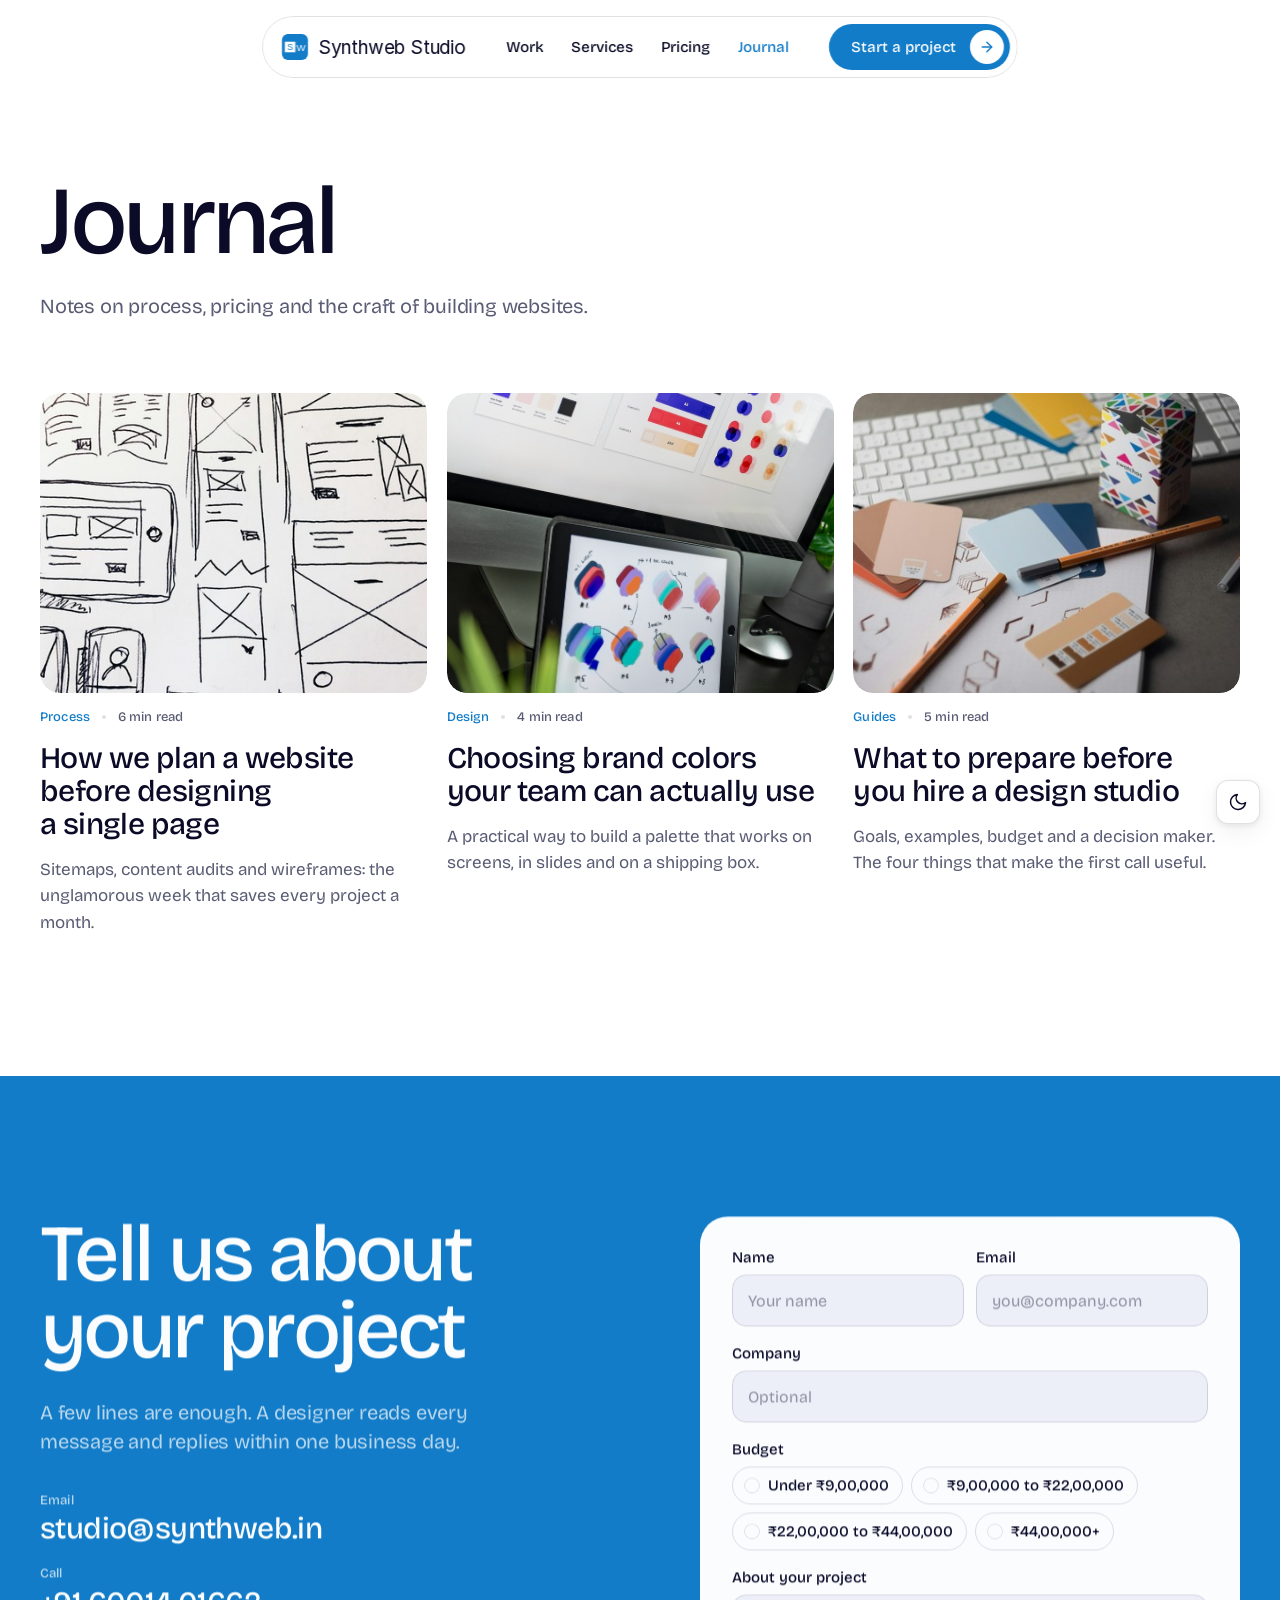
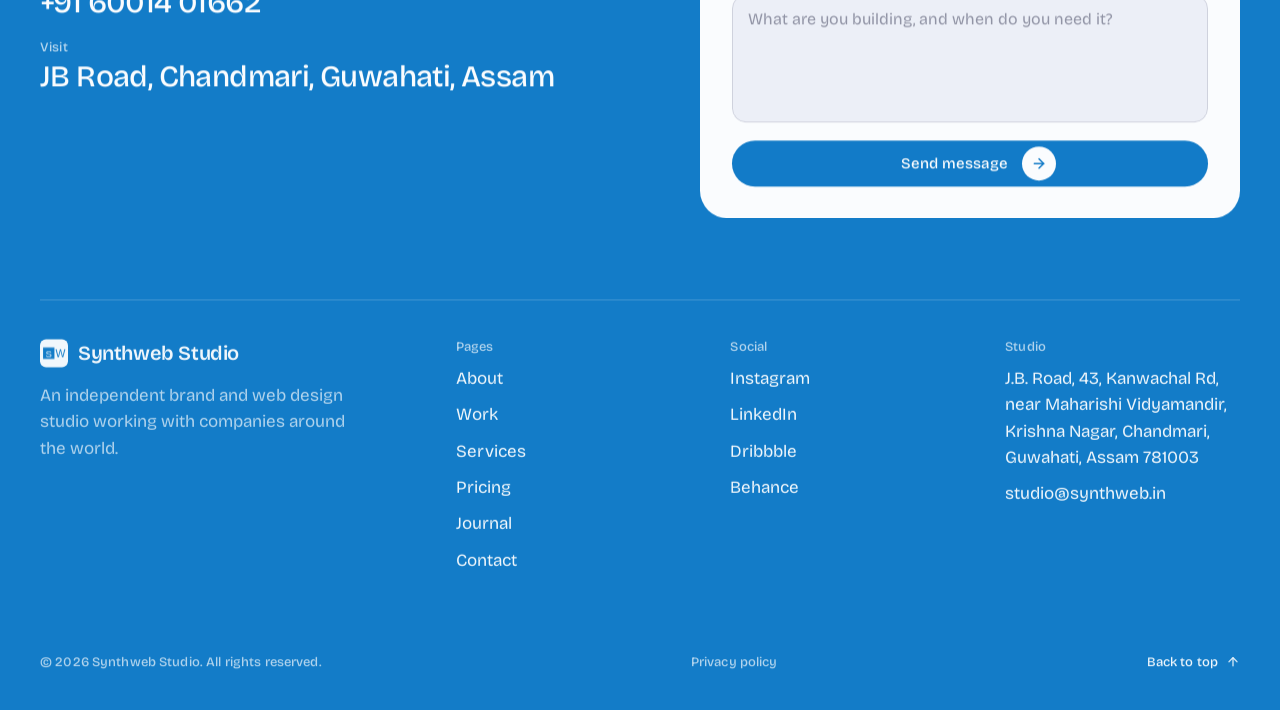
<file: copy-site/journal/index.html>
<!doctype html>
<!-- Published Nov 12, 2026, 4:36 AM UTC -->
<html dir="ltr">
<head><script>(function(){var p=location.pathname;if(p.endsWith("/index.html")){history.replaceState(null,"",p.slice(0,-10))}})()</script><script>(function(){document.addEventListener("click",function(e){if(e.defaultPrevented||e.button!==0||e.metaKey||e.ctrlKey||e.shiftKey||e.altKey)return;var a=e.target&&e.target.closest?e.target.closest("a[href]"):null;if(!a)return;if(a.target&&a.target!=="_self")return;if(a.hasAttribute("download"))return;var href=a.getAttribute("href")||"";if(href.charAt(0)==="#")return;var u;try{u=new URL(a.href,location.href)}catch(err){return}if(u.origin!==location.origin)return;if(u.pathname===location.pathname&&u.hash)return;e.preventDefault();e.stopPropagation();location.assign(u.href)},true)})()</script><script>(function(){var M={"/sites/2ArAI96iATie0Nq7a0bz7O/searchIndex-ILQpD8puKAuP.json":"assets/framerusercontent.com/sites/2ArAI96iATie0Nq7a0bz7O/searchIndex-ILQpD8puKAuP.json","/images/Eq1MB5tu81zn2HL8RyEHrOPfDE.png":"assets/framerusercontent.com/images/Eq1MB5tu81zn2HL8RyEHrOPfDE.png","/images/c2b4YKEXCAXzdoYCI9nOwo9dpmo.jpg":"assets/framerusercontent.com/images/c2b4YKEXCAXzdoYCI9nOwo9dpmo.jpg","/assets/5vvr9Vy74if2I6bQbJvbw7SY1pQ.woff2":"assets/framerusercontent.com/assets/5vvr9Vy74if2I6bQbJvbw7SY1pQ.woff2","/assets/EOr0mi4hNtlgWNn9if640EZzXCo.woff2":"assets/framerusercontent.com/assets/EOr0mi4hNtlgWNn9if640EZzXCo.woff2","/assets/Y9k9QrlZAqio88Klkmbd8VoMQc.woff2":"assets/framerusercontent.com/assets/Y9k9QrlZAqio88Klkmbd8VoMQc.woff2","/assets/OYrD2tBIBPvoJXiIHnLoOXnY9M.woff2":"assets/framerusercontent.com/assets/OYrD2tBIBPvoJXiIHnLoOXnY9M.woff2","/assets/JeYwfuaPfZHQhEG8U5gtPDZ7WQ.woff2":"assets/framerusercontent.com/assets/JeYwfuaPfZHQhEG8U5gtPDZ7WQ.woff2","/assets/GrgcKwrN6d3Uz8EwcLHZxwEfC4.woff2":"assets/framerusercontent.com/assets/GrgcKwrN6d3Uz8EwcLHZxwEfC4.woff2","/assets/b6Y37FthZeALduNqHicBT6FutY.woff2":"assets/framerusercontent.com/assets/b6Y37FthZeALduNqHicBT6FutY.woff2","/images/MSCX0lyVg1hBFcCPz8ich4jxug8.jpg?scale-down-to=1024&width=1600&height=2400":"assets/framerusercontent.com/images/MSCX0lyVg1hBFcCPz8ich4jxug8.03ndbrr.jpg","/images/MSCX0lyVg1hBFcCPz8ich4jxug8.jpg?scale-down-to=2048&width=1600&height=2400":"assets/framerusercontent.com/images/MSCX0lyVg1hBFcCPz8ich4jxug8.1mqsj04.jpg","/images/MSCX0lyVg1hBFcCPz8ich4jxug8.jpg?width=1600&height=2400":"assets/framerusercontent.com/images/MSCX0lyVg1hBFcCPz8ich4jxug8.1swt244.jpg","/images/zYb3I786sg0O2kFJRB92jqiKBNU.jpg?scale-down-to=1024&width=1600&height=2399":"assets/framerusercontent.com/images/zYb3I786sg0O2kFJRB92jqiKBNU.1guhmkc.jpg","/images/zYb3I786sg0O2kFJRB92jqiKBNU.jpg?scale-down-to=2048&width=1600&height=2399":"assets/framerusercontent.com/images/zYb3I786sg0O2kFJRB92jqiKBNU.0ogy40z.jpg","/images/zYb3I786sg0O2kFJRB92jqiKBNU.jpg?width=1600&height=2399":"assets/framerusercontent.com/images/zYb3I786sg0O2kFJRB92jqiKBNU.0umyn4z.jpg","/images/yND1bjuHS1nrGOcsN4K0n1FoE1Q.jpg?scale-down-to=1024&width=1600&height=2400":"assets/framerusercontent.com/images/yND1bjuHS1nrGOcsN4K0n1FoE1Q.03ndbrr.jpg","/images/yND1bjuHS1nrGOcsN4K0n1FoE1Q.jpg?scale-down-to=2048&width=1600&height=2400":"assets/framerusercontent.com/images/yND1bjuHS1nrGOcsN4K0n1FoE1Q.1mqsj04.jpg","/images/yND1bjuHS1nrGOcsN4K0n1FoE1Q.jpg?width=1600&height=2400":"assets/framerusercontent.com/images/yND1bjuHS1nrGOcsN4K0n1FoE1Q.1swt244.jpg","/images/9KYlCwRWSjsZLNkesvwAbVv9ZE.jpg?scale-down-to=512&width=1600&height=1067":"assets/framerusercontent.com/images/9KYlCwRWSjsZLNkesvwAbVv9ZE.0kfrfyu.jpg","/images/9KYlCwRWSjsZLNkesvwAbVv9ZE.jpg?scale-down-to=1024&width=1600&height=1067":"assets/framerusercontent.com/images/9KYlCwRWSjsZLNkesvwAbVv9ZE.0b4f8xz.jpg","/images/9KYlCwRWSjsZLNkesvwAbVv9ZE.jpg?width=1600&height=1067":"assets/framerusercontent.com/images/9KYlCwRWSjsZLNkesvwAbVv9ZE.1rbasq0.jpg","/images/Khl3oUctxWuugISVc6x6UZWOkQ.jpg?scale-down-to=512&width=1600&height=1067":"assets/framerusercontent.com/images/Khl3oUctxWuugISVc6x6UZWOkQ.0kfrfyu.jpg","/images/Khl3oUctxWuugISVc6x6UZWOkQ.jpg?scale-down-to=1024&width=1600&height=1067":"assets/framerusercontent.com/images/Khl3oUctxWuugISVc6x6UZWOkQ.0b4f8xz.jpg","/images/Khl3oUctxWuugISVc6x6UZWOkQ.jpg?width=1600&height=1067":"assets/framerusercontent.com/images/Khl3oUctxWuugISVc6x6UZWOkQ.1rbasq0.jpg","/images/C5rzhMrOhNQMYv56w5cURQIaQ68.jpg?scale-down-to=512&width=1600&height=1067":"assets/framerusercontent.com/images/C5rzhMrOhNQMYv56w5cURQIaQ68.0kfrfyu.jpg","/images/C5rzhMrOhNQMYv56w5cURQIaQ68.jpg?scale-down-to=1024&width=1600&height=1067":"assets/framerusercontent.com/images/C5rzhMrOhNQMYv56w5cURQIaQ68.0b4f8xz.jpg","/images/C5rzhMrOhNQMYv56w5cURQIaQ68.jpg?width=1600&height=1067":"assets/framerusercontent.com/images/C5rzhMrOhNQMYv56w5cURQIaQ68.1rbasq0.jpg","/images/NkPqzZTCly4NGptYppCnAHDDClw.jpg?scale-down-to=512&width=1600&height=1280":"assets/framerusercontent.com/images/NkPqzZTCly4NGptYppCnAHDDClw.1xhajtn.jpg","/images/NkPqzZTCly4NGptYppCnAHDDClw.jpg?scale-down-to=1024&width=1600&height=1280":"assets/framerusercontent.com/images/NkPqzZTCly4NGptYppCnAHDDClw.1uf14au.jpg","/images/NkPqzZTCly4NGptYppCnAHDDClw.jpg?width=1600&height=1280":"assets/framerusercontent.com/images/NkPqzZTCly4NGptYppCnAHDDClw.0cmliax.jpg","/images/EkdRMTzueyXxo9V8tpQkM5qEA.jpg?scale-down-to=1024&width=1600&height=2400":"assets/framerusercontent.com/images/EkdRMTzueyXxo9V8tpQkM5qEA.03ndbrr.jpg","/images/EkdRMTzueyXxo9V8tpQkM5qEA.jpg?scale-down-to=2048&width=1600&height=2400":"assets/framerusercontent.com/images/EkdRMTzueyXxo9V8tpQkM5qEA.1mqsj04.jpg","/images/EkdRMTzueyXxo9V8tpQkM5qEA.jpg?width=1600&height=2400":"assets/framerusercontent.com/images/EkdRMTzueyXxo9V8tpQkM5qEA.1swt244.jpg","/images/KV90NERW78XFHgqsXu8dQxn98.jpg?scale-down-to=512&width=1600&height=1005":"assets/framerusercontent.com/images/KV90NERW78XFHgqsXu8dQxn98.0kz5ir6.jpg","/images/KV90NERW78XFHgqsXu8dQxn98.jpg?scale-down-to=1024&width=1600&height=1005":"assets/framerusercontent.com/images/KV90NERW78XFHgqsXu8dQxn98.0ajuwyf.jpg","/images/KV90NERW78XFHgqsXu8dQxn98.jpg?width=1600&height=1005":"assets/framerusercontent.com/images/KV90NERW78XFHgqsXu8dQxn98.0r8k5jo.jpg","/images/ZYsgxr1S9Y4FRIvYUnMjmJHUK2g.jpg?scale-down-to=512&width=1600&height=1067":"assets/framerusercontent.com/images/ZYsgxr1S9Y4FRIvYUnMjmJHUK2g.0kfrfyu.jpg","/images/ZYsgxr1S9Y4FRIvYUnMjmJHUK2g.jpg?scale-down-to=1024&width=1600&height=1067":"assets/framerusercontent.com/images/ZYsgxr1S9Y4FRIvYUnMjmJHUK2g.0b4f8xz.jpg","/images/ZYsgxr1S9Y4FRIvYUnMjmJHUK2g.jpg?width=1600&height=1067":"assets/framerusercontent.com/images/ZYsgxr1S9Y4FRIvYUnMjmJHUK2g.1rbasq0.jpg","/assets/eZHAyXBkDbPb8zdSoA1l39sj6s.mp4":"assets/framerusercontent.com/assets/eZHAyXBkDbPb8zdSoA1l39sj6s.mp4","/images/eO3niYgxSl1WC6wmT819quRIAFs.jpeg?width=387&height=218":"assets/framerusercontent.com/images/eO3niYgxSl1WC6wmT819quRIAFs.0b6x1ny.jpeg","/images/bhQjujO5mGVsCvuOoa1KB25WVwo.jpg?scale-down-to=512&width=1600&height=900":"assets/framerusercontent.com/images/bhQjujO5mGVsCvuOoa1KB25WVwo.0p8ropn.jpg","/images/bhQjujO5mGVsCvuOoa1KB25WVwo.jpg?scale-down-to=1024&width=1600&height=900":"assets/framerusercontent.com/images/bhQjujO5mGVsCvuOoa1KB25WVwo.1sh2ucg.jpg","/images/bhQjujO5mGVsCvuOoa1KB25WVwo.jpg?width=1600&height=900":"assets/framerusercontent.com/images/bhQjujO5mGVsCvuOoa1KB25WVwo.02tlvqp.jpg","/images/Wxduz2oEWR6DqwIi6LA3gs3KhIY.jpg?scale-down-to=1024&width=1600&height=2400":"assets/framerusercontent.com/images/Wxduz2oEWR6DqwIi6LA3gs3KhIY.03ndbrr.jpg","/images/Wxduz2oEWR6DqwIi6LA3gs3KhIY.jpg?scale-down-to=2048&width=1600&height=2400":"assets/framerusercontent.com/images/Wxduz2oEWR6DqwIi6LA3gs3KhIY.1mqsj04.jpg","/images/Wxduz2oEWR6DqwIi6LA3gs3KhIY.jpg?width=1600&height=2400":"assets/framerusercontent.com/images/Wxduz2oEWR6DqwIi6LA3gs3KhIY.1swt244.jpg","/images/uKsNzDlesgeVtkKWotzbjECGZuc.jpg?scale-down-to=512&width=1600&height=1067":"assets/framerusercontent.com/images/uKsNzDlesgeVtkKWotzbjECGZuc.0kfrfyu.jpg","/images/uKsNzDlesgeVtkKWotzbjECGZuc.jpg?scale-down-to=1024&width=1600&height=1067":"assets/framerusercontent.com/images/uKsNzDlesgeVtkKWotzbjECGZuc.0b4f8xz.jpg","/images/uKsNzDlesgeVtkKWotzbjECGZuc.jpg?width=1600&height=1067":"assets/framerusercontent.com/images/uKsNzDlesgeVtkKWotzbjECGZuc.1rbasq0.jpg","/images/JPF5IwMCNkT3tcir0JN50QqGYnY.jpg?scale-down-to=1024&width=1600&height=2400":"assets/framerusercontent.com/images/JPF5IwMCNkT3tcir0JN50QqGYnY.03ndbrr.jpg","/images/JPF5IwMCNkT3tcir0JN50QqGYnY.jpg?scale-down-to=2048&width=1600&height=2400":"assets/framerusercontent.com/images/JPF5IwMCNkT3tcir0JN50QqGYnY.1mqsj04.jpg","/images/JPF5IwMCNkT3tcir0JN50QqGYnY.jpg?width=1600&height=2400":"assets/framerusercontent.com/images/JPF5IwMCNkT3tcir0JN50QqGYnY.1swt244.jpg","/images/vmfMxgpPpRLipYqSpH07KL04yZY.jpg?scale-down-to=512&width=1600&height=1064":"assets/framerusercontent.com/images/vmfMxgpPpRLipYqSpH07KL04yZY.0k5ru9v.jpg","/images/vmfMxgpPpRLipYqSpH07KL04yZY.jpg?scale-down-to=1024&width=1600&height=1064":"assets/framerusercontent.com/images/vmfMxgpPpRLipYqSpH07KL04yZY.0beeumy.jpg","/images/vmfMxgpPpRLipYqSpH07KL04yZY.jpg?width=1600&height=1064":"assets/framerusercontent.com/images/vmfMxgpPpRLipYqSpH07KL04yZY.1s59lsx.jpg","/images/JOA2ktE2ye2RW6MMLBV3OM7su8.jpg?scale-down-to=1024&width=1600&height=2000":"assets/framerusercontent.com/images/JOA2ktE2ye2RW6MMLBV3OM7su8.1m53ca3.jpg","/images/JOA2ktE2ye2RW6MMLBV3OM7su8.jpg?width=1600&height=2000":"assets/framerusercontent.com/images/JOA2ktE2ye2RW6MMLBV3OM7su8.1cgiync.jpg","/images/4UPhbjgJPxCdozVW0fcsYosMCw.jpg?scale-down-to=512&width=1600&height=1067":"assets/framerusercontent.com/images/4UPhbjgJPxCdozVW0fcsYosMCw.0kfrfyu.jpg","/images/4UPhbjgJPxCdozVW0fcsYosMCw.jpg?scale-down-to=1024&width=1600&height=1067":"assets/framerusercontent.com/images/4UPhbjgJPxCdozVW0fcsYosMCw.0b4f8xz.jpg","/images/4UPhbjgJPxCdozVW0fcsYosMCw.jpg?width=1600&height=1067":"assets/framerusercontent.com/images/4UPhbjgJPxCdozVW0fcsYosMCw.1rbasq0.jpg","/images/JCDk8i61Ec1N2laCFRxqdUPv0sM.svg?width=21&height=21":"assets/framerusercontent.com/images/JCDk8i61Ec1N2laCFRxqdUPv0sM.0ga0v4d.svg","/sites/2ArAI96iATie0Nq7a0bz7O/rolldown-runtime.Bi-D_2cA.mjs":"assets/framerusercontent.com/sites/2ArAI96iATie0Nq7a0bz7O/rolldown-runtime.Bi-D_2cA.mjs","/sites/2ArAI96iATie0Nq7a0bz7O/react.Dxe_2v0O.mjs":"assets/framerusercontent.com/sites/2ArAI96iATie0Nq7a0bz7O/react.Dxe_2v0O.mjs","/sites/2ArAI96iATie0Nq7a0bz7O/framer.D343beJu.mjs":"assets/framerusercontent.com/sites/2ArAI96iATie0Nq7a0bz7O/framer.D343beJu.mjs","/sites/2ArAI96iATie0Nq7a0bz7O/motion.De8sKx4K.mjs":"assets/framerusercontent.com/sites/2ArAI96iATie0Nq7a0bz7O/motion.De8sKx4K.mjs","/sites/2ArAI96iATie0Nq7a0bz7O/toplevel-deps.Cj0tPamj.mjs":"assets/framerusercontent.com/sites/2ArAI96iATie0Nq7a0bz7O/toplevel-deps.Cj0tPamj.mjs","/sites/2ArAI96iATie0Nq7a0bz7O/T4TuDFHoRUUhimhI7PSmsQnGbprTobs-TjrrTWm4wIk.BJcKeOZl.mjs":"assets/framerusercontent.com/sites/2ArAI96iATie0Nq7a0bz7O/T4TuDFHoRUUhimhI7PSmsQnGbprTobs-TjrrTWm4wIk.BJcKeOZl.mjs","/sites/2ArAI96iATie0Nq7a0bz7O/F_VopXVKs.FeZ-_tkR.mjs":"assets/framerusercontent.com/sites/2ArAI96iATie0Nq7a0bz7O/F_VopXVKs.FeZ-_tkR.mjs","/sites/2ArAI96iATie0Nq7a0bz7O/eapCpdoTf.B_7lUpVH.mjs":"assets/framerusercontent.com/sites/2ArAI96iATie0Nq7a0bz7O/eapCpdoTf.B_7lUpVH.mjs","/sites/2ArAI96iATie0Nq7a0bz7O/t6TivvVtE.CAlH2prJ.mjs":"assets/framerusercontent.com/sites/2ArAI96iATie0Nq7a0bz7O/t6TivvVtE.CAlH2prJ.mjs","/sites/2ArAI96iATie0Nq7a0bz7O/zkgGsEmwp.BlXqS9J1.mjs":"assets/framerusercontent.com/sites/2ArAI96iATie0Nq7a0bz7O/zkgGsEmwp.BlXqS9J1.mjs","/sites/2ArAI96iATie0Nq7a0bz7O/MyBFL6YHs.DWuJHyAK.mjs":"assets/framerusercontent.com/sites/2ArAI96iATie0Nq7a0bz7O/MyBFL6YHs.DWuJHyAK.mjs","/sites/2ArAI96iATie0Nq7a0bz7O/NR4DcViJA.BE7t8Yyc.mjs":"assets/framerusercontent.com/sites/2ArAI96iATie0Nq7a0bz7O/NR4DcViJA.BE7t8Yyc.mjs","/sites/2ArAI96iATie0Nq7a0bz7O/BETxnzJEd.B9X7d6MH.mjs":"assets/framerusercontent.com/sites/2ArAI96iATie0Nq7a0bz7O/BETxnzJEd.B9X7d6MH.mjs","/sites/2ArAI96iATie0Nq7a0bz7O/augiA20Il.DSKcAuhW.mjs":"assets/framerusercontent.com/sites/2ArAI96iATie0Nq7a0bz7O/augiA20Il.DSKcAuhW.mjs","/sites/2ArAI96iATie0Nq7a0bz7O/script_main.D7iqSCr-.mjs":"assets/framerusercontent.com/sites/2ArAI96iATie0Nq7a0bz7O/script_main.D7iqSCr-.mjs","/images/4eVJh8YU2K4qhPgOFMPqGH4ukI.jpg?scale-down-to=512&width=2000&height=1333":"assets/framerusercontent.com/images/4eVJh8YU2K4qhPgOFMPqGH4ukI.0fo2pbj.jpg","/images/4eVJh8YU2K4qhPgOFMPqGH4ukI.jpg?scale-down-to=1024&width=2000&height=1333":"assets/framerusercontent.com/images/4eVJh8YU2K4qhPgOFMPqGH4ukI.14q1vn6.jpg","/images/4eVJh8YU2K4qhPgOFMPqGH4ukI.jpg?width=2000&height=1333":"assets/framerusercontent.com/images/4eVJh8YU2K4qhPgOFMPqGH4ukI.1q6cqsl.jpg","/images/MYr8asP86YrwC2GtR7iPA0OPml8.jpg?scale-down-to=512&width=2000&height=1333":"assets/framerusercontent.com/images/MYr8asP86YrwC2GtR7iPA0OPml8.0fo2pbj.jpg","/images/MYr8asP86YrwC2GtR7iPA0OPml8.jpg?scale-down-to=1024&width=2000&height=1333":"assets/framerusercontent.com/images/MYr8asP86YrwC2GtR7iPA0OPml8.14q1vn6.jpg","/images/MYr8asP86YrwC2GtR7iPA0OPml8.jpg?width=2000&height=1333":"assets/framerusercontent.com/images/MYr8asP86YrwC2GtR7iPA0OPml8.1q6cqsl.jpg","/sites/2ArAI96iATie0Nq7a0bz7O/7E_jlR5hQwOcHlI2INNw65ZjVhChTckQioufig6kLdk.CmkKUnF7.mjs":"assets/framerusercontent.com/sites/2ArAI96iATie0Nq7a0bz7O/7E_jlR5hQwOcHlI2INNw65ZjVhChTckQioufig6kLdk.CmkKUnF7.mjs","/sites/2ArAI96iATie0Nq7a0bz7O/ERjsKQK4h.Cv5Jmnn7.mjs":"assets/framerusercontent.com/sites/2ArAI96iATie0Nq7a0bz7O/ERjsKQK4h.Cv5Jmnn7.mjs","/sites/2ArAI96iATie0Nq7a0bz7O/qrludsRfoXVNA_BmxRb0q-q38xBwIOk_xvLaJ4jsgqY.cFuMs66G.mjs":"assets/framerusercontent.com/sites/2ArAI96iATie0Nq7a0bz7O/qrludsRfoXVNA_BmxRb0q-q38xBwIOk_xvLaJ4jsgqY.cFuMs66G.mjs","/sites/2ArAI96iATie0Nq7a0bz7O/HvRMgxZGd.huGSY11h.mjs":"assets/framerusercontent.com/sites/2ArAI96iATie0Nq7a0bz7O/HvRMgxZGd.huGSY11h.mjs","/third-party-assets/fontshare/":"assets/framerusercontent.com/third-party-assets/fontshare/index","/sites/2ArAI96iATie0Nq7a0bz7O/chunk.B3RYC8bk.F9cnOaTI.mjs":"assets/framerusercontent.com/sites/2ArAI96iATie0Nq7a0bz7O/chunk.B3RYC8bk.F9cnOaTI.mjs","/assets/MLWPbW1dUQawJLhhun3dBwpgJak.mp4":"assets/framerusercontent.com/assets/MLWPbW1dUQawJLhhun3dBwpgJak.mp4","/images/5ILRvlYXf72kHSVHqpa3snGzjU.jpg":"assets/framerusercontent.com/images/5ILRvlYXf72kHSVHqpa3snGzjU.jpg","/modules/iNYmC0k7PoECgQGgNxrP/mHOFXw9asO0uWlfIylUL/NR4DcViJA.js":"assets/framerusercontent.com/modules/iNYmC0k7PoECgQGgNxrP/mHOFXw9asO0uWlfIylUL/NR4DcViJA.js","/modules/lVrztR58fwRqkYpI9qcA/ZqwiwMXB9jc6e52dPQcK/MyBFL6YHs.js":"assets/framerusercontent.com/modules/lVrztR58fwRqkYpI9qcA/ZqwiwMXB9jc6e52dPQcK/MyBFL6YHs.js","/sites/2ArAI96iATie0Nq7a0bz7O/W0b04Tf_-Xt8Xw1Ewj3HeCb6xYmlpS8zH7c_lBXZPKA.RzdTAvh6.mjs":"assets/framerusercontent.com/sites/2ArAI96iATie0Nq7a0bz7O/W0b04Tf_-Xt8Xw1Ewj3HeCb6xYmlpS8zH7c_lBXZPKA.RzdTAvh6.mjs","/sites/2ArAI96iATie0Nq7a0bz7O/oQcsVn_cNNtc-MgTPEXs2PXLG6kQ__Fk-QqDetEb8jo.C093EDhI.mjs":"assets/framerusercontent.com/sites/2ArAI96iATie0Nq7a0bz7O/oQcsVn_cNNtc-MgTPEXs2PXLG6kQ__Fk-QqDetEb8jo.C093EDhI.mjs","/sites/2ArAI96iATie0Nq7a0bz7O/X23axG5CbkCFLIQaJzI4jS1Wl31SrVnH-T_oIZI59UQ.BUzRw9fd.mjs":"assets/framerusercontent.com/sites/2ArAI96iATie0Nq7a0bz7O/X23axG5CbkCFLIQaJzI4jS1Wl31SrVnH-T_oIZI59UQ.BUzRw9fd.mjs","/sites/2ArAI96iATie0Nq7a0bz7O/AsTMB6S9jo0iOTBUBE3_JvnmOW3Ux3652NEiteRMBec.o1R7YsVw.mjs":"assets/framerusercontent.com/sites/2ArAI96iATie0Nq7a0bz7O/AsTMB6S9jo0iOTBUBE3_JvnmOW3Ux3652NEiteRMBec.o1R7YsVw.mjs","/sites/2ArAI96iATie0Nq7a0bz7O/3Oghsj14X8TXtURJhbNn6PY6Rknflqiee3yk972SWdo.CNIv9liF.mjs":"assets/framerusercontent.com/sites/2ArAI96iATie0Nq7a0bz7O/3Oghsj14X8TXtURJhbNn6PY6Rknflqiee3yk972SWdo.CNIv9liF.mjs","/sites/2ArAI96iATie0Nq7a0bz7O/XdHAPzpKd_Vd6ShUetiuv4j1zcNKcYkw_3-zFhcGka0.DLSx8yfJ.mjs":"assets/framerusercontent.com/sites/2ArAI96iATie0Nq7a0bz7O/XdHAPzpKd_Vd6ShUetiuv4j1zcNKcYkw_3-zFhcGka0.DLSx8yfJ.mjs","/sites/2ArAI96iATie0Nq7a0bz7O/D1lzvKYidAc2T1kf1yHWlO21sXeitriHpMa8GSUhCu4.D8o5Lyxq.mjs":"assets/framerusercontent.com/sites/2ArAI96iATie0Nq7a0bz7O/D1lzvKYidAc2T1kf1yHWlO21sXeitriHpMa8GSUhCu4.D8o5Lyxq.mjs","/sites/2ArAI96iATie0Nq7a0bz7O/AOOAEglfwDeIvUcS_4SN81doiALaAfyjx5eS5X3JOTA.CmvFIPx8.mjs":"assets/framerusercontent.com/sites/2ArAI96iATie0Nq7a0bz7O/AOOAEglfwDeIvUcS_4SN81doiALaAfyjx5eS5X3JOTA.CmvFIPx8.mjs","/sites/2ArAI96iATie0Nq7a0bz7O/tkkAvdjyqjAKGZrUJYmtoTp4snXles-vklvqOPzKxSQ.4vE90uKj.mjs":"assets/framerusercontent.com/sites/2ArAI96iATie0Nq7a0bz7O/tkkAvdjyqjAKGZrUJYmtoTp4snXles-vklvqOPzKxSQ.4vE90uKj.mjs","/sites/2ArAI96iATie0Nq7a0bz7O/riI6CdNsYussGoPiyaZ5brT-W8Sx5lBDmC9WtcT_wj8.DK6OvlnX.mjs":"assets/framerusercontent.com/sites/2ArAI96iATie0Nq7a0bz7O/riI6CdNsYussGoPiyaZ5brT-W8Sx5lBDmC9WtcT_wj8.DK6OvlnX.mjs","/sites/2ArAI96iATie0Nq7a0bz7O/7sv8ot3V4hm8x8cXut72wxJ-56dJwA5AiI6L7WYZ3a8.DSLhgasP.mjs":"assets/framerusercontent.com/sites/2ArAI96iATie0Nq7a0bz7O/7sv8ot3V4hm8x8cXut72wxJ-56dJwA5AiI6L7WYZ3a8.DSLhgasP.mjs","/sites/2ArAI96iATie0Nq7a0bz7O/PX9hIOIVM.NnollcY0.mjs":"assets/framerusercontent.com/sites/2ArAI96iATie0Nq7a0bz7O/PX9hIOIVM.NnollcY0.mjs","/modules/iNYmC0k7PoECgQGgNxrP/mHOFXw9asO0uWlfIylUL/NR4DcViJA-0.js":"assets/framerusercontent.com/modules/iNYmC0k7PoECgQGgNxrP/mHOFXw9asO0uWlfIylUL/NR4DcViJA-0.js","/modules/iNYmC0k7PoECgQGgNxrP/mHOFXw9asO0uWlfIylUL/NR4DcViJA-1.js":"assets/framerusercontent.com/modules/iNYmC0k7PoECgQGgNxrP/mHOFXw9asO0uWlfIylUL/NR4DcViJA-1.js","/modules/lVrztR58fwRqkYpI9qcA/ZqwiwMXB9jc6e52dPQcK/MyBFL6YHs-0.js":"assets/framerusercontent.com/modules/lVrztR58fwRqkYpI9qcA/ZqwiwMXB9jc6e52dPQcK/MyBFL6YHs-0.js","/modules/lVrztR58fwRqkYpI9qcA/ZqwiwMXB9jc6e52dPQcK/MyBFL6YHs-1.js":"assets/framerusercontent.com/modules/lVrztR58fwRqkYpI9qcA/ZqwiwMXB9jc6e52dPQcK/MyBFL6YHs-1.js","/sites/2ArAI96iATie0Nq7a0bz7O/n6bWHuIKN.DjrZMLtU.mjs":"assets/framerusercontent.com/sites/2ArAI96iATie0Nq7a0bz7O/n6bWHuIKN.DjrZMLtU.mjs","/sites/2ArAI96iATie0Nq7a0bz7O/orE86gpkd.BEcEcR6y.mjs":"assets/framerusercontent.com/sites/2ArAI96iATie0Nq7a0bz7O/orE86gpkd.BEcEcR6y.mjs","/sites/2ArAI96iATie0Nq7a0bz7O/v_QZ4UYK9.DoWh8J_f.mjs":"assets/framerusercontent.com/sites/2ArAI96iATie0Nq7a0bz7O/v_QZ4UYK9.DoWh8J_f.mjs","/sites/2ArAI96iATie0Nq7a0bz7O/SbDczYytl.CvNT4hzn.mjs":"assets/framerusercontent.com/sites/2ArAI96iATie0Nq7a0bz7O/SbDczYytl.CvNT4hzn.mjs","/modules/g9KbJ0tOaD9yFOGDoaPQ/PSdOxnKUvX5SQNHBgYVp/nhj5hmDTI.js":"assets/framerusercontent.com/modules/g9KbJ0tOaD9yFOGDoaPQ/PSdOxnKUvX5SQNHBgYVp/nhj5hmDTI.js","/images/qqu8f1qixZkaZ2pIZb7HR9TaUoo.jpg?width=2400&height=1600":"assets/framerusercontent.com/images/qqu8f1qixZkaZ2pIZb7HR9TaUoo.1gjfbmc.jpg","/images/qqu8f1qixZkaZ2pIZb7HR9TaUoo.jpg?scale-down-to=512&width=2400&height=1600":"assets/framerusercontent.com/images/qqu8f1qixZkaZ2pIZb7HR9TaUoo.1geo31a.jpg","/images/qqu8f1qixZkaZ2pIZb7HR9TaUoo.jpg?scale-down-to=1024&width=2400&height=1600":"assets/framerusercontent.com/images/qqu8f1qixZkaZ2pIZb7HR9TaUoo.030fh33.jpg","/images/qqu8f1qixZkaZ2pIZb7HR9TaUoo.jpg?scale-down-to=2048&width=2400&height=1600":"assets/framerusercontent.com/images/qqu8f1qixZkaZ2pIZb7HR9TaUoo.1ss8jis.jpg","/sites/2ArAI96iATie0Nq7a0bz7O/eEqbVZfuh.DgKE2DCp.mjs":"assets/framerusercontent.com/sites/2ArAI96iATie0Nq7a0bz7O/eEqbVZfuh.DgKE2DCp.mjs","/sites/2ArAI96iATie0Nq7a0bz7O/lQ9fouf9L.BUVptOtg.mjs":"assets/framerusercontent.com/sites/2ArAI96iATie0Nq7a0bz7O/lQ9fouf9L.BUVptOtg.mjs","/sites/2ArAI96iATie0Nq7a0bz7O/MRp3P10aE.B8b_Lp0V.mjs":"assets/framerusercontent.com/sites/2ArAI96iATie0Nq7a0bz7O/MRp3P10aE.B8b_Lp0V.mjs","/sites/2ArAI96iATie0Nq7a0bz7O/QWXAD4Ke4.D-KimxWr.mjs":"assets/framerusercontent.com/sites/2ArAI96iATie0Nq7a0bz7O/QWXAD4Ke4.D-KimxWr.mjs","/sites/2ArAI96iATie0Nq7a0bz7O/RooGxIFZn.ROIXVV84.mjs":"assets/framerusercontent.com/sites/2ArAI96iATie0Nq7a0bz7O/RooGxIFZn.ROIXVV84.mjs","/sites/2ArAI96iATie0Nq7a0bz7O/Wt19nPOoX.NNgjMQxf.mjs":"assets/framerusercontent.com/sites/2ArAI96iATie0Nq7a0bz7O/Wt19nPOoX.NNgjMQxf.mjs","/modules/g9KbJ0tOaD9yFOGDoaPQ/PSdOxnKUvX5SQNHBgYVp/nhj5hmDTI-0.js":"assets/framerusercontent.com/modules/g9KbJ0tOaD9yFOGDoaPQ/PSdOxnKUvX5SQNHBgYVp/nhj5hmDTI-0.js","/modules/g9KbJ0tOaD9yFOGDoaPQ/PSdOxnKUvX5SQNHBgYVp/nhj5hmDTI-1.js":"assets/framerusercontent.com/modules/g9KbJ0tOaD9yFOGDoaPQ/PSdOxnKUvX5SQNHBgYVp/nhj5hmDTI-1.js","/chunk-HA3TJUCE.mjs":"assets/app.framerstatic.com/chunk-HA3TJUCE.mjs","/chunk-BEAJFPMP.mjs":"assets/app.framerstatic.com/chunk-BEAJFPMP.mjs","/chunk-WOEOGJ2W.mjs":"assets/app.framerstatic.com/chunk-WOEOGJ2W.mjs","/chunk-YRQ7G4QH.mjs":"assets/app.framerstatic.com/chunk-YRQ7G4QH.mjs","/chunk-WLHSDIGQ.mjs":"assets/app.framerstatic.com/chunk-WLHSDIGQ.mjs","/editorbar.4DFCQCIW.mjs":"assets/app.framerstatic.com/editorbar.4DFCQCIW.mjs","/EditButton-227NNV4G.mjs":"assets/app.framerstatic.com/EditButton-227NNV4G.mjs","/editorbar.3GJJZ2R5.css":"assets/app.framerstatic.com/editorbar.3GJJZ2R5.css","/render-BY2SDDZV.mjs":"assets/app.framerstatic.com/render-BY2SDDZV.mjs","/chunk-CWW34QJ3.mjs":"assets/app.framerstatic.com/chunk-CWW34QJ3.mjs","/chunk-VBZCBXKF.mjs":"assets/app.framerstatic.com/chunk-VBZCBXKF.mjs","/chunk-7DBGLLXP.mjs":"assets/app.framerstatic.com/chunk-7DBGLLXP.mjs","/chunk-OHX4RW3Q.mjs":"assets/app.framerstatic.com/chunk-OHX4RW3Q.mjs","/chunk-EM7KA5NT.mjs":"assets/app.framerstatic.com/chunk-EM7KA5NT.mjs","/chunk-XS5L6HRA.mjs":"assets/app.framerstatic.com/chunk-XS5L6HRA.mjs","/chunk-ZW6XFWLF.mjs":"assets/app.framerstatic.com/chunk-ZW6XFWLF.mjs","/chunk-ZZDCAJZQ.mjs":"assets/app.framerstatic.com/chunk-ZZDCAJZQ.mjs","/chunk-ZQK3XPHL.mjs":"assets/app.framerstatic.com/chunk-ZQK3XPHL.mjs","/chunk-7MUI3NN4.mjs":"assets/app.framerstatic.com/chunk-7MUI3NN4.mjs","/chunk-M3P5BRK5.mjs":"assets/app.framerstatic.com/chunk-M3P5BRK5.mjs","/chunk-SCCCCPCG.mjs":"assets/app.framerstatic.com/chunk-SCCCCPCG.mjs","/chunk-RKQWNHBD.mjs":"assets/app.framerstatic.com/chunk-RKQWNHBD.mjs","/chunk-3KCEPYAN.mjs":"assets/app.framerstatic.com/chunk-3KCEPYAN.mjs","/chunk-5T53KDGV.mjs":"assets/app.framerstatic.com/chunk-5T53KDGV.mjs","/chunk-D3BIVQHH.mjs":"assets/app.framerstatic.com/chunk-D3BIVQHH.mjs","/chunk-L7ZLT4MQ.mjs":"assets/app.framerstatic.com/chunk-L7ZLT4MQ.mjs","/chunk-D3JKSHJ4.mjs":"assets/app.framerstatic.com/chunk-D3JKSHJ4.mjs","/chunk-YKQPZTUX.mjs":"assets/app.framerstatic.com/chunk-YKQPZTUX.mjs","/chunk-SNDPEIEM.mjs":"assets/app.framerstatic.com/chunk-SNDPEIEM.mjs","/chunk-U4ASO6E4.mjs":"assets/app.framerstatic.com/chunk-U4ASO6E4.mjs","/chunk-XWVU6VJ4.mjs":"assets/app.framerstatic.com/chunk-XWVU6VJ4.mjs","/chunk-HKZYUE72.mjs":"assets/app.framerstatic.com/chunk-HKZYUE72.mjs","/chunk-SZKIUQEB.mjs":"assets/app.framerstatic.com/chunk-SZKIUQEB.mjs","/chunk-SAZULEG5.mjs":"assets/app.framerstatic.com/chunk-SAZULEG5.mjs","/chunk-HCIIDJY3.mjs":"assets/app.framerstatic.com/chunk-HCIIDJY3.mjs","/chunk-V3C5CSFI.mjs":"assets/app.framerstatic.com/chunk-V3C5CSFI.mjs","/chunk-NJBD7IX3.mjs":"assets/app.framerstatic.com/chunk-NJBD7IX3.mjs","/chunk-WSAXTMTH.mjs":"assets/app.framerstatic.com/chunk-WSAXTMTH.mjs","/chunk-OQ4RZP7B.mjs":"assets/app.framerstatic.com/chunk-OQ4RZP7B.mjs","/chunk-FIJLBKPU.mjs":"assets/app.framerstatic.com/chunk-FIJLBKPU.mjs","/chunk-OUQ7QHER.mjs":"assets/app.framerstatic.com/chunk-OUQ7QHER.mjs","/chunk-N4BXE2AG.mjs":"assets/app.framerstatic.com/chunk-N4BXE2AG.mjs","/chunk-EZVQIKVC.mjs":"assets/app.framerstatic.com/chunk-EZVQIKVC.mjs","/chunk-7JR7K2ZY.mjs":"assets/app.framerstatic.com/chunk-7JR7K2ZY.mjs","/chunk-Q652OIYH.mjs":"assets/app.framerstatic.com/chunk-Q652OIYH.mjs","/chunk-E2B4PANW.mjs":"assets/app.framerstatic.com/chunk-E2B4PANW.mjs","/chunk-MBXHKBEW.mjs":"assets/app.framerstatic.com/chunk-MBXHKBEW.mjs","/chunk-NU7BJZ44.mjs":"assets/app.framerstatic.com/chunk-NU7BJZ44.mjs","/chunk-XPWZ44N2.mjs":"assets/app.framerstatic.com/chunk-XPWZ44N2.mjs","/chunk-73DCT4FW.mjs":"assets/app.framerstatic.com/chunk-73DCT4FW.mjs","/chunk-DVLP366F.mjs":"assets/app.framerstatic.com/chunk-DVLP366F.mjs","/chunk-I4WV5YGI.mjs":"assets/app.framerstatic.com/chunk-I4WV5YGI.mjs","/chunk-EZMDKA7N.mjs":"assets/app.framerstatic.com/chunk-EZMDKA7N.mjs","/chunk-G4XUWRQW.mjs":"assets/app.framerstatic.com/chunk-G4XUWRQW.mjs","/chunk-XIJRKGRM.mjs":"assets/app.framerstatic.com/chunk-XIJRKGRM.mjs","/chunk-X3G2FYTS.mjs":"assets/app.framerstatic.com/chunk-X3G2FYTS.mjs","/chunk-AYYBTPZU.mjs":"assets/app.framerstatic.com/chunk-AYYBTPZU.mjs","/chunk-DHZWEIEI.mjs":"assets/app.framerstatic.com/chunk-DHZWEIEI.mjs","/chunk-U3YQ76FM.mjs":"assets/app.framerstatic.com/chunk-U3YQ76FM.mjs","/chunk-3DNUOPSK.mjs":"assets/app.framerstatic.com/chunk-3DNUOPSK.mjs","/chunk-STDMHL4N.mjs":"assets/app.framerstatic.com/chunk-STDMHL4N.mjs","/chunk-FUQZY6JN.mjs":"assets/app.framerstatic.com/chunk-FUQZY6JN.mjs","/chunk-PLZKQ22A.mjs":"assets/app.framerstatic.com/chunk-PLZKQ22A.mjs","/chunk-BKAP4O2Z.mjs":"assets/app.framerstatic.com/chunk-BKAP4O2Z.mjs","/chunk-A5RTGR4E.mjs":"assets/app.framerstatic.com/chunk-A5RTGR4E.mjs","/chunk-IAW7TGBB.mjs":"assets/app.framerstatic.com/chunk-IAW7TGBB.mjs","/chunk-4AVC7BFE.mjs":"assets/app.framerstatic.com/chunk-4AVC7BFE.mjs","/chunk-LPFDD5I5.mjs":"assets/app.framerstatic.com/chunk-LPFDD5I5.mjs","/chunk-BLSKQ6TG.mjs":"assets/app.framerstatic.com/chunk-BLSKQ6TG.mjs","/chunk-5J75RUHV.mjs":"assets/app.framerstatic.com/chunk-5J75RUHV.mjs","/chunk-5PRTUGBU.mjs":"assets/app.framerstatic.com/chunk-5PRTUGBU.mjs","/chunk-VBCXFFMV.mjs":"assets/app.framerstatic.com/chunk-VBCXFFMV.mjs","/chunk-EHVYGNVJ.mjs":"assets/app.framerstatic.com/chunk-EHVYGNVJ.mjs","/chunk-ETFKW367.mjs":"assets/app.framerstatic.com/chunk-ETFKW367.mjs","/chunk-6MAAPGOI.mjs":"assets/app.framerstatic.com/chunk-6MAAPGOI.mjs","/chunk-Y5BW3A3D.mjs":"assets/app.framerstatic.com/chunk-Y5BW3A3D.mjs","/chunk-GHARU3XL.mjs":"assets/app.framerstatic.com/chunk-GHARU3XL.mjs","/chunk-XNZRDAH2.mjs":"assets/app.framerstatic.com/chunk-XNZRDAH2.mjs","/chunk-G3F5OAEY.mjs":"assets/app.framerstatic.com/chunk-G3F5OAEY.mjs","/chunk-B3TYA24A.mjs":"assets/app.framerstatic.com/chunk-B3TYA24A.mjs","/chunk-TRZ6J3BA.mjs":"assets/app.framerstatic.com/chunk-TRZ6J3BA.mjs","/chunk-HQMZV6DP.mjs":"assets/app.framerstatic.com/chunk-HQMZV6DP.mjs","/chunk-N2DJHBJE.mjs":"assets/app.framerstatic.com/chunk-N2DJHBJE.mjs","/chunk-Y55C467E.mjs":"assets/app.framerstatic.com/chunk-Y55C467E.mjs","/chunk-RDLE5VXU.mjs":"assets/app.framerstatic.com/chunk-RDLE5VXU.mjs","/chunk-H4YK6DGN.mjs":"assets/app.framerstatic.com/chunk-H4YK6DGN.mjs","/chunk-QVDGMSWL.mjs":"assets/app.framerstatic.com/chunk-QVDGMSWL.mjs","/chunk-XFC6OVIX.mjs":"assets/app.framerstatic.com/chunk-XFC6OVIX.mjs","/chunk-RYFGM7EN.mjs":"assets/app.framerstatic.com/chunk-RYFGM7EN.mjs","/chunk-65U5SPEK.mjs":"assets/app.framerstatic.com/chunk-65U5SPEK.mjs","/chunk-4GL23XDC.mjs":"assets/app.framerstatic.com/chunk-4GL23XDC.mjs","/chunk-YRMU3KWW.mjs":"assets/app.framerstatic.com/chunk-YRMU3KWW.mjs","/chunk-WBRHMFUJ.mjs":"assets/app.framerstatic.com/chunk-WBRHMFUJ.mjs","/chunk-L2QYKMOJ.mjs":"assets/app.framerstatic.com/chunk-L2QYKMOJ.mjs","/chunk-RKZDHOKW.mjs":"assets/app.framerstatic.com/chunk-RKZDHOKW.mjs","/chunk-AJIMWAN7.mjs":"assets/app.framerstatic.com/chunk-AJIMWAN7.mjs","/chunk-NV34DTUJ.mjs":"assets/app.framerstatic.com/chunk-NV34DTUJ.mjs","/chunk-JS36VDNW.mjs":"assets/app.framerstatic.com/chunk-JS36VDNW.mjs","/chunk-EWA2EBC5.mjs":"assets/app.framerstatic.com/chunk-EWA2EBC5.mjs","/chunk-IZL72G7I.mjs":"assets/app.framerstatic.com/chunk-IZL72G7I.mjs","/chunk-5Y36GTP3.mjs":"assets/app.framerstatic.com/chunk-5Y36GTP3.mjs","/chunk-MYSAMYRY.mjs":"assets/app.framerstatic.com/chunk-MYSAMYRY.mjs","/chunk-D3SZBJZX.mjs":"assets/app.framerstatic.com/chunk-D3SZBJZX.mjs","/chunk-5DCEEQ6D.mjs":"assets/app.framerstatic.com/chunk-5DCEEQ6D.mjs","/chunk-JAOUGGNZ.mjs":"assets/app.framerstatic.com/chunk-JAOUGGNZ.mjs","/chunk-NQ335YAK.mjs":"assets/app.framerstatic.com/chunk-NQ335YAK.mjs","/chunk-OHOJPCGH.mjs":"assets/app.framerstatic.com/chunk-OHOJPCGH.mjs","/chunk-ALVCB5TA.mjs":"assets/app.framerstatic.com/chunk-ALVCB5TA.mjs","/chunk-LB6X3CLW.mjs":"assets/app.framerstatic.com/chunk-LB6X3CLW.mjs","/chunk-A3YWU7XQ.mjs":"assets/app.framerstatic.com/chunk-A3YWU7XQ.mjs","/chunk-2Z4UPA7G.mjs":"assets/app.framerstatic.com/chunk-2Z4UPA7G.mjs","/chunk-VN5QANGY.mjs":"assets/app.framerstatic.com/chunk-VN5QANGY.mjs","/chunk-YY75G3LC.mjs":"assets/app.framerstatic.com/chunk-YY75G3LC.mjs","/chunk-OGQCKB6U.mjs":"assets/app.framerstatic.com/chunk-OGQCKB6U.mjs","/chunk-3LMQFMLD.mjs":"assets/app.framerstatic.com/chunk-3LMQFMLD.mjs","/chunk-SHT3VXOD.mjs":"assets/app.framerstatic.com/chunk-SHT3VXOD.mjs","/chunk-UZRVONFZ.mjs":"assets/app.framerstatic.com/chunk-UZRVONFZ.mjs","/chunk-RGWQMHLT.mjs":"assets/app.framerstatic.com/chunk-RGWQMHLT.mjs","/chunk-SZS3WIQM.mjs":"assets/app.framerstatic.com/chunk-SZS3WIQM.mjs","/chunk-47P32JLD.mjs":"assets/app.framerstatic.com/chunk-47P32JLD.mjs","/chunk-DKOY5MGB.mjs":"assets/app.framerstatic.com/chunk-DKOY5MGB.mjs","/chunk-WPWSHZF5.mjs":"assets/app.framerstatic.com/chunk-WPWSHZF5.mjs","/chunk-YT5HHZEW.mjs":"assets/app.framerstatic.com/chunk-YT5HHZEW.mjs","/chunk-G3KF7MVA.mjs":"assets/app.framerstatic.com/chunk-G3KF7MVA.mjs","/chunk-UQNOVFKE.mjs":"assets/app.framerstatic.com/chunk-UQNOVFKE.mjs","/chunk-K6L5GVTR.mjs":"assets/app.framerstatic.com/chunk-K6L5GVTR.mjs","/chunk-JX7WNZ5U.mjs":"assets/app.framerstatic.com/chunk-JX7WNZ5U.mjs","/chunk-P6Q3LWLD.mjs":"assets/app.framerstatic.com/chunk-P6Q3LWLD.mjs","/chunk-5G2HZT27.mjs":"assets/app.framerstatic.com/chunk-5G2HZT27.mjs","/chunk-LJSYJA5R.mjs":"assets/app.framerstatic.com/chunk-LJSYJA5R.mjs","/chunk-ZTQB6DUH.mjs":"assets/app.framerstatic.com/chunk-ZTQB6DUH.mjs","/chunk-3DQKYUV3.mjs":"assets/app.framerstatic.com/chunk-3DQKYUV3.mjs","/chunk-SU4SI2M7.mjs":"assets/app.framerstatic.com/chunk-SU4SI2M7.mjs","/chunk-MZA35YLG.mjs":"assets/app.framerstatic.com/chunk-MZA35YLG.mjs","/chunk-PP2DUQOO.mjs":"assets/app.framerstatic.com/chunk-PP2DUQOO.mjs","/chunk-YDB3WGWT.mjs":"assets/app.framerstatic.com/chunk-YDB3WGWT.mjs","/chunk-4FQKB7CX.mjs":"assets/app.framerstatic.com/chunk-4FQKB7CX.mjs","/chunk-P7RVVTNH.mjs":"assets/app.framerstatic.com/chunk-P7RVVTNH.mjs","/chunk-DWEQS5LX.mjs":"assets/app.framerstatic.com/chunk-DWEQS5LX.mjs","/chunk-ZKU4JYDV.mjs":"assets/app.framerstatic.com/chunk-ZKU4JYDV.mjs","/chunk-DOR2S6F2.mjs":"assets/app.framerstatic.com/chunk-DOR2S6F2.mjs","/chunk-PLDBWJRM.mjs":"assets/app.framerstatic.com/chunk-PLDBWJRM.mjs","/chunk-VN6YIE5J.mjs":"assets/app.framerstatic.com/chunk-VN6YIE5J.mjs","/chunk-DGUFEM7F.mjs":"assets/app.framerstatic.com/chunk-DGUFEM7F.mjs","/chunk-MNOKTNLN.mjs":"assets/app.framerstatic.com/chunk-MNOKTNLN.mjs","/chunk-2VOPMNAZ.mjs":"assets/app.framerstatic.com/chunk-2VOPMNAZ.mjs","/chunk-VD6KMVU6.mjs":"assets/app.framerstatic.com/chunk-VD6KMVU6.mjs","/chunk-TS24LVSZ.mjs":"assets/app.framerstatic.com/chunk-TS24LVSZ.mjs","/chunk-37VDV4ZY.mjs":"assets/app.framerstatic.com/chunk-37VDV4ZY.mjs","/chunk-ZN6XA7TQ.mjs":"assets/app.framerstatic.com/chunk-ZN6XA7TQ.mjs","/chunk-RM2JK3Y4.mjs":"assets/app.framerstatic.com/chunk-RM2JK3Y4.mjs","/chunk-LIDS3ULD.mjs":"assets/app.framerstatic.com/chunk-LIDS3ULD.mjs","/chunk-6NBXXARJ.mjs":"assets/app.framerstatic.com/chunk-6NBXXARJ.mjs","/chunk-3JXINZRV.mjs":"assets/app.framerstatic.com/chunk-3JXINZRV.mjs","/chunk-NE7QY5CX.mjs":"assets/app.framerstatic.com/chunk-NE7QY5CX.mjs","/chunk-HQ4NG2IW.mjs":"assets/app.framerstatic.com/chunk-HQ4NG2IW.mjs","/chunk-VCWIPU3X.mjs":"assets/app.framerstatic.com/chunk-VCWIPU3X.mjs","/chunk-GJJIDCYW.mjs":"assets/app.framerstatic.com/chunk-GJJIDCYW.mjs","/chunk-AZXT5MI7.mjs":"assets/app.framerstatic.com/chunk-AZXT5MI7.mjs","/chunk-4HRYW54D.mjs":"assets/app.framerstatic.com/chunk-4HRYW54D.mjs","/chunk-VTTLLOMF.mjs":"assets/app.framerstatic.com/chunk-VTTLLOMF.mjs","/chunk-SJ5ZASSS.mjs":"assets/app.framerstatic.com/chunk-SJ5ZASSS.mjs","/chunk-MTSPY7QT.mjs":"assets/app.framerstatic.com/chunk-MTSPY7QT.mjs","/chunk-VW2PG5NQ.mjs":"assets/app.framerstatic.com/chunk-VW2PG5NQ.mjs","/chunk-VZLWD7AR.mjs":"assets/app.framerstatic.com/chunk-VZLWD7AR.mjs","/chunk-5JXGSRPG.mjs":"assets/app.framerstatic.com/chunk-5JXGSRPG.mjs","/chunk-MJKUC5N4.mjs":"assets/app.framerstatic.com/chunk-MJKUC5N4.mjs","/chunk-KN4UVSHF.mjs":"assets/app.framerstatic.com/chunk-KN4UVSHF.mjs","/chunk-3PIOJLHR.mjs":"assets/app.framerstatic.com/chunk-3PIOJLHR.mjs","/chunk-EKYJNLIX.mjs":"assets/app.framerstatic.com/chunk-EKYJNLIX.mjs","/chunk-FQPYCP3N.mjs":"assets/app.framerstatic.com/chunk-FQPYCP3N.mjs","/chunk-YS3B4HMG.mjs":"assets/app.framerstatic.com/chunk-YS3B4HMG.mjs","/chunk-7WJ42D6X.mjs":"assets/app.framerstatic.com/chunk-7WJ42D6X.mjs","/chunk-KO4U3KEX.mjs":"assets/app.framerstatic.com/chunk-KO4U3KEX.mjs","/chunk-R3RMO3B5.mjs":"assets/app.framerstatic.com/chunk-R3RMO3B5.mjs","/chunk-P5P54LX6.mjs":"assets/app.framerstatic.com/chunk-P5P54LX6.mjs","/chunk-OVG5WNNY.mjs":"assets/app.framerstatic.com/chunk-OVG5WNNY.mjs","/chunk-OPXUE75P.mjs":"assets/app.framerstatic.com/chunk-OPXUE75P.mjs","/chunk-3DO2FQVH.mjs":"assets/app.framerstatic.com/chunk-3DO2FQVH.mjs","/chunk-XNIFBQQE.mjs":"assets/app.framerstatic.com/chunk-XNIFBQQE.mjs","/chunk-JR43VIQL.mjs":"assets/app.framerstatic.com/chunk-JR43VIQL.mjs","/chunk-MIUJ3AXT.mjs":"assets/app.framerstatic.com/chunk-MIUJ3AXT.mjs","/chunk-LVTM6NBN.mjs":"assets/app.framerstatic.com/chunk-LVTM6NBN.mjs","/chunk-3FKOPCJP.mjs":"assets/app.framerstatic.com/chunk-3FKOPCJP.mjs","/chunk-E6HQ6ORN.mjs":"assets/app.framerstatic.com/chunk-E6HQ6ORN.mjs","/chunk-WBTAMOXF.mjs":"assets/app.framerstatic.com/chunk-WBTAMOXF.mjs","/chunk-TBVQFHSK.mjs":"assets/app.framerstatic.com/chunk-TBVQFHSK.mjs","/chunk-ISW56VHA.mjs":"assets/app.framerstatic.com/chunk-ISW56VHA.mjs","/chunk-MYL546Y2.mjs":"assets/app.framerstatic.com/chunk-MYL546Y2.mjs","/chunk-5RNE5NQP.mjs":"assets/app.framerstatic.com/chunk-5RNE5NQP.mjs","/chunk-AHBUMA74.mjs":"assets/app.framerstatic.com/chunk-AHBUMA74.mjs","/chunk-ATYAMW3V.mjs":"assets/app.framerstatic.com/chunk-ATYAMW3V.mjs","/chunk-RQCYU7PZ.mjs":"assets/app.framerstatic.com/chunk-RQCYU7PZ.mjs","/chunk-QFU6OGL3.mjs":"assets/app.framerstatic.com/chunk-QFU6OGL3.mjs","/chunk-HJLJSATK.mjs":"assets/app.framerstatic.com/chunk-HJLJSATK.mjs","/chunk-REJ2XCEK.mjs":"assets/app.framerstatic.com/chunk-REJ2XCEK.mjs","/chunk-EYMNQYLM.mjs":"assets/app.framerstatic.com/chunk-EYMNQYLM.mjs","/chunk-D54ESMCX.mjs":"assets/app.framerstatic.com/chunk-D54ESMCX.mjs","/chunk-XQSJQJWX.mjs":"assets/app.framerstatic.com/chunk-XQSJQJWX.mjs","/chunk-2CEDOG4D.mjs":"assets/app.framerstatic.com/chunk-2CEDOG4D.mjs","/chunk-WRBBN7SY.mjs":"assets/app.framerstatic.com/chunk-WRBBN7SY.mjs","/chunk-RNHTTH2C.mjs":"assets/app.framerstatic.com/chunk-RNHTTH2C.mjs","/chunk-EIH2JWGG.mjs":"assets/app.framerstatic.com/chunk-EIH2JWGG.mjs","/chunk-MSHSIAEI.mjs":"assets/app.framerstatic.com/chunk-MSHSIAEI.mjs","/chunk-UZNETSBG.mjs":"assets/app.framerstatic.com/chunk-UZNETSBG.mjs","/chunk-J3A5W6BK.mjs":"assets/app.framerstatic.com/chunk-J3A5W6BK.mjs","/chunk-SMHMQ5IL.mjs":"assets/app.framerstatic.com/chunk-SMHMQ5IL.mjs","/chunk-YSP5ZHDJ.mjs":"assets/app.framerstatic.com/chunk-YSP5ZHDJ.mjs","/chunk-7JB7LKQK.mjs":"assets/app.framerstatic.com/chunk-7JB7LKQK.mjs","/chunk-52KW6HPC.mjs":"assets/app.framerstatic.com/chunk-52KW6HPC.mjs","/chunk-WZ6ARK2M.mjs":"assets/app.framerstatic.com/chunk-WZ6ARK2M.mjs","/chunk-BWOBSYK2.mjs":"assets/app.framerstatic.com/chunk-BWOBSYK2.mjs","/chunk-5EE7LLRA.mjs":"assets/app.framerstatic.com/chunk-5EE7LLRA.mjs","/chunk-SWYZG2NI.mjs":"assets/app.framerstatic.com/chunk-SWYZG2NI.mjs","/chunk-4JY5UMT2.mjs":"assets/app.framerstatic.com/chunk-4JY5UMT2.mjs","/chunk-2FCXHKEL.mjs":"assets/app.framerstatic.com/chunk-2FCXHKEL.mjs","/chunk-VHFKZWVR.mjs":"assets/app.framerstatic.com/chunk-VHFKZWVR.mjs","/chunk-EQBCTBZ3.mjs":"assets/app.framerstatic.com/chunk-EQBCTBZ3.mjs","/chunk-AYNVEX5D.mjs":"assets/app.framerstatic.com/chunk-AYNVEX5D.mjs","/chunk-LUZ6ND5K.mjs":"assets/app.framerstatic.com/chunk-LUZ6ND5K.mjs","/chunk-GBWZWM2Q.mjs":"assets/app.framerstatic.com/chunk-GBWZWM2Q.mjs","/chunk-HC7MU4J2.mjs":"assets/app.framerstatic.com/chunk-HC7MU4J2.mjs","/chunk-GHDF5CG4.mjs":"assets/app.framerstatic.com/chunk-GHDF5CG4.mjs","/chunk-L2FTYDZU.mjs":"assets/app.framerstatic.com/chunk-L2FTYDZU.mjs","/chunk-HPV3KV4H.mjs":"assets/app.framerstatic.com/chunk-HPV3KV4H.mjs","/chunk-J2I56CTS.mjs":"assets/app.framerstatic.com/chunk-J2I56CTS.mjs","/chunk-PFWVXZ76.mjs":"assets/app.framerstatic.com/chunk-PFWVXZ76.mjs","/chunk-K4MAAOA5.mjs":"assets/app.framerstatic.com/chunk-K4MAAOA5.mjs","/chunk-3WKMMIQB.mjs":"assets/app.framerstatic.com/chunk-3WKMMIQB.mjs","/chunk-23V4DSEW.mjs":"assets/app.framerstatic.com/chunk-23V4DSEW.mjs","/chunk-AO7OB4CJ.mjs":"assets/app.framerstatic.com/chunk-AO7OB4CJ.mjs","/chunk-N5GAPM45.mjs":"assets/app.framerstatic.com/chunk-N5GAPM45.mjs","/chunk-FN3PMT3K.mjs":"assets/app.framerstatic.com/chunk-FN3PMT3K.mjs","/chunk-VPDJYJ6F.mjs":"assets/app.framerstatic.com/chunk-VPDJYJ6F.mjs","/chunk-VNPQCBIP.mjs":"assets/app.framerstatic.com/chunk-VNPQCBIP.mjs","/chunk-YJZJ2PT6.mjs":"assets/app.framerstatic.com/chunk-YJZJ2PT6.mjs","/chunk-RJVD5SHM.mjs":"assets/app.framerstatic.com/chunk-RJVD5SHM.mjs","/chunk-MIXHRH5Q.mjs":"assets/app.framerstatic.com/chunk-MIXHRH5Q.mjs","/chunk-UUJZFRP4.mjs":"assets/app.framerstatic.com/chunk-UUJZFRP4.mjs","/chunk-ZNSEM75X.mjs":"assets/app.framerstatic.com/chunk-ZNSEM75X.mjs","/chunk-3QZZ73LS.mjs":"assets/app.framerstatic.com/chunk-3QZZ73LS.mjs","/chunk-IB2OEIBN.mjs":"assets/app.framerstatic.com/chunk-IB2OEIBN.mjs","/chunk-7GKAI4PF.mjs":"assets/app.framerstatic.com/chunk-7GKAI4PF.mjs","/chunk-MH6PQK43.mjs":"assets/app.framerstatic.com/chunk-MH6PQK43.mjs","/chunk-DPHJW6UJ.mjs":"assets/app.framerstatic.com/chunk-DPHJW6UJ.mjs","/chunk-ZKTKARAT.mjs":"assets/app.framerstatic.com/chunk-ZKTKARAT.mjs","/chunk-OEYSBKDY.mjs":"assets/app.framerstatic.com/chunk-OEYSBKDY.mjs","/chunk-INAXNNLA.mjs":"assets/app.framerstatic.com/chunk-INAXNNLA.mjs","/chunk-GG4YAYVI.mjs":"assets/app.framerstatic.com/chunk-GG4YAYVI.mjs","/chunk-ZI26RLOS.mjs":"assets/app.framerstatic.com/chunk-ZI26RLOS.mjs","/chunk-GGYYJ6SK.mjs":"assets/app.framerstatic.com/chunk-GGYYJ6SK.mjs","/chunk-5YTY3NCZ.mjs":"assets/app.framerstatic.com/chunk-5YTY3NCZ.mjs","/chunk-2HGEA7P4.mjs":"assets/app.framerstatic.com/chunk-2HGEA7P4.mjs","/chunk-MLYWIN6G.mjs":"assets/app.framerstatic.com/chunk-MLYWIN6G.mjs","/chunk-VEUZUUOQ.mjs":"assets/app.framerstatic.com/chunk-VEUZUUOQ.mjs","/dist-57FPVK77.mjs":"assets/app.framerstatic.com/dist-57FPVK77.mjs","/dist-7E33OISL.mjs":"assets/app.framerstatic.com/dist-7E33OISL.mjs","/dist-MKBIL3YM.mjs":"assets/app.framerstatic.com/dist-MKBIL3YM.mjs","/dist-D6AE74Y2.mjs":"assets/app.framerstatic.com/dist-D6AE74Y2.mjs","/dist-5ZVOSTYK.mjs":"assets/app.framerstatic.com/dist-5ZVOSTYK.mjs","/prosemirror-suggest-DFAYM7QE.mjs":"assets/app.framerstatic.com/prosemirror-suggest-DFAYM7QE.mjs","/dist-EZBJJDRO.mjs":"assets/app.framerstatic.com/dist-EZBJJDRO.mjs","/dist-O54ZISA5.mjs":"assets/app.framerstatic.com/dist-O54ZISA5.mjs","/dist-JCWXD2W4.mjs":"assets/app.framerstatic.com/dist-JCWXD2W4.mjs","/InterVariable.latin-5EYCRJRY.woff2":"assets/app.framerstatic.com/InterVariable.latin-5EYCRJRY.woff2","/chunk-BCPS7S34.mjs":"assets/app.framerstatic.com/chunk-BCPS7S34.mjs","/canvas-sandbox-on-page.ZLEQJPO6.css":"assets/app.framerstatic.com/canvas-sandbox-on-page.ZLEQJPO6.css","/chunk-F5RTE5DJ.mjs":"assets/app.framerstatic.com/chunk-F5RTE5DJ.mjs","/chunk-PFSROZQO.mjs":"assets/app.framerstatic.com/chunk-PFSROZQO.mjs","/chunk-LHLUR3SE.mjs":"assets/app.framerstatic.com/chunk-LHLUR3SE.mjs","/chunk-X7T7DZJO.mjs":"assets/app.framerstatic.com/chunk-X7T7DZJO.mjs","/chunk-QY234SJ2.mjs":"assets/app.framerstatic.com/chunk-QY234SJ2.mjs","/chunk-P2EV5DMA.mjs":"assets/app.framerstatic.com/chunk-P2EV5DMA.mjs","/chunk-WXBP2MB5.mjs":"assets/app.framerstatic.com/chunk-WXBP2MB5.mjs","/chunk-V7FUNARM.mjs":"assets/app.framerstatic.com/chunk-V7FUNARM.mjs","/chunk-ZAXEEOAB.mjs":"assets/app.framerstatic.com/chunk-ZAXEEOAB.mjs","/chunk-ABHAING4.mjs":"assets/app.framerstatic.com/chunk-ABHAING4.mjs","/chunk-Y5C343JA.mjs":"assets/app.framerstatic.com/chunk-Y5C343JA.mjs","/canvas-sandbox-on-page.BQFNN5UK.mjs":"assets/app.framerstatic.com/canvas-sandbox-on-page.BQFNN5UK.mjs"};var P="../";var H=["framerusercontent.com","app.framerstatic.com","endless-jupiter-897906.framer.app"];function hosted(u){for(var i=0;i<H.length;i++){var h=H[i];if(h.charAt(0)==="."){if(u.indexOf(h)!==-1||u.indexOf("//"+h.slice(1))!==-1)return true}else if(u.indexOf(h)!==-1)return true}return false}function fix(u){if(typeof u!=="string"||!hosted(u))return u;try{var x=new URL(u);var k=M[x.pathname+x.search]||M[x.pathname];return k?P+k:u}catch(e){return u}}function fixSet(v){if(typeof v!=="string")return v;return v.split(",").map(function(t){t=t.trim();var i=t.indexOf(" ");return i===-1?fix(t):fix(t.slice(0,i))+t.slice(i)}).join(", ")}var pr=HTMLImageElement.prototype;["src","srcset"].forEach(function(k){var d=Object.getOwnPropertyDescriptor(pr,k);if(!d)return;Object.defineProperty(pr,k,{get:d.get,set:function(v){d.set.call(this,k==="src"?fix(v):fixSet(v))},configurable:true})});var of=window.fetch;function cmsRange(u){if(typeof u!=="string"||u.indexOf(".framercms")===-1)return null;var x;try{x=new URL(u,location.href)}catch(e){return null}if(!/\.framercms$/.test(x.pathname))return null;var m=/[?&]range=(\d+)-(\d+)/.exec(x.search);if(!m)return null;var w=M[x.pathname];if(!w)return null;return of.call(window,P+w).then(function(r){return r.arrayBuffer()}).then(function(b){return new Response(b.slice(+m[1],+m[2]+1),{headers:{"content-type":"application/octet-stream"}})})}if(window.Worker){var OW=window.Worker;window.Worker=function(u,o){try{u=fix(typeof u==="string"?u:String(u))}catch(e){}return new OW(u,o)};window.Worker.prototype=OW.prototype}window.fetch=function(i,o){try{var c=cmsRange(typeof i==="string"?i:(i&&i.url));if(c)return c;if(typeof i==="string")i=fix(i);else if(i&&i.url)i=new Request(fix(i.url),i);}catch(e){}return of.call(this,i,o)};})()</script><script>if("serviceWorker" in navigator){navigator.serviceWorker.register(new URL("/f2c-sw.js",location.origin).href).catch(function(){})}</script><style id="f2c-strip-framer-badge">#__framer-badge-container,.__framer-badge{display:none!important}</style><style id="f2c-strip-template-badge">[data-framer-name*="delete me" i],[name*="delete me" i],[data-framer-name*="remove me" i],[name*="remove me" i],[data-framer-name*="remix button" i],[name*="remix button" i],[data-framer-name*="use for free" i],[name*="use for free" i],[data-framer-name*="buy template" i],[name*="buy template" i],[data-framer-name*="template badge" i],[name*="template badge" i],a[href*="framer.link"],*:has(> a[href*="framer.link"]),a[href*="framer.com/templates"],*:has(> a[href*="framer.com/templates"]){display:none!important}</style>
	<meta charset="utf-8">
	<meta name="viewport" content="width=device-width">
	<meta name="generator" content="Synthweb Studio">
	<!-- Synthweb Studio · theme (light/dark) -->
	<script>(function(){try{var s=localStorage.getItem("sw-theme");var m=window.matchMedia&&window.matchMedia("(prefers-color-scheme: dark)").matches;document.documentElement.setAttribute("data-theme",s==="dark"||s==="light"?s:(m?"dark":"light"))}catch(e){document.documentElement.setAttribute("data-theme","light")}})()</script>
	<!-- Telemetry sink: swallow any analytics events so nothing is transmitted -->
	<script>(function(){try{var a=[];a.push=function(){return -1};window.__framer_events=a}catch(e){}})()</script>
	<style id="sw-theme-css">
	html[data-theme="dark"]{color-scheme:dark}
	html[data-theme="dark"] body{
		--token-0460ae6a-4882-4a7b-b0c7-f1ac9327749d:#12161a;
		--token-48c4c49c-f0f5-4528-ad85-599123e72ed2:#e9edf2;
		--token-648b5e7b-b9d4-4262-89ec-d611a42c66ce:#9aa3ad;
		--token-9b45e6b0-8150-477f-b24e-21c2c65ba71a:#e9edf229;
		--token-ab24cc6c-dbc4-46ae-aac6-73d706d51033:#1b2228;
		--token-fc6af216-70a6-4d2f-a3bb-dc7a4ac1272a:#12161a99;
		--token-5a5af972-6f49-4e23-946e-b47f8bfc72e9:#2f9bdf;
		--token-7a3542d6-2d49-4fbf-82da-6866380d9f24:#137cc8;
		--token-9996bb90-b627-4b52-9442-996f32f9c178:#eaf1f7;
		--token-1e6c8b2d-f4c1-42a3-8346-645d2948977f:#9fb0bf;
		--token-09a4cd79-b81b-438a-88d1-7ab2afdad880:#0e1419;
		--token-24715576-fa4c-44dd-ac19-17fd815b61ae:#161d24;
		--token-3ea28e9a-21ed-45ab-9ccd-ab6cab01c21a:#eaf1f72b;
		--token-413b7398-70b3-4c21-95fa-8fa82a3ca906:#0b0f13b8;
		--token-ecaa7925-bec2-4b65-927c-30589965de4e:#0b0f133d;
		--token-0c35c7d3-21de-4070-8046-4a3fa0c5baf0:#0e1419;
		--token-26d492f8-da1e-43ea-997d-cfe92cc2c729:#f5f7fa;
		--token-d0317fb8-376a-42a3-bcf5-4375fbcaeced:#b6bec6;
	}
	html[data-theme="dark"] body{background:#12161a!important}
	html[data-theme="dark"] a[style*="--token-5a5af972-6f49-4e23-946e-b47f8bfc72e9"] .framer-15jrmed{--extracted-r6o4lv:#ffffff!important}
	html[data-theme="dark"] a[style*="--token-5a5af972-6f49-4e23-946e-b47f8bfc72e9"] .framer-a5lt3y{background-color:#ffffff!important}
	#sw-theme-toggle{position:fixed;right:20px;bottom:76px;z-index:2147483000}
	#sw-theme-toggle .sw-btn{display:flex;align-items:center;justify-content:center;width:44px;height:44px;margin:0;padding:0;border-radius:12px;border:1px solid var(--token-3ea28e9a-21ed-45ab-9ccd-ab6cab01c21a,rgba(11,11,40,.12));background:var(--token-09a4cd79-b81b-438a-88d1-7ab2afdad880,#fff);color:var(--token-9996bb90-b627-4b52-9442-996f32f9c178,#0b0b28);box-shadow:0 2px 6px rgba(0,0,0,.08),0 8px 24px rgba(0,0,0,.06);cursor:pointer;-webkit-appearance:none;appearance:none;transition:background-color .25s ease,color .25s ease,border-color .25s ease,transform .18s ease}
	#sw-theme-toggle .sw-btn:hover{transform:translateY(-2px)}
	#sw-theme-toggle .sw-btn:focus-visible{outline:2px solid var(--token-5a5af972-6f49-4e23-946e-b47f8bfc72e9,#137cc8);outline-offset:2px}
	#sw-theme-toggle svg{width:20px;height:20px;display:block}
	#sw-theme-toggle .sw-sun{display:none}
	html[data-theme="dark"] #sw-theme-toggle .sw-sun{display:block}
	html[data-theme="dark"] #sw-theme-toggle .sw-moon{display:none}
	@media (prefers-reduced-motion:reduce){#sw-theme-toggle .sw-btn{transition:none}#sw-theme-toggle .sw-btn:hover{transform:none}}
	/* Brand wordmark: Google Sans where available, Inter as fallback */
	[data-framer-name="Wordmark"] .framer-text{
		--framer-font-family:"Google Sans","Product Sans","Google Sans Text",Inter,"Helvetica Neue",Arial,sans-serif!important;
		font-family:"Google Sans","Product Sans","Google Sans Text",Inter,"Helvetica Neue",Arial,sans-serif!important;
		--framer-font-weight:500;
		font-weight:500!important;
		--framer-letter-spacing:-0.01em;
		letter-spacing:-0.01em!important;
	}
	/* Brand mark painted via CSS so React hydration cannot revert it */
	[data-framer-name="Mark"]{
		background-color:transparent!important;
		background-image:url("../assets/brand/synthweb-mark.svg");
		background-repeat:no-repeat;
		background-position:center;
		background-size:contain;
		border-radius:6px!important;
	}
	[data-framer-name="Mark"]>*{display:none!important}
	/* Footer brand mark (sits on the blue panel, so inverted) */
	.framer-z03lrq{
		background-color:transparent!important;
		background-image:url("../assets/brand/synthweb-mark-inverse.svg");
		background-repeat:no-repeat;
		background-position:center;
		background-size:contain;
		border-radius:6px!important;
	}
	.framer-z03lrq>*{display:none!important}
	/* Remove Framer badge + template promo button */
	#__framer-badge-container,.__framer-badge,.framer-xxhg1r-container,[data-framer-name="Get It Button"]{display:none!important}
	</style>
	<title>Journal | Synthweb Studio</title>
    <link rel="canonical" href="../journal/" data-framer-generated-canonical><meta property="og:url" content="https://synthweb.in/journal"><meta name="description" content="Notes on process, pricing and the craft of building websites, from the Synthweb Studio studio.">
    <meta name="framer-search-index" content="../assets/framerusercontent.com/sites/2ArAI96iATie0Nq7a0bz7O/searchIndex-ILQpD8puKAuP.json">
    <link href="../assets/brand/synthweb-mark.svg" rel="icon" type="image/svg+xml" media="(prefers-color-scheme: light)">
    <link href="../assets/brand/synthweb-mark.svg" rel="icon" type="image/svg+xml" media="(prefers-color-scheme: dark)">
    <link href="../assets/brand/synthweb-mark.svg" rel="apple-touch-icon">
    <!-- Open Graph -->
    <meta property="og:type" content="website">
    <meta property="og:title" content="Journal | Synthweb Studio">
    <meta property="og:description" content="Notes on process, pricing and the craft of building websites, from the Synthweb Studio studio.">
    <meta property="og:image" content="https://synthweb.in/assets/brand/synthweb-logo.svg">
    <!-- X -->
    <meta name="twitter:card" content="summary_large_image">
    <meta name="twitter:title" content="Journal | Synthweb Studio">
    <meta name="twitter:description" content="Notes on process, pricing and the craft of building websites, from the Synthweb Studio studio.">
    <meta name="twitter:image" content="https://synthweb.in/assets/brand/synthweb-logo.svg">
	
	
	<script>((s,k,r)=>{let a=new Set,l=new Set,c=!1;function F(){c=!1;let e=[...l];l.clear();for(let n of e)n()}function w(e){l.add(e),!c&&(c=!0,requestAnimationFrame(F))}function D(){for(;a.size;){let e=a.values().next().value;a.delete(e),e()}}let M="scheduler"in s&&"postTask"in scheduler?e=>{scheduler.postTask(e,{priority:"background"})}:e=>setTimeout(e,1),P=new Promise(e=>{s.addEventListener("load",()=>{e()})}).then(()=>{P=void 0}),B="scheduling"in navigator&&typeof navigator.scheduling?.isInputPending=="function"?navigator.scheduling.isInputPending.bind(navigator.scheduling):()=>!1;async function j(e,n){a.add(e);let t;if(n&&r.readyState!=="complete"&&await P,!a.has(e))return;if(r.hidden){a.delete(e),e();return}let i=()=>{M(()=>{a.delete(e)&&e()})};w(()=>{B()?w(i):i()})}function f(e,n=!1){if(r.hidden){e();return}j(e,n)}let p,g;async function U(){return new Promise(e=>{let n=()=>{a.delete(e),e()};g=n,setTimeout(n,150),a.add(e)})}function A(e){e.button===0&&(p=U())}function v(){p=void 0,g?.(),g=void 0}r.addEventListener("mousedown",A,!0),r.addEventListener("click",v,!0),r.addEventListener("visibilitychange",()=>{r.hidden&&(D(),v())},!0),r.addEventListener("pagehide",()=>{v(),D()},!0);let S=r.addEventListener,T=r.removeEventListener,C=["click","auxclick","mousedown","keyup","submit"];function I(e,n){let t=[],i=[],o;for(o in e){if(typeof e[o]=="function")continue;let u=n[o];u===void 0?i.push(o):e[o]!==u&&t.push(o)}(t.length||i.length)&&console.log(`Different: ${t.join(", ")}`,`Missing: ${i.join(", ")}`)}let m=new WeakMap;function W(e){let n=m.get(e);if(n)return n;let t=async function(o){let u;o.type==="mousedown"&&o.button===0&&await p,f(()=>{typeof e=="function"?e.call(this,o):e.handleEvent(o)})};return m.set(e,t),t}r.addEventListener=function(e,n,t){if(n&&C.includes(e)){S.call(this,e,W(n),t);return}S.call(this,e,n,t)},r.removeEventListener=function(e,n,t){T.call(this,e,n,t);let i=n&&m.get(n);i&&T.call(this,e,i,t)};function _(e){return function(...t){return f(()=>{e.apply(this,t)},!0),!0}}function G(e){if(e.__f)return;let n=e.push;Object.defineProperty(e,"push",{enumerable:!0,get(){return n},set(t){t!==n&&(n=t?_(t):void 0)}}),Object.defineProperty(e,"__f",{enumerable:!1,value:!0})}function V(){let e=s.dataLayer;e&&(G(e),Object.defineProperty(s,"dataLayer",{enumerable:!0,get(){return e},set(n){n!==e&&(e=n,e&&G(e))}}))}let y=new MutationObserver(()=>{if(r.readyState==="complete"&&!("dataLayer"in s)){y.disconnect();return}"dataLayer"in s&&(y.disconnect(),V())});y.observe(r.documentElement,{childList:!0,subtree:!0});function L(e,n){let t=e.__proto__[n]??e[n],i,o=0;function u(d){let E=o++;function x(...O){(i===void 0||E>=i)&&t.apply(this,O),d&&f(()=>{let b=i;i=b===void 0?E:Math.max(b,E);try{d.apply(this,O)}finally{i=b}})}return x}let h=u();Object.defineProperty(e,n,{enumerable:!0,get(){return h},set(d){d!==h&&(h=d?u(d):void 0)}})}L(k,"pushState"),L(k,"replaceState"),L(HTMLFormElement.prototype,"submit")})(window,window.history,document);
</script>
	<!-- Start of headStart -->
    
    <!-- End of headStart -->
	
	<style data-framer-font-css>@font-face { font-family: "Bricolage Grotesque"; src: url("../assets/fonts.gstatic.com/s/bricolagegrotesque/v9/3y9U6as8bTXq_nANBjzKo3IeZx8z6up5BeSl5jBNz_19PpbpMXuECpwUxJBOm_OJWiaaD30YfKfjZZoLvSniyMgvs-wJDtw.woff2"); font-display: swap; font-style: normal; font-weight: 500 }
@font-face { font-family: "Bricolage Grotesque"; src: url("../assets/fonts.gstatic.com/s/bricolagegrotesque/v9/3y9U6as8bTXq_nANBjzKo3IeZx8z6up5BeSl5jBNz_19PpbpMXuECpwUxJBOm_OJWiaaD30YfKfjZZoLvfzlyMgvs-wJDtw.woff2"); font-display: swap; font-style: normal; font-weight: 700 }
@font-face { font-family: "Bricolage Grotesque"; src: url("../assets/fonts.gstatic.com/s/bricolagegrotesque/v9/3y9U6as8bTXq_nANBjzKo3IeZx8z6up5BeSl5jBNz_19PpbpMXuECpwUxJBOm_OJWiaaD30YfKfjZZoLvRviyMgvs-wJDtw.woff2"); font-display: swap; font-style: normal; font-weight: 400 }
@font-face { font-family: "Bricolage Grotesque"; src: url("../assets/fonts.gstatic.com/s/bricolagegrotesque/v9/3y9U6as8bTXq_nANBjzKo3IeZx8z6up5BeSl5jBNz_19PpbpMXuECpwUxJBOm_OJWiaaD30YfKfjZZoLvcXlyMgvs-wJDtw.woff2"); font-display: swap; font-style: normal; font-weight: 600 }
@font-face { font-family: "Geist"; src: url("../assets/fonts.gstatic.com/s/geist/v5/gyBhhwUxId8gMGYQMKR3pzfaWI_Re-Q4mJPby1QNtA.woff2"); font-display: swap; font-style: normal; font-weight: 700 }
@font-face { font-family: "Inter"; src: url("../assets/framerusercontent.com/assets/5vvr9Vy74if2I6bQbJvbw7SY1pQ.woff2"); font-display: swap; font-style: normal; font-weight: 400; unicode-range: U+0460-052F, U+1C80-1C88, U+20B4, U+2DE0-2DFF, U+A640-A69F, U+FE2E-FE2F }
@font-face { font-family: "Inter"; src: url("../assets/framerusercontent.com/assets/EOr0mi4hNtlgWNn9if640EZzXCo.woff2"); font-display: swap; font-style: normal; font-weight: 400; unicode-range: U+0301, U+0400-045F, U+0490-0491, U+04B0-04B1, U+2116 }
@font-face { font-family: "Inter"; src: url("../assets/framerusercontent.com/assets/Y9k9QrlZAqio88Klkmbd8VoMQc.woff2"); font-display: swap; font-style: normal; font-weight: 400; unicode-range: U+1F00-1FFF }
@font-face { font-family: "Inter"; src: url("../assets/framerusercontent.com/assets/OYrD2tBIBPvoJXiIHnLoOXnY9M.woff2"); font-display: swap; font-style: normal; font-weight: 400; unicode-range: U+0370-03FF }
@font-face { font-family: "Inter"; src: url("../assets/framerusercontent.com/assets/JeYwfuaPfZHQhEG8U5gtPDZ7WQ.woff2"); font-display: swap; font-style: normal; font-weight: 400; unicode-range: U+0100-024F, U+0259, U+1E00-1EFF, U+2020, U+20A0-20AB, U+20AD-20CF, U+2113, U+2C60-2C7F, U+A720-A7FF }
@font-face { font-family: "Inter"; src: url("../assets/framerusercontent.com/assets/GrgcKwrN6d3Uz8EwcLHZxwEfC4.woff2"); font-display: swap; font-style: normal; font-weight: 400; unicode-range: U+0000-00FF, U+0131, U+0152-0153, U+02BB-02BC, U+02C6, U+02DA, U+02DC, U+2000-206F, U+2070, U+2074-207E, U+2080-208E, U+20AC, U+2122, U+2191, U+2193, U+2212, U+2215, U+FEFF, U+FFFD }
@font-face { font-family: "Inter"; src: url("../assets/framerusercontent.com/assets/b6Y37FthZeALduNqHicBT6FutY.woff2"); font-display: swap; font-style: normal; font-weight: 400; unicode-range: U+0102-0103, U+0110-0111, U+0128-0129, U+0168-0169, U+01A0-01A1, U+01AF-01B0, U+1EA0-1EF9, U+20AB }
@font-face { font-family: "Bricolage Grotesque Placeholder"; src: local("Arial"); ascent-override: 87.18%; descent-override: 25.31%; line-gap-override: 0.00%; size-adjust: 106.68% }
@font-face { font-family: "Geist Placeholder"; src: local("Arial"); ascent-override: 94.56%; descent-override: 27.76%; line-gap-override: 0.00%; size-adjust: 106.28% }
@font-face { font-family: "Inter Placeholder"; src: local("Arial"); ascent-override: 89.79%; descent-override: 22.36%; line-gap-override: 0.00%; size-adjust: 107.89% }</style>
	<link href="https://fonts.gstatic.com" rel="preconnect" crossorigin>
	
	<meta name="robots" content="max-image-preview:large"><style data-framer-breakpoint-css>@media(min-width: 1200px){.hidden-5n080d{display:none!important}}@media(min-width: 810px) and (max-width: 1199.98px){.hidden-6imhe2{display:none!important}}@media(max-width: 809.98px){.hidden-g2sfrw{display:none!important}}@media(min-width: 1200px){.hidden-4po60n{display:none!important}}@media(min-width: 810px) and (max-width: 1199.98px){.hidden-1wau3ev{display:none!important}}@media(max-width: 809.98px){.hidden-tb13pf{display:none!important}}</style><style data-framer-css-ssr-minified data-framer-components="framer-lib-cursors-host framer-kIiDo framer-AlGn5 framer-lib-combinedCSSRules PropertyOverrides framer-Zm92G framer-ZaEie framer-SYorz framer-grV1P framer-lib-form-plain-text-input framer-lib-form-boolean-input framer-gxEwe framer-dHrVN framer-cYcgP">html,body,#main{box-sizing:border-box;margin:0;padding:0}:root{-webkit-font-smoothing:antialiased;-moz-osx-font-smoothing:grayscale}*{box-sizing:border-box;-webkit-font-smoothing:inherit}h1,h2,h3,h4,h5,h6,p,figure{margin:0}body,input,textarea,select,button{font-family:sans-serif;font-size:12px}body{--token-0460ae6a-4882-4a7b-b0c7-f1ac9327749d:#f3f1ec;--token-48c4c49c-f0f5-4528-ad85-599123e72ed2:#121212;--token-648b5e7b-b9d4-4262-89ec-d611a42c66ce:#6f6e69;--token-9b45e6b0-8150-477f-b24e-21c2c65ba71a:#12121229;--token-43aeffff-ece6-4bce-a16e-a662e9ae2902:#ff3d00;--token-ab24cc6c-dbc4-46ae-aac6-73d706d51033:#e9e6df;--token-fc6af216-70a6-4d2f-a3bb-dc7a4ac1272a:#f3f1ec99;--token-5a5af972-6f49-4e23-946e-b47f8bfc72e9:#137cc8;--token-7a3542d6-2d49-4fbf-82da-6866380d9f24:#0f63a0;--token-9996bb90-b627-4b52-9442-996f32f9c178:#0b0b28;--token-1e6c8b2d-f4c1-42a3-8346-645d2948977f:#5a5c74;--token-09a4cd79-b81b-438a-88d1-7ab2afdad880:#fff;--token-24715576-fa4c-44dd-ac19-17fd815b61ae:#f1f2f8;--token-3ea28e9a-21ed-45ab-9ccd-ab6cab01c21a:#0b0b281f;--token-413b7398-70b3-4c21-95fa-8fa82a3ca906:#ffffffb8;--token-ecaa7925-bec2-4b65-927c-30589965de4e:#ffffff3d;--token-0c35c7d3-21de-4070-8046-4a3fa0c5baf0:#fff;--token-26d492f8-da1e-43ea-997d-cfe92cc2c729:#010101;--token-22506682-8285-4a5d-ae5f-27d695135328:red;--token-d0317fb8-376a-42a3-bcf5-4375fbcaeced:#404040}@supports (z-index:calc(infinity)){#__framer-badge-container{--infinity:infinity}}#__framer-badge-container{pointer-events:none;width:100%;z-index:calc(var(--infinity,2147480000));justify-content:flex-end;padding:20px;display:flex;position:fixed;bottom:0}body{--framer-will-change-override:none}@supports (background:-webkit-named-image(i)) and (not (grid-template-rows:subgrid)){body{--framer-will-change-override:transform}}body{--framer-will-change-filter-override:none}@supports (background:-webkit-named-image(i)) and (not (position-area:top right)){body{--framer-will-change-filter-override:filter}}[data-framer-component-type]{position:absolute}[data-framer-component-type=Text]{cursor:inherit}[data-framer-component-text-autosized] *{white-space:pre}[data-framer-component-type=Text]>*{text-align:var(--framer-text-alignment,start)}[data-framer-component-type=Text] span span,[data-framer-component-type=Text] p span,[data-framer-component-type=Text] h1 span,[data-framer-component-type=Text] h2 span,[data-framer-component-type=Text] h3 span,[data-framer-component-type=Text] h4 span,[data-framer-component-type=Text] h5 span,[data-framer-component-type=Text] h6 span{display:block}[data-framer-component-type=Text] span span span,[data-framer-component-type=Text] p span span,[data-framer-component-type=Text] h1 span span,[data-framer-component-type=Text] h2 span span,[data-framer-component-type=Text] h3 span span,[data-framer-component-type=Text] h4 span span,[data-framer-component-type=Text] h5 span span,[data-framer-component-type=Text] h6 span span{display:unset}[data-framer-component-type=Text] div div span,[data-framer-component-type=Text] a div span,[data-framer-component-type=Text] span span span,[data-framer-component-type=Text] p span span,[data-framer-component-type=Text] h1 span span,[data-framer-component-type=Text] h2 span span,[data-framer-component-type=Text] h3 span span,[data-framer-component-type=Text] h4 span span,[data-framer-component-type=Text] h5 span span,[data-framer-component-type=Text] h6 span span,[data-framer-component-type=Text] a{font-family:var(--font-family);font-style:var(--font-style);font-weight:min(calc(var(--framer-font-weight-increase,0) + var(--font-weight,400)), 900);color:var(--text-color);letter-spacing:var(--letter-spacing);font-size:var(--font-size);text-transform:var(--text-transform);--text-decoration:var(--framer-text-decoration-style,solid) var(--framer-text-decoration,none) var(--framer-text-decoration-color,currentcolor) var(--framer-text-decoration-thickness,auto);--text-decoration-skip-ink:var(--framer-text-decoration-skip-ink);--text-underline-offset:var(--framer-text-decoration-offset);line-height:var(--line-height);--font-family:var(--framer-font-family);--font-style:var(--framer-font-style);--font-weight:var(--framer-font-weight);--text-color:var(--framer-text-color);--letter-spacing:var(--framer-letter-spacing);--font-size:var(--framer-font-size);--text-transform:var(--framer-text-transform);--line-height:var(--framer-line-height)}[data-framer-component-type=Text] a,[data-framer-component-type=Text] a div span,[data-framer-component-type=Text] a span span span,[data-framer-component-type=Text] a p span span,[data-framer-component-type=Text] a h1 span span,[data-framer-component-type=Text] a h2 span span,[data-framer-component-type=Text] a h3 span span,[data-framer-component-type=Text] a h4 span span,[data-framer-component-type=Text] a h5 span span,[data-framer-component-type=Text] a h6 span span{--font-family:var(--framer-link-font-family,var(--framer-font-family));--font-style:var(--framer-link-font-style,var(--framer-font-style));--font-weight:var(--framer-link-font-weight,var(--framer-font-weight));--text-color:var(--framer-link-text-color,var(--framer-text-color));--font-size:var(--framer-link-font-size,var(--framer-font-size));--text-transform:var(--framer-link-text-transform,var(--framer-text-transform));--text-decoration:var(--framer-link-text-decoration-style,var(--framer-text-decoration-style,solid)) var(--framer-link-text-decoration,var(--framer-text-decoration,none)) var(--framer-link-text-decoration-color,var(--framer-text-decoration-color,currentcolor)) var(--framer-link-text-decoration-thickness,var(--framer-text-decoration-thickness,auto));--text-decoration-skip-ink:var(--framer-link-text-decoration-skip-ink,var(--framer-text-decoration-skip-ink));--text-underline-offset:var(--framer-link-text-decoration-offset,var(--framer-text-decoration-offset))}[data-framer-component-type=Text] a:hover,[data-framer-component-type=Text] a div span:hover,[data-framer-component-type=Text] a span span span:hover,[data-framer-component-type=Text] a p span span:hover,[data-framer-component-type=Text] a h1 span span:hover,[data-framer-component-type=Text] a h2 span span:hover,[data-framer-component-type=Text] a h3 span span:hover,[data-framer-component-type=Text] a h4 span span:hover,[data-framer-component-type=Text] a h5 span span:hover,[data-framer-component-type=Text] a h6 span span:hover{--font-family:var(--framer-link-hover-font-family,var(--framer-link-font-family,var(--framer-font-family)));--font-style:var(--framer-link-hover-font-style,var(--framer-link-font-style,var(--framer-font-style)));--font-weight:var(--framer-link-hover-font-weight,var(--framer-link-font-weight,var(--framer-font-weight)));--text-color:var(--framer-link-hover-text-color,var(--framer-link-text-color,var(--framer-text-color)));--font-size:var(--framer-link-hover-font-size,var(--framer-link-font-size,var(--framer-font-size)));--text-transform:var(--framer-link-hover-text-transform,var(--framer-link-text-transform,var(--framer-text-transform)));--text-decoration:var(--framer-link-hover-text-decoration-style,var(--framer-link-text-decoration-style,var(--framer-text-decoration-style,solid))) var(--framer-link-hover-text-decoration,var(--framer-link-text-decoration,var(--framer-text-decoration,none))) var(--framer-link-hover-text-decoration-color,var(--framer-link-text-decoration-color,var(--framer-text-decoration-color,currentcolor))) var(--framer-link-hover-text-decoration-thickness,var(--framer-link-text-decoration-thickness,var(--framer-text-decoration-thickness,auto)));--text-decoration-skip-ink:var(--framer-link-hover-text-decoration-skip-ink,var(--framer-link-text-decoration-skip-ink,var(--framer-text-decoration-skip-ink)));--text-underline-offset:var(--framer-link-hover-text-decoration-offset,var(--framer-link-text-decoration-offset,var(--framer-text-decoration-offset)))}[data-framer-component-type=Text].isCurrent a,[data-framer-component-type=Text].isCurrent a div span,[data-framer-component-type=Text].isCurrent a span span span,[data-framer-component-type=Text].isCurrent a p span span,[data-framer-component-type=Text].isCurrent a h1 span span,[data-framer-component-type=Text].isCurrent a h2 span span,[data-framer-component-type=Text].isCurrent a h3 span span,[data-framer-component-type=Text].isCurrent a h4 span span,[data-framer-component-type=Text].isCurrent a h5 span span,[data-framer-component-type=Text].isCurrent a h6 span span{--font-family:var(--framer-link-current-font-family,var(--framer-link-font-family,var(--framer-font-family)));--font-style:var(--framer-link-current-font-style,var(--framer-link-font-style,var(--framer-font-style)));--font-weight:var(--framer-link-current-font-weight,var(--framer-link-font-weight,var(--framer-font-weight)));--text-color:var(--framer-link-current-text-color,var(--framer-link-text-color,var(--framer-text-color)));--font-size:var(--framer-link-current-font-size,var(--framer-link-font-size,var(--framer-font-size)));--text-transform:var(--framer-link-current-text-transform,var(--framer-link-text-transform,var(--framer-text-transform)));--text-decoration:var(--framer-link-current-text-decoration-style,var(--framer-link-text-decoration-style,var(--framer-text-decoration-style,solid))) var(--framer-link-current-text-decoration,var(--framer-link-text-decoration,var(--framer-text-decoration,none))) var(--framer-link-current-text-decoration-color,var(--framer-link-text-decoration-color,var(--framer-text-decoration-color,currentcolor))) var(--framer-link-current-text-decoration-thickness,var(--framer-link-text-decoration-thickness,var(--framer-text-decoration-thickness,auto)));--text-decoration-skip-ink:var(--framer-link-current-text-decoration-skip-ink,var(--framer-link-text-decoration-skip-ink,var(--framer-text-decoration-skip-ink)));--text-underline-offset:var(--framer-link-current-text-decoration-offset,var(--framer-link-text-decoration-offset,var(--framer-text-decoration-offset)))}[data-framer-component-type=RichTextContainer]{outline:none;flex-direction:column;flex-shrink:0;justify-content:flex-start;display:flex}p.framer-text,div.framer-text,figure.framer-text,h1.framer-text,h2.framer-text,h3.framer-text,h4.framer-text,h5.framer-text,h6.framer-text,ol.framer-text,ul.framer-text{margin:0;padding:0}p.framer-text,div.framer-text,h1.framer-text,h2.framer-text,h3.framer-text,h4.framer-text,h5.framer-text,h6.framer-text,li.framer-text,ol.framer-text,ul.framer-text,mark.framer-text,span.framer-text:not([data-text-fill]){font-family:var(--framer-font-family-preview,var(--framer-blockquote-font-family,var(--framer-font-family,Inter, Inter Placeholder, sans-serif)));font-style:var(--framer-font-style-preview,var(--framer-blockquote-font-style,var(--framer-font-style,normal)));font-weight:var(--framer-font-weight-preview,var(--framer-blockquote-font-weight,var(--framer-font-weight,400)));color:var(--framer-blockquote-text-color,var(--framer-text-color,#000));font-size:calc(var(--framer-blockquote-font-size,var(--framer-font-size,16px)) * var(--framer-font-size-scale,1));letter-spacing:var(--framer-blockquote-letter-spacing,var(--framer-letter-spacing,0));text-transform:var(--framer-blockquote-text-transform,var(--framer-text-transform,none));-webkit-text-decoration-line:var(--framer-blockquote-text-decoration,var(--framer-text-decoration,initial));text-decoration-line:var(--framer-blockquote-text-decoration,var(--framer-text-decoration,initial));-webkit-text-decoration-style:var(--framer-blockquote-text-decoration-style,var(--framer-text-decoration-style,initial));text-decoration-style:var(--framer-blockquote-text-decoration-style,var(--framer-text-decoration-style,initial));-webkit-text-decoration-color:var(--framer-blockquote-text-decoration-color,var(--framer-text-decoration-color,initial));text-decoration-color:var(--framer-blockquote-text-decoration-color,var(--framer-text-decoration-color,initial));text-decoration-thickness:var(--framer-blockquote-text-decoration-thickness,var(--framer-text-decoration-thickness,initial));text-decoration-skip-ink:var(--framer-blockquote-text-decoration-skip-ink,var(--framer-text-decoration-skip-ink,initial));text-underline-offset:var(--framer-blockquote-text-decoration-offset,var(--framer-text-decoration-offset,initial));line-height:var(--framer-blockquote-line-height,var(--framer-line-height,1.2em));text-align:var(--framer-blockquote-text-alignment,var(--framer-text-alignment,start));-webkit-text-stroke-width:var(--framer-text-stroke-width,initial);-webkit-text-stroke-color:var(--framer-text-stroke-color,initial);-moz-font-feature-settings:var(--framer-font-open-type-features,initial);-webkit-font-feature-settings:var(--framer-font-open-type-features,initial);font-feature-settings:var(--framer-font-open-type-features,initial);font-variation-settings:var(--framer-font-variation-axes-preview,var(--framer-font-variation-axes,normal));text-wrap:var(--framer-text-wrap-override,var(--framer-text-wrap))}mark.framer-text,p.framer-text,div.framer-text,h1.framer-text,h2.framer-text,h3.framer-text,h4.framer-text,h5.framer-text,h6.framer-text,li.framer-text,ol.framer-text,ul.framer-text{background-color:var(--framer-blockquote-text-background-color,var(--framer-text-background-color,initial));border-radius:var(--framer-blockquote-text-background-radius,var(--framer-text-background-radius,initial));corner-shape:var(--framer-blockquote-text-background-corner-shape,var(--framer-text-background-corner-shape,initial));padding:var(--framer-blockquote-text-background-padding,var(--framer-text-background-padding,initial))}@supports not (color:color(display-p3 1 1 1)){p.framer-text,div.framer-text,h1.framer-text,h2.framer-text,h3.framer-text,h4.framer-text,h5.framer-text,h6.framer-text,li.framer-text,ol.framer-text,ul.framer-text,span.framer-text:not([data-text-fill]){color:var(--framer-blockquote-text-color-rgb,var(--framer-blockquote-text-color,var(--framer-text-color-rgb,var(--framer-text-color,#000))));-webkit-text-stroke-color:var(--framer-text-stroke-color-rgb,var(--framer-text-stroke-color,initial))}mark.framer-text{background-color:var(--framer-blockquote-text-background-color-rgb,var(--framer-blockquote-text-background-color,var(--framer-text-background-color-rgb,var(--framer-text-background-color,initial))))}}.framer-fit-text .framer-text{white-space:nowrap;white-space-collapse:preserve}strong.framer-text{font-family:var(--framer-blockquote-font-family-bold,var(--framer-font-family-bold));font-style:var(--framer-blockquote-font-style-bold,var(--framer-font-style-bold));font-weight:var(--framer-blockquote-font-weight-bold,var(--framer-font-weight-bold,bolder));font-variation-settings:var(--framer-blockquote-font-variation-axes-bold,var(--framer-font-variation-axes-bold))}em.framer-text{font-family:var(--framer-blockquote-font-family-italic,var(--framer-font-family-italic));font-style:var(--framer-blockquote-font-style-italic,var(--framer-font-style-italic,italic));font-weight:var(--framer-blockquote-font-weight-italic,var(--framer-font-weight-italic));font-variation-settings:var(--framer-blockquote-font-variation-axes-italic,var(--framer-font-variation-axes-italic))}em.framer-text>strong.framer-text{font-family:var(--framer-blockquote-font-family-bold-italic,var(--framer-font-family-bold-italic));font-style:var(--framer-blockquote-font-style-bold-italic,var(--framer-font-style-bold-italic,italic));font-weight:var(--framer-blockquote-font-weight-bold-italic,var(--framer-font-weight-bold-italic,bolder));font-variation-settings:var(--framer-blockquote-font-variation-axes-bold-italic,var(--framer-font-variation-axes-bold-italic))}p.framer-text:not(:first-child),div.framer-text:not(:first-child),h1.framer-text:not(:first-child),h2.framer-text:not(:first-child),h3.framer-text:not(:first-child),h4.framer-text:not(:first-child),h5.framer-text:not(:first-child),h6.framer-text:not(:first-child),ol.framer-text:not(:first-child),ul.framer-text:not(:first-child),blockquote.framer-text:not(:first-child),table.framer-text:not(:first-child),figure.framer-text:not(:first-child),.framer-image.framer-text:not(:first-child){margin-top:var(--framer-blockquote-paragraph-spacing,var(--framer-paragraph-spacing,0))}li.framer-text>ul.framer-text:nth-child(2),li.framer-text>ol.framer-text:nth-child(2){margin-top:0}.framer-text[data-text-fill]{-webkit-text-fill-color:transparent;padding:max(0em, calc(calc(1.3em - var(--framer-blockquote-line-height,var(--framer-line-height,1.3em))) / 2));margin:min(0em, calc(calc(1.3em - var(--framer-blockquote-line-height,var(--framer-line-height,1.3em))) / -2));-webkit-background-clip:text;background-clip:text;display:inline-block}code.framer-text,code.framer-text span.framer-text:not([data-text-fill]){font-family:var(--framer-code-font-family,var(--framer-font-family,Inter, Inter Placeholder, sans-serif));font-style:var(--framer-blockquote-font-style,var(--framer-code-font-style,var(--framer-font-style,normal)));font-weight:var(--framer-blockquote-font-weight,var(--framer-code-font-weight,var(--framer-font-weight,400)));color:var(--framer-blockquote-text-color,var(--framer-code-text-color,var(--framer-text-color,#000)));font-size:calc(var(--framer-blockquote-font-size,var(--framer-font-size,16px)) * var(--framer-font-size-scale,1));letter-spacing:var(--framer-blockquote-letter-spacing,var(--framer-letter-spacing,0));line-height:var(--framer-blockquote-line-height,var(--framer-line-height,1.2em))}@supports not (color:color(display-p3 1 1 1)){code.framer-text,code.framer-text span.framer-text:not([data-text-fill]){color:var(--framer-blockquote-text-color-rgb,var(--framer-blockquote-text-color,var(--framer-code-text-color-rgb,var(--framer-code-text-color,var(--framer-text-color-rgb,var(--framer-text-color,#000))))))}}blockquote.framer-text{unicode-bidi:initial;margin-block-start:initial;margin-block-end:initial;margin-inline-start:initial;margin-inline-end:initial}a.framer-text,a.framer-text span.framer-text:not([data-text-fill]),span.framer-text[data-nested-link],span.framer-text[data-nested-link] span.framer-text:not([data-text-fill]){color:inherit;font-family:var(--framer-font-family-preview,var(--framer-link-font-family,var(--framer-blockquote-font-family,var(--framer-font-family,Inter, Inter Placeholder, sans-serif))));font-style:var(--framer-font-style-preview,var(--framer-link-font-style,var(--framer-blockquote-font-style,var(--framer-font-style,normal))));font-weight:var(--framer-font-weight-preview,var(--framer-link-font-weight,var(--framer-blockquote-font-weight,var(--framer-font-weight,400))));font-size:calc(var(--framer-blockquote-font-size,var(--framer-font-size,16px)) * var(--framer-font-size-scale,1));text-transform:var(--framer-link-text-transform,var(--framer-blockquote-text-transform,var(--framer-text-transform,none)));cursor:var(--framer-custom-cursors,pointer);background-color:initial;border-radius:var(--framer-link-text-background-radius,initial);corner-shape:var(--framer-link-text-background-corner-shape,initial);padding:var(--framer-link-text-background-padding,initial)}a.framer-text,span.framer-text[data-nested-link]{color:var(--framer-link-text-color,var(--framer-blockquote-text-color,var(--framer-text-color,#000)));-webkit-text-decoration-line:var(--framer-link-text-decoration,var(--framer-blockquote-text-decoration,var(--framer-text-decoration,initial)));text-decoration-line:var(--framer-link-text-decoration,var(--framer-blockquote-text-decoration,var(--framer-text-decoration,initial)));-webkit-text-decoration-style:var(--framer-link-text-decoration-style,var(--framer-blockquote-text-decoration-style,var(--framer-text-decoration-style,initial)));text-decoration-style:var(--framer-link-text-decoration-style,var(--framer-blockquote-text-decoration-style,var(--framer-text-decoration-style,initial)));-webkit-text-decoration-color:var(--framer-link-text-decoration-color,var(--framer-blockquote-text-decoration-color,var(--framer-text-decoration-color,initial)));text-decoration-color:var(--framer-link-text-decoration-color,var(--framer-blockquote-text-decoration-color,var(--framer-text-decoration-color,initial)));text-decoration-thickness:var(--framer-link-text-decoration-thickness,var(--framer-blockquote-text-decoration-thickness,var(--framer-text-decoration-thickness,initial)));text-decoration-skip-ink:var(--framer-link-text-decoration-skip-ink,var(--framer-blockquote-text-decoration-skip-ink,var(--framer-text-decoration-skip-ink,initial)));text-underline-offset:var(--framer-link-text-decoration-offset,var(--framer-blockquote-text-decoration-offset,var(--framer-text-decoration-offset,initial)));background-color:var(--framer-link-text-background-color,initial)}@supports not (color:color(display-p3 1 1 1)){a.framer-text,span.framer-text[data-nested-link]{color:var(--framer-link-text-color-rgb,var(--framer-link-text-color,var(--framer-blockquote-text-color-rgb,var(--framer-blockquote-text-color,var(--framer-text-color-rgb,var(--framer-text-color,#000))))));background-color:var(--framer-link-text-background-color-rgb,var(--framer-link-text-background-color,initial));-webkit-text-decoration-color:var(--framer-link-text-decoration-color-rgb,var(--framer-link-text-decoration-color,var(--framer-text-decoration-color-rgb,var(--framer-text-decoration-color,currentcolor))));text-decoration-color:var(--framer-link-text-decoration-color-rgb,var(--framer-link-text-decoration-color,var(--framer-text-decoration-color-rgb,var(--framer-text-decoration-color,currentcolor))))}}code.framer-text a.framer-text,code.framer-text a.framer-text span.framer-text:not([data-text-fill]),code.framer-text span.framer-text[data-nested-link],code.framer-text span.framer-text[data-nested-link] span.framer-text:not([data-text-fill]){font-family:var(--framer-code-font-family,var(--framer-font-family,Inter, Inter Placeholder, sans-serif));font-style:var(--framer-blockquote-font-style,var(--framer-code-font-style,var(--framer-font-style,normal)));font-weight:var(--framer-blockquote-font-weight,var(--framer-code-font-weight,var(--framer-font-weight,400)));color:inherit;font-size:calc(var(--framer-blockquote-font-size,var(--framer-font-size,16px)) * var(--framer-font-size-scale,1))}code.framer-text a.framer-text,code.framer-text span.framer-text[data-nested-link]{color:var(--framer-link-text-color,var(--framer-blockquote-text-color,var(--framer-code-text-color,var(--framer-text-color,#000))))}@supports not (color:color(display-p3 1 1 1)){code.framer-text a.framer-text,code.framer-text a.framer-text span.framer-text:not([data-text-fill]),code.framer-text span.framer-text[data-nested-link],code.framer-text span.framer-text[data-nested-link] span.framer-text:not([data-text-fill]){color:var(--framer-link-text-color-rgb,var(--framer-link-text-color,var(--framer-blockquote-text-color-rgb,var(--framer-blockquote-text-color,var(--framer-code-text-color-rgb,var(--framer-code-text-color,var(--framer-text-color-rgb,var(--framer-text-color,#000))))))))}}a.framer-text:where(:not(.framer-image)):hover,a.framer-text:hover span.framer-text:not([data-text-fill]),span.framer-text[data-nested-link]:hover,span.framer-text[data-nested-link]:hover span.framer-text:not([data-text-fill]){font-family:var(--framer-font-family-preview,var(--framer-link-hover-font-family,var(--framer-link-font-family,var(--framer-blockquote-font-family,var(--framer-font-family,Inter, Inter Placeholder, sans-serif)))));font-style:var(--framer-font-style-preview,var(--framer-link-hover-font-style,var(--framer-link-font-style,var(--framer-blockquote-font-style,var(--framer-font-style,normal)))));font-weight:var(--framer-font-weight-preview,var(--framer-link-hover-font-weight,var(--framer-link-font-weight,var(--framer-blockquote-font-weight,var(--framer-font-weight,400)))));font-size:calc(var(--framer-link-hover-font-size,var(--framer-blockquote-font-size,var(--framer-font-size,16px))) * var(--framer-font-size-scale,1));text-transform:var(--framer-link-hover-text-transform,var(--framer-link-text-transform,var(--framer-blockquote-text-transform,var(--framer-text-transform,none))));border-radius:var(--framer-link-hover-text-background-radius,var(--framer-link-text-background-radius,var(--framer-text-background-radius,initial)));corner-shape:var(--framer-link-hover-text-background-corner-shape,var(--framer-link-text-background-corner-shape,var(--framer-text-background-corner-shape,initial)));padding:var(--framer-link-hover-text-background-padding,var(--framer-link-text-background-padding,var(--framer-text-background-padding,initial)))}a.framer-text:hover,span.framer-text[data-nested-link]:hover{color:var(--framer-link-hover-text-color,var(--framer-link-text-color,var(--framer-blockquote-text-color,var(--framer-text-color,#000))));-webkit-text-decoration-line:var(--framer-link-hover-text-decoration,var(--framer-link-text-decoration,var(--framer-blockquote-text-decoration,var(--framer-text-decoration,initial))));text-decoration-line:var(--framer-link-hover-text-decoration,var(--framer-link-text-decoration,var(--framer-blockquote-text-decoration,var(--framer-text-decoration,initial))));-webkit-text-decoration-style:var(--framer-link-hover-text-decoration-style,var(--framer-link-text-decoration-style,var(--framer-blockquote-text-decoration-style,var(--framer-text-decoration-style,initial))));text-decoration-style:var(--framer-link-hover-text-decoration-style,var(--framer-link-text-decoration-style,var(--framer-blockquote-text-decoration-style,var(--framer-text-decoration-style,initial))));-webkit-text-decoration-color:var(--framer-link-hover-text-decoration-color,var(--framer-link-text-decoration-color,var(--framer-blockquote-text-decoration-color,var(--framer-text-decoration-color,initial))));text-decoration-color:var(--framer-link-hover-text-decoration-color,var(--framer-link-text-decoration-color,var(--framer-blockquote-text-decoration-color,var(--framer-text-decoration-color,initial))));text-decoration-thickness:var(--framer-link-hover-text-decoration-thickness,var(--framer-link-text-decoration-thickness,var(--framer-blockquote-text-decoration-thickness,var(--framer-text-decoration-thickness,initial))));text-decoration-skip-ink:var(--framer-link-hover-text-decoration-skip-ink,var(--framer-link-text-decoration-skip-ink,var(--framer-blockquote-text-decoration-skip-ink,var(--framer-text-decoration-skip-ink,initial))));text-underline-offset:var(--framer-link-hover-text-decoration-offset,var(--framer-link-text-decoration-offset,var(--framer-blockquote-text-decoration-offset,var(--framer-text-decoration-offset,initial))));background-color:var(--framer-link-hover-text-background-color,var(--framer-link-text-background-color,var(--framer-text-background-color,initial)))}@supports not (color:color(display-p3 1 1 1)){a.framer-text:hover,span.framer-text[data-nested-link]:hover{color:var(--framer-link-hover-text-color-rgb,var(--framer-link-hover-text-color,var(--framer-link-text-color-rgb,var(--framer-link-text-color,var(--framer-blockquote-text-color-rgb,var(--framer-blockquote-text-color,var(--framer-text-color-rgb,var(--framer-text-color,#000))))))));background-color:var(--framer-link-hover-text-background-color-rgb,var(--framer-link-hover-text-background-color,var(--framer-link-text-background-color-rgb,var(--framer-link-text-background-color,var(--framer-text-background-color-rgb,var(--framer-text-background-color,initial))))));-webkit-text-decoration-color:var(--framer-link-hover-text-decoration-color-rgb,var(--framer-link-hover-text-decoration-color,var(--framer-link-text-decoration-color-rgb,var(--framer-link-text-decoration-color,var(--framer-text-decoration-color-rgb,var(--framer-text-decoration-color,currentcolor))))));text-decoration-color:var(--framer-link-hover-text-decoration-color-rgb,var(--framer-link-hover-text-decoration-color,var(--framer-link-text-decoration-color-rgb,var(--framer-link-text-decoration-color,var(--framer-text-decoration-color-rgb,var(--framer-text-decoration-color,currentcolor))))))}}code.framer-text a.framer-text:hover,code.framer-text span.framer-text[data-nested-link]:hover{color:var(--framer-link-hover-text-color,var(--framer-link-text-color,var(--framer-blockquote-text-color,var(--framer-code-text-color,var(--framer-text-color,#000)))))}@supports not (color:color(display-p3 1 1 1)){code.framer-text a.framer-text:hover,code.framer-text span.framer-text[data-nested-link]:hover{color:var(--framer-link-hover-text-color-rgb,var(--framer-link-hover-text-color,var(--framer-link-text-color-rgb,var(--framer-link-text-color,var(--framer-blockquote-text-color-rgb,var(--framer-blockquote-text-color,var(--framer-code-text-color-rgb,var(--framer-code-text-color,var(--framer-text-color-rgb,var(--framer-text-color,#000))))))))))}}a.framer-text:where(:not(.framer-image))[data-framer-page-link-current],a.framer-text[data-framer-page-link-current] span.framer-text:not([data-text-fill]),span.framer-text[data-framer-page-link-current],span.framer-text[data-framer-page-link-current] span.framer-text:not([data-text-fill]){font-family:var(--framer-font-family-preview,var(--framer-link-current-font-family,var(--framer-link-font-family,var(--framer-font-family,Inter, Inter Placeholder, sans-serif))));font-style:var(--framer-font-style-preview,var(--framer-link-current-font-style,var(--framer-link-font-style,var(--framer-font-style,normal))));font-weight:var(--framer-font-weight-preview,var(--framer-link-current-font-weight,var(--framer-link-font-weight,var(--framer-font-weight,400))));font-size:calc(var(--framer-link-current-font-size,var(--framer-link-font-size,var(--framer-font-size,16px))) * var(--framer-font-size-scale,1));text-transform:var(--framer-link-current-text-transform,var(--framer-link-text-transform,var(--framer-text-transform,none)));border-radius:var(--framer-link-current-text-background-radius,var(--framer-link-text-background-radius,initial));corner-shape:var(--framer-link-current-text-background-corner-shape,var(--framer-link-text-background-corner-shape,initial));padding:var(--framer-link-current-text-background-padding,var(--framer-link-text-background-padding,initial))}a.framer-text[data-framer-page-link-current],span.framer-text[data-framer-page-link-current]{color:var(--framer-link-current-text-color,var(--framer-link-text-color,var(--framer-text-color,#000)));-webkit-text-decoration-line:var(--framer-link-current-text-decoration,var(--framer-link-text-decoration,var(--framer-text-decoration,initial)));text-decoration-line:var(--framer-link-current-text-decoration,var(--framer-link-text-decoration,var(--framer-text-decoration,initial)));-webkit-text-decoration-style:var(--framer-link-current-text-decoration-style,var(--framer-link-text-decoration-style,var(--framer-text-decoration-style,initial)));text-decoration-style:var(--framer-link-current-text-decoration-style,var(--framer-link-text-decoration-style,var(--framer-text-decoration-style,initial)));-webkit-text-decoration-color:var(--framer-link-current-text-decoration-color,var(--framer-link-text-decoration-color,var(--framer-text-decoration-color,initial)));text-decoration-color:var(--framer-link-current-text-decoration-color,var(--framer-link-text-decoration-color,var(--framer-text-decoration-color,initial)));text-decoration-thickness:var(--framer-link-current-text-decoration-thickness,var(--framer-link-text-decoration-thickness,var(--framer-text-decoration-thickness,initial)));text-decoration-skip-ink:var(--framer-link-current-text-decoration-skip-ink,var(--framer-link-text-decoration-skip-ink,var(--framer-text-decoration-skip-ink,initial)));text-underline-offset:var(--framer-link-current-text-decoration-offset,var(--framer-link-text-decoration-offset,var(--framer-text-decoration-offset,initial)));background-color:var(--framer-link-current-text-background-color,var(--framer-link-text-background-color,var(--framer-text-background-color,initial)))}@supports not (color:color(display-p3 1 1 1)){a.framer-text[data-framer-page-link-current],span.framer-text[data-framer-page-link-current]{color:var(--framer-link-current-text-color-rgb,var(--framer-link-current-text-color,var(--framer-link-text-color-rgb,var(--framer-link-text-color,var(--framer-text-color-rgb,var(--framer-text-color,#000))))));background-color:var(--framer-link-current-text-background-color-rgb,var(--framer-link-current-text-background-color,var(--framer-link-text-background-color-rgb,var(--framer-link-text-background-color,var(--framer-text-background-color-rgb,var(--framer-text-background-color,initial))))));-webkit-text-decoration-color:var(--framer-link-current-text-decoration-color-rgb,var(--framer-link-current-text-decoration-color,var(--framer-link-text-decoration-color-rgb,var(--framer-link-text-decoration-color,var(--framer-text-decoration-color-rgb,var(--framer-text-decoration-color,currentcolor))))));text-decoration-color:var(--framer-link-current-text-decoration-color-rgb,var(--framer-link-current-text-decoration-color,var(--framer-link-text-decoration-color-rgb,var(--framer-link-text-decoration-color,var(--framer-text-decoration-color-rgb,var(--framer-text-decoration-color,currentcolor))))))}}code.framer-text a.framer-text[data-framer-page-link-current],code.framer-text a.framer-text[data-framer-page-link-current] span.framer-text:not([data-text-fill]),code.framer-text span.framer-text[data-framer-page-link-current],code.framer-text span.framer-text[data-framer-page-link-current] span.framer-text:not([data-text-fill]){font-family:var(--framer-code-font-family,var(--framer-font-family,Inter, Inter Placeholder, sans-serif));font-style:var(--framer-code-font-style,var(--framer-font-style,normal));font-weight:var(--framer-code-font-weight,var(--framer-font-weight,400));color:inherit;font-size:calc(var(--framer-link-current-font-size,var(--framer-link-font-size,var(--framer-font-size,16px))) * var(--framer-font-size-scale,1))}code.framer-text a.framer-text[data-framer-page-link-current],code.framer-text span.framer-text[data-framer-page-link-current]{color:var(--framer-link-current-text-color,var(--framer-link-text-color,var(--framer-code-text-color,var(--framer-text-color,#000))))}@supports not (color:color(display-p3 1 1 1)){code.framer-text a.framer-text[data-framer-page-link-current],code.framer-text a.framer-text[data-framer-page-link-current] span.framer-text:not([data-text-fill]),code.framer-text span.framer-text[data-framer-page-link-current],code.framer-text span.framer-text[data-framer-page-link-current] span.framer-text:not([data-text-fill]){color:var(--framer-link-current-text-color-rgb,var(--framer-link-current-text-color,var(--framer-link-text-color-rgb,var(--framer-link-text-color,var(--framer-code-text-color-rgb,var(--framer-code-text-color,var(--framer-text-color-rgb,var(--framer-text-color,#000))))))));background-color:var(--framer-link-current-text-background-color-rgb,var(--framer-link-current-text-background-color,var(--framer-link-text-background-color-rgb,var(--framer-link-text-background-color,var(--framer-text-background-color-rgb,var(--framer-text-background-color,initial))))))}}a.framer-text:where(:not(.framer-image))[data-framer-page-link-current]:hover,a.framer-text[data-framer-page-link-current]:hover span.framer-text:not([data-text-fill]),span.framer-text[data-framer-page-link-current]:hover,span.framer-text[data-framer-page-link-current]:hover span.framer-text:not([data-text-fill]){color:inherit;font-family:var(--framer-font-family-preview,var(--framer-link-hover-font-family,var(--framer-link-current-font-family,var(--framer-link-font-family,var(--framer-font-family,Inter, Inter Placeholder, sans-serif)))));font-style:var(--framer-font-style-preview,var(--framer-link-hover-font-style,var(--framer-link-current-font-style,var(--framer-link-font-style,var(--framer-font-style,normal)))));font-weight:var(--framer-font-weight-preview,var(--framer-link-hover-font-weight,var(--framer-link-current-font-weight,var(--framer-link-font-weight,var(--framer-font-weight,400)))));font-size:calc(var(--framer-link-hover-font-size,var(--framer-link-current-font-size,var(--framer-link-font-size,var(--framer-font-size,16px)))) * var(--framer-font-size-scale,1));text-transform:var(--framer-link-hover-text-transform,var(--framer-link-current-text-transform,var(--framer-link-text-transform,var(--framer-text-transform,none))));border-radius:var(--framer-link-hover-text-background-radius,var(--framer-link-current-text-background-radius,var(--framer-link-text-background-radius,initial)));corner-shape:var(--framer-link-hover-text-background-corner-shape,var(--framer-link-current-text-background-corner-shape,var(--framer-link-text-background-corner-shape,initial)));padding:var(--framer-link-hover-text-background-padding,var(--framer-link-current-text-background-padding,var(--framer-link-text-background-padding,initial)))}a.framer-text[data-framer-page-link-current]:hover,span.framer-text[data-framer-page-link-current]:hover{color:var(--framer-link-hover-text-color,var(--framer-link-current-text-color,var(--framer-link-text-color,var(--framer-text-color,#000))));-webkit-text-decoration-line:var(--framer-link-hover-text-decoration,var(--framer-link-current-text-decoration,var(--framer-link-text-decoration,var(--framer-text-decoration,initial))));text-decoration-line:var(--framer-link-hover-text-decoration,var(--framer-link-current-text-decoration,var(--framer-link-text-decoration,var(--framer-text-decoration,initial))));-webkit-text-decoration-style:var(--framer-link-hover-text-decoration-style,var(--framer-link-current-text-decoration-style,var(--framer-link-text-decoration-style,var(--framer-text-decoration-style,initial))));text-decoration-style:var(--framer-link-hover-text-decoration-style,var(--framer-link-current-text-decoration-style,var(--framer-link-text-decoration-style,var(--framer-text-decoration-style,initial))));-webkit-text-decoration-color:var(--framer-link-hover-text-decoration-color,var(--framer-link-current-text-decoration-color,var(--framer-link-text-decoration-color,var(--framer-text-decoration-color,initial))));text-decoration-color:var(--framer-link-hover-text-decoration-color,var(--framer-link-current-text-decoration-color,var(--framer-link-text-decoration-color,var(--framer-text-decoration-color,initial))));text-decoration-thickness:var(--framer-link-hover-text-decoration-thickness,var(--framer-link-current-text-decoration-thickness,var(--framer-link-text-decoration-thickness,var(--framer-text-decoration-thickness,initial))));text-decoration-skip-ink:var(--framer-link-hover-text-decoration-skip-ink,var(--framer-link-current-text-decoration-skip-ink,var(--framer-link-text-decoration-skip-ink,var(--framer-text-decoration-skip-ink,initial))));text-underline-offset:var(--framer-link-hover-text-decoration-offset,var(--framer-link-current-text-decoration-offset,var(--framer-link-text-decoration-offset,var(--framer-text-decoration-offset,initial))));background-color:var(--framer-link-hover-text-background-color,var(--framer-link-current-text-background-color,var(--framer-link-text-background-color,initial)))}@supports not (color:color(display-p3 1 1 1)){a.framer-text[data-framer-page-link-current]:hover,span.framer-text[data-framer-page-link-current]:hover{color:var(--framer-link-hover-text-color-rgb,var(--framer-link-hover-text-color,var(--framer-link-current-text-color-rgb,var(--framer-link-current-text-color,var(--framer-link-text-color-rgb,var(--framer-link-text-color,var(--framer-code-text-color-rgb,var(--framer-code-text-color,var(--framer-text-color-rgb,var(--framer-text-color,#000))))))))));background-color:var(--framer-link-hover-text-background-color-rgb,var(--framer-link-hover-text-background-color,var(--framer-link-current-text-background-color-rgb,var(--framer-link-current-text-background-color,var(--framer-link-text-background-color-rgb,var(--framer-link-text-background-color,initial))))));-webkit-text-decoration-color:var(--framer-link-hover-text-decoration-color-rgb,var(--framer-link-hover-text-decoration-color,var(--framer-link-current-text-decoration-color-rgb,var(--framer-link-current-text-decoration-color,var(--framer-link-text-decoration-color-rgb,var(--framer-link-text-decoration-color,var(--framer-text-decoration-color-rgb,var(--framer-text-decoration-color,currentcolor))))))));text-decoration-color:var(--framer-link-hover-text-decoration-color-rgb,var(--framer-link-hover-text-decoration-color,var(--framer-link-current-text-decoration-color-rgb,var(--framer-link-current-text-decoration-color,var(--framer-link-text-decoration-color-rgb,var(--framer-link-text-decoration-color,var(--framer-text-decoration-color-rgb,var(--framer-text-decoration-color,currentcolor))))))))}}code.framer-text a.framer-text[data-framer-page-link-current]:hover,code.framer-text span.framer-text[data-framer-page-link-current]:hover{color:var(--framer-link-hover-text-color,var(--framer-link-current-text-color,var(--framer-link-text-color,var(--framer-code-text-color,var(--framer-text-color,#000)))))}@supports not (color:color(display-p3 1 1 1)){code.framer-text a.framer-text[data-framer-page-link-current]:hover,code.framer-text a.framer-text[data-framer-page-link-current]:hover span.framer-text:not([data-text-fill]),code.framer-text span.framer-text[data-framer-page-link-current]:hover,code.framer-text span.framer-text[data-framer-page-link-current]:hover span.framer-text:not([data-text-fill]){color:var(--framer-link-hover-text-color-rgb,var(--framer-link-hover-text-color,var(--framer-link-current-text-color-rgb,var(--framer-link-current-text-color,var(--framer-link-text-color-rgb,var(--framer-link-text-color,var(--framer-code-text-color-rgb,var(--framer-code-text-color,var(--framer-text-color-rgb,var(--framer-text-color,#000))))))))));background-color:var(--framer-link-hover-text-background-color-rgb,var(--framer-link-hover-text-background-color,var(--framer-link-current-text-background-color-rgb,var(--framer-link-current-text-background-color,var(--framer-link-text-background-color-rgb,var(--framer-link-text-background-color,initial))))))}}.framer-image.framer-text{max-width:100%;height:auto;display:block}a.framer-image.framer-text{box-shadow:none;border:none}.text-styles-preset-reset.framer-text{--framer-font-family:Inter, Inter Placeholder, sans-serif;--framer-font-style:normal;--framer-font-weight:500;--framer-text-color:#000;--framer-font-size:16px;--framer-letter-spacing:0;--framer-text-transform:none;--framer-text-decoration:none;--framer-text-decoration-style:none;--framer-text-decoration-color:none;--framer-text-decoration-thickness:none;--framer-text-decoration-skip-ink:none;--framer-text-decoration-offset:none;--framer-line-height:1.2em;--framer-text-alignment:start;--framer-font-open-type-features:normal;--framer-text-background-color:initial;--framer-text-background-radius:initial;--framer-text-background-corner-shape:initial;--framer-text-background-padding:initial}ol.framer-text{--list-style-type:decimal}ul.framer-text,ol.framer-text{padding-inline-start:0;position:relative}li.framer-text{counter-increment:list-item;padding-inline-start:2ch;list-style:""}ol.framer-text>li.framer-text{padding-inline-start:calc(calc(var(--max-list-digits,1) + 1) * 1ch)}ol.framer-text>li.framer-text:before{content:counter(list-item, var(--list-style-type)) ".";font-variant-numeric:tabular-nums;position:absolute;inset-inline-start:0}ul.framer-text>li.framer-text:before{content:"•";position:absolute;inset-inline-start:0}.framer-table-wrapper{overflow-x:auto}table.framer-text,.framer-table-wrapper table.framer-text{border-collapse:separate;border-spacing:0;table-layout:auto;word-break:normal;width:100%}td.framer-text,th.framer-text{overflow-wrap:anywhere;vertical-align:top;min-width:16ch}.framer-text-module[data-width=fill]>:first-child,.framer-text-module[data-width=fill]>.ssr-variant>:first-child{width:100%!important}[data-framer-component-type=DeprecatedRichText]{cursor:inherit}[data-framer-component-type=DeprecatedRichText] .text-styles-preset-reset{--framer-font-family:Inter, Inter Placeholder, sans-serif;--framer-font-style:normal;--framer-font-weight:500;--framer-text-color:#000;--framer-font-size:16px;--framer-letter-spacing:0;--framer-text-transform:none;--framer-text-decoration:none;--framer-line-height:1.2em;--framer-text-alignment:start;--framer-font-open-type-features:normal;--font-variation-settings:normal}[data-framer-component-type=DeprecatedRichText] p,[data-framer-component-type=DeprecatedRichText] div,[data-framer-component-type=DeprecatedRichText] h1,[data-framer-component-type=DeprecatedRichText] h2,[data-framer-component-type=DeprecatedRichText] h3,[data-framer-component-type=DeprecatedRichText] h4,[data-framer-component-type=DeprecatedRichText] h5,[data-framer-component-type=DeprecatedRichText] h6{margin:0;padding:0}[data-framer-component-type=DeprecatedRichText] p,[data-framer-component-type=DeprecatedRichText] div,[data-framer-component-type=DeprecatedRichText] h1,[data-framer-component-type=DeprecatedRichText] h2,[data-framer-component-type=DeprecatedRichText] h3,[data-framer-component-type=DeprecatedRichText] h4,[data-framer-component-type=DeprecatedRichText] h5,[data-framer-component-type=DeprecatedRichText] h6,[data-framer-component-type=DeprecatedRichText] li,[data-framer-component-type=DeprecatedRichText] ol,[data-framer-component-type=DeprecatedRichText] ul,[data-framer-component-type=DeprecatedRichText] span:not([data-text-fill]){font-family:var(--framer-font-family,Inter, Inter Placeholder, sans-serif);font-style:var(--framer-font-style,normal);font-weight:var(--framer-font-weight,400);color:var(--framer-text-color,#000);font-size:var(--framer-font-size,16px);letter-spacing:var(--framer-letter-spacing,0);text-transform:var(--framer-text-transform,none);-webkit-text-decoration:var(--framer-text-decoration,none);text-decoration:var(--framer-text-decoration,none);line-height:var(--framer-line-height,1.2em);text-align:var(--framer-text-alignment,start)}[data-framer-component-type=DeprecatedRichText] p:not(:first-child),[data-framer-component-type=DeprecatedRichText] div:not(:first-child),[data-framer-component-type=DeprecatedRichText] h1:not(:first-child),[data-framer-component-type=DeprecatedRichText] h2:not(:first-child),[data-framer-component-type=DeprecatedRichText] h3:not(:first-child),[data-framer-component-type=DeprecatedRichText] h4:not(:first-child),[data-framer-component-type=DeprecatedRichText] h5:not(:first-child),[data-framer-component-type=DeprecatedRichText] h6:not(:first-child),[data-framer-component-type=DeprecatedRichText] ol:not(:first-child),[data-framer-component-type=DeprecatedRichText] ul:not(:first-child),[data-framer-component-type=DeprecatedRichText] .framer-image:not(:first-child){margin-top:var(--framer-paragraph-spacing,0)}[data-framer-component-type=DeprecatedRichText] span[data-text-fill]{-webkit-text-fill-color:transparent;-webkit-background-clip:text;background-clip:text;display:inline-block}[data-framer-component-type=DeprecatedRichText] a,[data-framer-component-type=DeprecatedRichText] a span:not([data-text-fill]){font-family:var(--framer-link-font-family,var(--framer-font-family,Inter, Inter Placeholder, sans-serif));font-style:var(--framer-link-font-style,var(--framer-font-style,normal));font-weight:var(--framer-link-font-weight,var(--framer-font-weight,400));color:var(--framer-link-text-color,var(--framer-text-color,#000));font-size:var(--framer-link-font-size,var(--framer-font-size,16px));text-transform:var(--framer-link-text-transform,var(--framer-text-transform,none));-webkit-text-decoration:var(--framer-link-text-decoration,var(--framer-text-decoration,none));text-decoration:var(--framer-link-text-decoration,var(--framer-text-decoration,none))}[data-framer-component-type=DeprecatedRichText] a:hover,[data-framer-component-type=DeprecatedRichText] a:hover span:not([data-text-fill]){font-family:var(--framer-link-hover-font-family,var(--framer-link-font-family,var(--framer-font-family,Inter, Inter Placeholder, sans-serif)));font-style:var(--framer-link-hover-font-style,var(--framer-link-font-style,var(--framer-font-style,normal)));font-weight:var(--framer-link-hover-font-weight,var(--framer-link-font-weight,var(--framer-font-weight,400)));color:var(--framer-link-hover-text-color,var(--framer-link-text-color,var(--framer-text-color,#000)));font-size:var(--framer-link-hover-font-size,var(--framer-link-font-size,var(--framer-font-size,16px)));text-transform:var(--framer-link-hover-text-transform,var(--framer-link-text-transform,var(--framer-text-transform,none)));-webkit-text-decoration:var(--framer-link-hover-text-decoration,var(--framer-link-text-decoration,var(--framer-text-decoration,none)));text-decoration:var(--framer-link-hover-text-decoration,var(--framer-link-text-decoration,var(--framer-text-decoration,none)))}[data-framer-component-type=DeprecatedRichText] a[data-framer-page-link-current],[data-framer-component-type=DeprecatedRichText] a[data-framer-page-link-current] span:not([data-text-fill]):not([data-nested-link]){font-family:var(--framer-link-current-font-family,var(--framer-link-font-family,var(--framer-font-family,Inter, Inter Placeholder, sans-serif)));font-style:var(--framer-link-current-font-style,var(--framer-link-font-style,var(--framer-font-style,normal)));font-weight:var(--framer-link-current-font-weight,var(--framer-link-font-weight,var(--framer-font-weight,400)));color:var(--framer-link-current-text-color,var(--framer-link-text-color,var(--framer-text-color,#000)));font-size:var(--framer-link-current-font-size,var(--framer-link-font-size,var(--framer-font-size,16px)));text-transform:var(--framer-link-current-text-transform,var(--framer-link-text-transform,var(--framer-text-transform,none)));-webkit-text-decoration:var(--framer-link-current-text-decoration,var(--framer-link-text-decoration,var(--framer-text-decoration,none)));text-decoration:var(--framer-link-current-text-decoration,var(--framer-link-text-decoration,var(--framer-text-decoration,none)))}[data-framer-component-type=DeprecatedRichText] a[data-framer-page-link-current]:hover,[data-framer-component-type=DeprecatedRichText] a[data-framer-page-link-current]:hover span:not([data-text-fill]):not([data-nested-link]){font-family:var(--framer-link-hover-font-family,var(--framer-link-current-font-family,var(--framer-link-font-family,var(--framer-font-family,Inter, Inter Placeholder, sans-serif))));font-style:var(--framer-link-hover-font-style,var(--framer-link-current-font-style,var(--framer-link-font-style,var(--framer-font-style,normal))));font-weight:var(--framer-link-hover-font-weight,var(--framer-link-current-font-weight,var(--framer-link-font-weight,var(--framer-font-weight,400))));color:var(--framer-link-hover-text-color,var(--framer-link-current-text-color,var(--framer-link-text-color,var(--framer-text-color,#000))));font-size:var(--framer-link-hover-font-size,var(--framer-link-current-font-size,var(--framer-link-font-size,var(--framer-font-size,16px))));text-transform:var(--framer-link-hover-text-transform,var(--framer-link-current-text-transform,var(--framer-link-text-transform,var(--framer-text-transform,none))));-webkit-text-decoration:var(--framer-link-hover-text-decoration,var(--framer-link-current-text-decoration,var(--framer-link-text-decoration,var(--framer-text-decoration,none))));text-decoration:var(--framer-link-hover-text-decoration,var(--framer-link-current-text-decoration,var(--framer-link-text-decoration,var(--framer-text-decoration,none))))}[data-framer-component-type=DeprecatedRichText] strong{font-weight:bolder}[data-framer-component-type=DeprecatedRichText] em{font-style:italic}[data-framer-component-type=DeprecatedRichText] .framer-image{max-width:100%;height:auto;display:block}[data-framer-component-type=DeprecatedRichText] ul,[data-framer-component-type=DeprecatedRichText] ol{width:100%;margin:0;padding-left:0;display:table}[data-framer-component-type=DeprecatedRichText] li{counter-increment:list-item;list-style:none;display:table-row}[data-framer-component-type=DeprecatedRichText] ol>li:before{box-sizing:border-box;content:counter(list-item) ".";white-space:nowrap;width:2.25ch;padding-right:.75ch;display:table-cell}[data-framer-component-type=DeprecatedRichText] ul>li:before{box-sizing:border-box;content:"•";width:2.25ch;padding-right:.75ch;display:table-cell}[data-framer-component-type=Stack]:not([data-framer-generated])>*,[data-framer-component-type=Stack]:not([data-framer-generated])>[data-framer-component-type],NavigationContainer [data-framer-component-type=NavigationContainer]>*,[data-framer-component-type=NavigationContainer]>[data-framer-component-type]{position:relative}[data-framer-component-type=Scroll]::-webkit-scrollbar{display:none}[data-framer-component-type=ScrollContentWrapper]>*{position:relative}[data-framer-component-type=NativeScroll]{-webkit-overflow-scrolling:touch}[data-framer-component-type=NativeScroll]>*{position:relative}[data-framer-component-type=NativeScroll].direction-both{overflow:auto}[data-framer-component-type=NativeScroll].direction-vertical{overflow:hidden auto}[data-framer-component-type=NativeScroll].direction-horizontal{overflow:auto hidden}[data-framer-component-type=NativeScroll].direction-vertical>*{width:100%!important}[data-framer-component-type=NativeScroll].direction-horizontal>*{height:100%!important}[data-framer-component-type=NativeScroll].scrollbar-hidden::-webkit-scrollbar{display:none}[data-framer-component-type=PageContentWrapper]>*,[data-framer-component-type=PageContentWrapper]>[data-framer-component-type]{position:relative}[data-framer-component-type=DeviceComponent].no-device>*{width:100%!important;height:100%!important}[data-is-present=false],[data-is-present=false] *{pointer-events:none!important}[data-framer-cursor=pointer]{cursor:pointer}[data-framer-cursor=grab]{cursor:grab}[data-framer-cursor=grab]:active{cursor:grabbing}[data-framer-component-type=Frame] *,[data-framer-component-type=Stack] *{pointer-events:auto}[data-framer-generated] *{pointer-events:unset}.svgContainer svg{display:block}[data-reset=button]{background:0 0;border-width:0;padding:0}[data-hide-scrollbars=true]::-webkit-scrollbar{width:0;height:0}[data-hide-scrollbars=true]::-webkit-scrollbar-thumb{background:0 0}[data-hide-scrollbars=true]{scrollbar-width:none}@supports not (overflow:clip){:root{--overflow-clip-fallback:hidden}}.framer-lightbox-container{opacity:1!important;pointer-events:auto!important}@supports (background:-webkit-named-image(i)) and (not (contain-intrinsic-size:inherit)){div.framer-text,p.framer-text,h1.framer-text,h2.framer-text,h3.framer-text,h4.framer-text,h5.framer-text,h6.framer-text,ol.framer-text,ul.framer-text,li.framer-text,blockquote.framer-text,.framer-text.framer-image{display:var(--text-truncation-display-inline-for-safari-16,revert)}div.framer-text:after,p.framer-text:after,h1.framer-text:after,h2.framer-text:after,h3.framer-text:after,h4.framer-text:after,h5.framer-text:after,h6.framer-text:after,ol.framer-text:after,ul.framer-text:after,li.framer-text:after,blockquote.framer-text:after,.framer-text.framer-image:after{content:var(--text-truncation-line-break-for-safari-16);white-space:pre}.framer-text.framer-text-module,.framer-text.framer-table-wrapper{display:var(--text-truncation-display-none-for-safari-16,revert)}p.framer-text[data-text-fill]{display:var(--text-truncation-display-inline-for-safari-16,inline-block)}}@supports (corner-shape:superellipse(2)){:root{--one-if-corner-shape-supported:1}}.framer-cursor-none,.framer-cursor-none *{cursor:none!important}.framer-pointer-events-none,.framer-pointer-events-none *{pointer-events:none!important}.framer-kIiDo.framer-aqfpdp,.framer-kIiDo .framer-aqfpdp{display:block}.framer-kIiDo.framer-4po60n{background-color:var(--token-09a4cd79-b81b-438a-88d1-7ab2afdad880);height:min-content;overflow:var(--overflow-clip-fallback,clip);flex-flow:column;place-content:center flex-start;align-items:center;gap:0;width:100%;padding:0;display:flex;position:relative}.framer-kIiDo .framer-i7rfh-container{flex:none;order:-1000;width:auto;height:auto;position:relative}.framer-kIiDo .framer-1cgi1he{margin:0;background:0 0;flex-grow:1;width:0;height:0;margin-bottom:0;position:relative}.framer-kIiDo .framer-107s98t-container{height:auto;position:var(--framer-canvas-fixed-position,fixed);will-change:var(--framer-will-change-effect-override,transform);z-index:10;flex:none;order:1002;width:auto;top:16px;left:50%}.framer-kIiDo .framer-102c3hh{background-color:var(--token-5a5af972-6f49-4e23-946e-b47f8bfc72e9);flex-flow:column;flex:none;order:1003;place-content:center flex-start;align-items:center;gap:0;width:100%;height:min-content;padding:140px 40px 40px;display:flex;position:relative}.framer-kIiDo .framer-1wah1e3{flex-flow:column;flex:none;place-content:flex-start;align-items:flex-start;gap:80px;width:100%;max-width:1360px;height:min-content;padding:0;display:flex;position:relative}.framer-kIiDo .framer-1feksv0{flex-flow:row;flex:none;place-content:flex-start;align-items:flex-start;gap:64px;width:100%;height:min-content;padding:0;display:flex;position:relative}.framer-kIiDo .framer-x95o7m{flex-flow:column;flex:1 0 0;place-content:flex-start;align-items:flex-start;gap:28px;width:1px;height:min-content;padding:0;display:flex;position:relative}.framer-kIiDo .framer-1sg783h{white-space:pre-wrap;word-break:break-word;word-wrap:break-word;flex:none;width:100%;max-width:520px;height:auto;position:relative}.framer-kIiDo .framer-1gkuah1{white-space:pre-wrap;word-break:break-word;word-wrap:break-word;flex:none;width:100%;max-width:440px;height:auto;position:relative}.framer-kIiDo .framer-6r93hl{flex-flow:column;flex:none;place-content:flex-start;align-items:flex-start;gap:20px;width:100%;height:min-content;padding:8px 0 0;display:flex;position:relative}.framer-kIiDo .framer-1oz09uq,.framer-kIiDo .framer-1ekxu8b,.framer-kIiDo .framer-1w3hd11{flex-flow:column;flex:none;place-content:flex-start;align-items:flex-start;gap:4px;width:100%;height:min-content;padding:0;display:flex;position:relative}.framer-kIiDo .framer-fypecx,.framer-kIiDo .framer-1p7yd8t,.framer-kIiDo .framer-yz8r2u,.framer-kIiDo .framer-11j62u7,.framer-kIiDo .framer-1sq20q9,.framer-kIiDo .framer-107r2ow,.framer-kIiDo .framer-77dqux,.framer-kIiDo .framer-1ffjgzi,.framer-kIiDo .framer-1bhbbc6,.framer-kIiDo .framer-1kklhof,.framer-kIiDo .framer-2m0i4j,.framer-kIiDo .framer-54jmg9,.framer-kIiDo .framer-1tkaql0,.framer-kIiDo .framer-lp7wp1,.framer-kIiDo .framer-x82bwi,.framer-kIiDo .framer-1qcsgig,.framer-kIiDo .framer-ts7xsg,.framer-kIiDo .framer-1keqbh,.framer-kIiDo .framer-1yoet9j,.framer-kIiDo .framer-1u6w4jy,.framer-kIiDo .framer-1vw61b9,.framer-kIiDo .framer-fag6bl,.framer-kIiDo .framer-1hiy9jk,.framer-kIiDo .framer-1s4mh8p,.framer-kIiDo .framer-16l5r0p,.framer-kIiDo .framer-u89dmx{white-space:pre-wrap;word-break:break-word;word-wrap:break-word;flex:none;width:100%;height:auto;position:relative}.framer-kIiDo .framer-11ndbq3{background-color:var(--token-09a4cd79-b81b-438a-88d1-7ab2afdad880);border-radius:28px;flex-flow:column;flex:none;place-content:flex-start;align-items:flex-start;gap:18px;width:540px;height:min-content;padding:32px;display:flex;position:relative}.framer-kIiDo .framer-1xv89rd{flex-flow:wrap;flex:none;place-content:flex-start;align-items:flex-start;gap:12px;width:100%;height:min-content;padding:0;display:flex;position:relative}.framer-kIiDo .framer-zku08r,.framer-kIiDo .framer-wqs28b{flex-flow:column;flex:1 0 0;place-content:flex-start;align-items:flex-start;gap:8px;width:1px;min-width:200px;height:min-content;padding:0;display:flex;position:relative}.framer-kIiDo .framer-asuz9,.framer-kIiDo .framer-62xo0z,.framer-kIiDo .framer-20ur1n{--framer-input-background:var(--token-24715576-fa4c-44dd-ac19-17fd815b61ae);--framer-input-border-bottom-width:1px;--framer-input-border-color:var(--token-3ea28e9a-21ed-45ab-9ccd-ab6cab01c21a);--framer-input-border-left-width:1px;--framer-input-border-radius-bottom-left:14px;--framer-input-border-radius-bottom-right:14px;--framer-input-border-radius-top-left:14px;--framer-input-border-radius-top-right:14px;--framer-input-border-right-width:1px;--framer-input-border-style:solid;--framer-input-border-top-width:1px;--framer-input-focused-background:#fff;--framer-input-focused-border-color:var(--token-5a5af972-6f49-4e23-946e-b47f8bfc72e9);--framer-input-focused-border-style:solid;--framer-input-focused-border-width:1px;--framer-input-font-color:var(--token-9996bb90-b627-4b52-9442-996f32f9c178);--framer-input-font-family:"Bricolage Grotesque";--framer-input-font-letter-spacing:0em;--framer-input-font-line-height:1.4em;--framer-input-font-size:16px;--framer-input-font-weight:400;--framer-input-icon-mask-image:none;--framer-input-padding:14px 16px 14px 16px;--framer-input-placeholder-color:#0b0b2866;flex:none;width:100%;height:52px;position:relative}.framer-kIiDo .framer-16o5trh,.framer-kIiDo .framer-1j5rn82,.framer-kIiDo .framer-1abipzi{flex-flow:column;flex:none;place-content:flex-start;align-items:flex-start;gap:8px;width:100%;height:min-content;padding:0;display:flex;position:relative}.framer-kIiDo .framer-1h1g3ie{flex-flow:wrap;flex:none;place-content:center flex-start;align-items:center;gap:8px;width:100%;height:min-content;padding:0;display:flex;position:relative}.framer-kIiDo .framer-k3dchl,.framer-kIiDo .framer-1o05s3s,.framer-kIiDo .framer-1s8iw4x,.framer-kIiDo .framer-1b1goaz{--border-bottom-width:1px;--border-color:var(--token-3ea28e9a-21ed-45ab-9ccd-ab6cab01c21a);--border-left-width:1px;--border-right-width:1px;--border-style:solid;--border-top-width:1px;background-color:var(--token-09a4cd79-b81b-438a-88d1-7ab2afdad880);cursor:pointer;border-radius:100px;flex-flow:row;flex:none;place-content:center;align-items:center;gap:8px;width:min-content;height:min-content;padding:10px 14px 10px 12px;display:flex;position:relative}.framer-kIiDo .framer-1o3toqk,.framer-kIiDo .framer-6am13c,.framer-kIiDo .framer-gpgd5b,.framer-kIiDo .framer-1hrjft6{--framer-input-background:var(--token-09a4cd79-b81b-438a-88d1-7ab2afdad880);--framer-input-boolean-checked-background:var(--token-5a5af972-6f49-4e23-946e-b47f8bfc72e9);--framer-input-boolean-checked-border-color:var(--token-5a5af972-6f49-4e23-946e-b47f8bfc72e9);--framer-input-boolean-checked-border-style:solid;--framer-input-boolean-checked-border-width:1px;--framer-input-border-bottom-width:1px;--framer-input-border-color:var(--token-3ea28e9a-21ed-45ab-9ccd-ab6cab01c21a);--framer-input-border-left-width:1px;--framer-input-border-radius-bottom-left:100px;--framer-input-border-radius-bottom-right:100px;--framer-input-border-radius-top-left:100px;--framer-input-border-radius-top-right:100px;--framer-input-border-right-width:1px;--framer-input-border-style:solid;--framer-input-border-top-width:1px;--framer-input-focused-border-color:#09f;--framer-input-focused-border-style:solid;--framer-input-focused-border-width:1px;--framer-input-icon-mask-image:none;flex:none;width:16px;height:16px;position:relative}.framer-kIiDo .framer-13ev3vp,.framer-kIiDo .framer-q4cchn,.framer-kIiDo .framer-1cfc7sq,.framer-kIiDo .framer-c7u2wl{-webkit-user-select:none;user-select:none;white-space:pre;flex:none;width:auto;height:auto;position:relative}.framer-kIiDo .framer-j9oacr{--framer-input-background:var(--token-24715576-fa4c-44dd-ac19-17fd815b61ae);--framer-input-border-bottom-width:1px;--framer-input-border-color:var(--token-3ea28e9a-21ed-45ab-9ccd-ab6cab01c21a);--framer-input-border-left-width:1px;--framer-input-border-radius-bottom-left:14px;--framer-input-border-radius-bottom-right:14px;--framer-input-border-radius-top-left:14px;--framer-input-border-radius-top-right:14px;--framer-input-border-right-width:1px;--framer-input-border-style:solid;--framer-input-border-top-width:1px;--framer-input-focused-background:#fff;--framer-input-focused-border-color:var(--token-5a5af972-6f49-4e23-946e-b47f8bfc72e9);--framer-input-focused-border-style:solid;--framer-input-focused-border-width:1px;--framer-input-font-color:var(--token-9996bb90-b627-4b52-9442-996f32f9c178);--framer-input-font-family:"Bricolage Grotesque";--framer-input-font-letter-spacing:0em;--framer-input-font-line-height:1.4em;--framer-input-font-size:16px;--framer-input-font-weight:400;--framer-input-icon-mask-image:none;--framer-input-padding:14px 16px 14px 16px;--framer-input-placeholder-color:#0b0b2866;flex:none;width:100%;height:128px;position:relative}.framer-kIiDo .framer-1we55ai-container{flex:none;width:100%;height:auto;position:relative}.framer-kIiDo .framer-1mtt9g2{--border-bottom-width:0px;--border-color:var(--token-ecaa7925-bec2-4b65-927c-30589965de4e);--border-left-width:0px;--border-right-width:0px;--border-style:solid;--border-top-width:1px;flex-flow:row;flex:none;place-content:flex-start;align-items:flex-start;gap:40px;width:100%;height:min-content;padding:40px 0 0;display:flex;position:relative}.framer-kIiDo .framer-16cub5p{flex-flow:column;flex:1.6 0 0;place-content:flex-start;align-items:flex-start;gap:16px;width:1px;height:min-content;padding:0;display:flex;position:relative}.framer-kIiDo .framer-1bvymro{flex-flow:row;flex:none;place-content:center flex-start;align-items:center;gap:10px;width:min-content;height:min-content;padding:0;display:flex;position:relative}.framer-kIiDo .framer-z03lrq{background-color:var(--token-09a4cd79-b81b-438a-88d1-7ab2afdad880);border-radius:100px;flex-flow:row;flex:none;place-content:center;align-items:center;gap:0;width:28px;height:28px;padding:0;display:flex;position:relative}.framer-kIiDo .framer-onn806{background-color:var(--token-5a5af972-6f49-4e23-946e-b47f8bfc72e9);border-radius:2px;flex:none;width:10px;height:10px;position:relative}.framer-kIiDo .framer-165faou,.framer-kIiDo .framer-3wlxbj,.framer-kIiDo .framer-1km4nz,.framer-kIiDo .framer-1um55nf{white-space:pre;flex:none;width:auto;height:auto;position:relative}.framer-kIiDo .framer-1tqp0av{white-space:pre-wrap;word-break:break-word;word-wrap:break-word;flex:none;width:100%;max-width:320px;height:auto;position:relative}.framer-kIiDo .framer-i2vesu,.framer-kIiDo .framer-1d7aimt,.framer-kIiDo .framer-1nncig9{flex-flow:column;flex:1 0 0;place-content:flex-start;align-items:flex-start;gap:10px;width:1px;height:min-content;padding:0;display:flex;position:relative}.framer-kIiDo .framer-1xifajt{flex-flow:row;flex:none;place-content:center space-between;align-items:center;width:100%;height:min-content;padding:0;display:flex;position:relative}.framer-kIiDo .framer-zumgq0{cursor:pointer;flex-flow:row;flex:none;place-content:center flex-start;align-items:center;gap:8px;width:min-content;height:min-content;padding:0;text-decoration:none;display:flex;position:relative}.framer-kIiDo .framer-w9888m{--1m973uw:#fff;--js9iwy:2;aspect-ratio:1;flex:none;width:14px;height:auto;position:relative}.framer-kIiDo .framer-xxhg1r-container{height:auto;position:var(--framer-canvas-fixed-position,fixed);z-index:10;flex:none;order:1004;width:auto;top:702px;left:1040px}[data-layout-template=true]>#overlay{margin-bottom:0}.framer-daSrO .framer-styles-preset-1vpw6c8:not(.rich-text-wrapper),.framer-daSrO .framer-styles-preset-1vpw6c8.rich-text-wrapper h1{--framer-font-family:"Bricolage Grotesque", "Bricolage Grotesque Placeholder", sans-serif;--framer-font-family-bold:"Bricolage Grotesque", "Bricolage Grotesque Placeholder", sans-serif;--framer-font-open-type-features:"blwf" on, "cv03" on, "cv04" on, "cv09" on, "cv11" on;--framer-font-size:80px;--framer-font-style:normal;--framer-font-style-bold:normal;--framer-font-variation-axes:normal;--framer-font-weight:500;--framer-font-weight-bold:700;--framer-letter-spacing:-.045em;--framer-line-height:.96em;--framer-paragraph-spacing:0px;--framer-text-alignment:start;--framer-text-color:#fff;--framer-text-decoration:none;--framer-text-stroke-color:initial;--framer-text-stroke-width:initial;--framer-text-transform:none;--framer-text-wrap:balance}@media (max-width:1199px) and (min-width:810px){.framer-daSrO .framer-styles-preset-1vpw6c8:not(.rich-text-wrapper),.framer-daSrO .framer-styles-preset-1vpw6c8.rich-text-wrapper h1{--framer-font-family:"Bricolage Grotesque", "Bricolage Grotesque Placeholder", sans-serif;--framer-font-family-bold:"Bricolage Grotesque", "Bricolage Grotesque Placeholder", sans-serif;--framer-font-open-type-features:"blwf" on, "cv03" on, "cv04" on, "cv09" on, "cv11" on;--framer-font-size:64px;--framer-font-style:normal;--framer-font-style-bold:normal;--framer-font-variation-axes:normal;--framer-font-weight:500;--framer-font-weight-bold:700;--framer-letter-spacing:-.045em;--framer-line-height:.96em;--framer-paragraph-spacing:0px;--framer-text-alignment:start;--framer-text-color:#fff;--framer-text-decoration:none;--framer-text-stroke-color:initial;--framer-text-stroke-width:initial;--framer-text-transform:none;--framer-text-wrap:balance}}@media (max-width:809px) and (min-width:0){.framer-daSrO .framer-styles-preset-1vpw6c8:not(.rich-text-wrapper),.framer-daSrO .framer-styles-preset-1vpw6c8.rich-text-wrapper h1{--framer-font-family:"Bricolage Grotesque", "Bricolage Grotesque Placeholder", sans-serif;--framer-font-family-bold:"Bricolage Grotesque", "Bricolage Grotesque Placeholder", sans-serif;--framer-font-open-type-features:"blwf" on, "cv03" on, "cv04" on, "cv09" on, "cv11" on;--framer-font-size:44px;--framer-font-style:normal;--framer-font-style-bold:normal;--framer-font-variation-axes:normal;--framer-font-weight:500;--framer-font-weight-bold:700;--framer-letter-spacing:-.045em;--framer-line-height:1em;--framer-paragraph-spacing:0px;--framer-text-alignment:start;--framer-text-color:#fff;--framer-text-decoration:none;--framer-text-stroke-color:initial;--framer-text-stroke-width:initial;--framer-text-transform:none;--framer-text-wrap:balance}}@media (max-width:1199px) and (min-width:810px){.framer-YlTyG .framer-styles-preset-114qg5:not(.rich-text-wrapper),.framer-YlTyG .framer-styles-preset-114qg5.rich-text-wrapper p{--framer-font-family:"Bricolage Grotesque", "Bricolage Grotesque Placeholder", sans-serif;--framer-font-family-bold:"Bricolage Grotesque", "Bricolage Grotesque Placeholder", sans-serif;--framer-font-open-type-features:"blwf" on, "cv03" on, "cv04" on, "cv09" on, "cv11" on;--framer-font-size:19px;--framer-font-style:normal;--framer-font-style-bold:normal;--framer-font-variation-axes:normal;--framer-font-weight:400;--framer-font-weight-bold:700;--framer-letter-spacing:-.01em;--framer-line-height:1.45em;--framer-paragraph-spacing:20px;--framer-text-alignment:start;--framer-text-color:var(--token-9996bb90-b627-4b52-9442-996f32f9c178);--framer-text-decoration:none;--framer-text-stroke-color:initial;--framer-text-stroke-width:initial;--framer-text-transform:none}}@media (max-width:809px) and (min-width:0){.framer-YlTyG .framer-styles-preset-114qg5:not(.rich-text-wrapper),.framer-YlTyG .framer-styles-preset-114qg5.rich-text-wrapper p{--framer-font-family:"Bricolage Grotesque", "Bricolage Grotesque Placeholder", sans-serif;--framer-font-family-bold:"Bricolage Grotesque", "Bricolage Grotesque Placeholder", sans-serif;--framer-font-open-type-features:"blwf" on, "cv03" on, "cv04" on, "cv09" on, "cv11" on;--framer-font-size:18px;--framer-font-style:normal;--framer-font-style-bold:normal;--framer-font-variation-axes:normal;--framer-font-weight:400;--framer-font-weight-bold:700;--framer-letter-spacing:-.01em;--framer-line-height:1.45em;--framer-paragraph-spacing:20px;--framer-text-alignment:start;--framer-text-color:var(--token-9996bb90-b627-4b52-9442-996f32f9c178);--framer-text-decoration:none;--framer-text-stroke-color:initial;--framer-text-stroke-width:initial;--framer-text-transform:none}}@media (max-width:1199px) and (min-width:810px){.framer-tq6Ro .framer-styles-preset-embgn8:not(.rich-text-wrapper),.framer-tq6Ro .framer-styles-preset-embgn8.rich-text-wrapper p{--framer-font-family:"Bricolage Grotesque", "Bricolage Grotesque Placeholder", sans-serif;--framer-font-family-bold:"Bricolage Grotesque", "Bricolage Grotesque Placeholder", sans-serif;--framer-font-open-type-features:"blwf" on, "cv03" on, "cv04" on, "cv09" on, "cv11" on;--framer-font-size:13px;--framer-font-style:normal;--framer-font-style-bold:normal;--framer-font-variation-axes:normal;--framer-font-weight:500;--framer-font-weight-bold:700;--framer-letter-spacing:.01em;--framer-line-height:1.3em;--framer-paragraph-spacing:20px;--framer-text-alignment:start;--framer-text-color:var(--token-1e6c8b2d-f4c1-42a3-8346-645d2948977f);--framer-text-decoration:none;--framer-text-stroke-color:initial;--framer-text-stroke-width:initial;--framer-text-transform:none}}@media (max-width:809px) and (min-width:0){.framer-tq6Ro .framer-styles-preset-embgn8:not(.rich-text-wrapper),.framer-tq6Ro .framer-styles-preset-embgn8.rich-text-wrapper p{--framer-font-family:"Bricolage Grotesque", "Bricolage Grotesque Placeholder", sans-serif;--framer-font-family-bold:"Bricolage Grotesque", "Bricolage Grotesque Placeholder", sans-serif;--framer-font-open-type-features:"blwf" on, "cv03" on, "cv04" on, "cv09" on, "cv11" on;--framer-font-size:13px;--framer-font-style:normal;--framer-font-style-bold:normal;--framer-font-variation-axes:normal;--framer-font-weight:500;--framer-font-weight-bold:700;--framer-letter-spacing:.01em;--framer-line-height:1.3em;--framer-paragraph-spacing:20px;--framer-text-alignment:start;--framer-text-color:var(--token-1e6c8b2d-f4c1-42a3-8346-645d2948977f);--framer-text-decoration:none;--framer-text-stroke-color:initial;--framer-text-stroke-width:initial;--framer-text-transform:none}}@media (max-width:1199px) and (min-width:810px){.framer-4fmR9 .framer-styles-preset-10ffa9b:not(.rich-text-wrapper),.framer-4fmR9 .framer-styles-preset-10ffa9b.rich-text-wrapper h3{--framer-font-family:"Bricolage Grotesque", "Bricolage Grotesque Placeholder", sans-serif;--framer-font-family-bold:"Bricolage Grotesque", "Bricolage Grotesque Placeholder", sans-serif;--framer-font-open-type-features:"blwf" on, "cv03" on, "cv04" on, "cv09" on, "cv11" on;--framer-font-size:26px;--framer-font-style:normal;--framer-font-style-bold:normal;--framer-font-variation-axes:normal;--framer-font-weight:500;--framer-font-weight-bold:700;--framer-letter-spacing:-.02em;--framer-line-height:1.1em;--framer-paragraph-spacing:40px;--framer-text-alignment:start;--framer-text-color:var(--token-9996bb90-b627-4b52-9442-996f32f9c178);--framer-text-decoration:none;--framer-text-stroke-color:initial;--framer-text-stroke-width:initial;--framer-text-transform:none;--framer-text-wrap:balance}}@media (max-width:809px) and (min-width:0){.framer-4fmR9 .framer-styles-preset-10ffa9b:not(.rich-text-wrapper),.framer-4fmR9 .framer-styles-preset-10ffa9b.rich-text-wrapper h3{--framer-font-family:"Bricolage Grotesque", "Bricolage Grotesque Placeholder", sans-serif;--framer-font-family-bold:"Bricolage Grotesque", "Bricolage Grotesque Placeholder", sans-serif;--framer-font-open-type-features:"blwf" on, "cv03" on, "cv04" on, "cv09" on, "cv11" on;--framer-font-size:24px;--framer-font-style:normal;--framer-font-style-bold:normal;--framer-font-variation-axes:normal;--framer-font-weight:500;--framer-font-weight-bold:700;--framer-letter-spacing:-.02em;--framer-line-height:1.1em;--framer-paragraph-spacing:40px;--framer-text-alignment:start;--framer-text-color:var(--token-9996bb90-b627-4b52-9442-996f32f9c178);--framer-text-decoration:none;--framer-text-stroke-color:initial;--framer-text-stroke-width:initial;--framer-text-transform:none;--framer-text-wrap:balance}}.framer-E0GVF .framer-styles-preset-1jzk42z:not(.rich-text-wrapper),.framer-E0GVF .framer-styles-preset-1jzk42z.rich-text-wrapper a{--framer-link-hover-text-color:var(--token-413b7398-70b3-4c21-95fa-8fa82a3ca906);--framer-link-text-color:#fff;--framer-link-text-decoration:none;transition:color .2s cubic-bezier(.44,0,.56,1)}@media (max-width:1199px) and (min-width:810px){.framer-g6XeV .framer-styles-preset-1ppl2sr:not(.rich-text-wrapper),.framer-g6XeV .framer-styles-preset-1ppl2sr.rich-text-wrapper p{--framer-font-family:"Bricolage Grotesque", "Bricolage Grotesque Placeholder", sans-serif;--framer-font-family-bold:"Bricolage Grotesque", "Bricolage Grotesque Placeholder", sans-serif;--framer-font-open-type-features:"blwf" on, "cv03" on, "cv04" on, "cv09" on, "cv11" on;--framer-font-size:15px;--framer-font-style:normal;--framer-font-style-bold:normal;--framer-font-variation-axes:normal;--framer-font-weight:500;--framer-font-weight-bold:700;--framer-letter-spacing:0em;--framer-line-height:1.2em;--framer-paragraph-spacing:20px;--framer-text-alignment:start;--framer-text-color:var(--token-9996bb90-b627-4b52-9442-996f32f9c178);--framer-text-decoration:none;--framer-text-stroke-color:initial;--framer-text-stroke-width:initial;--framer-text-transform:none}}@media (max-width:809px) and (min-width:0){.framer-g6XeV .framer-styles-preset-1ppl2sr:not(.rich-text-wrapper),.framer-g6XeV .framer-styles-preset-1ppl2sr.rich-text-wrapper p{--framer-font-family:"Bricolage Grotesque", "Bricolage Grotesque Placeholder", sans-serif;--framer-font-family-bold:"Bricolage Grotesque", "Bricolage Grotesque Placeholder", sans-serif;--framer-font-open-type-features:"blwf" on, "cv03" on, "cv04" on, "cv09" on, "cv11" on;--framer-font-size:15px;--framer-font-style:normal;--framer-font-style-bold:normal;--framer-font-variation-axes:normal;--framer-font-weight:500;--framer-font-weight-bold:700;--framer-letter-spacing:0em;--framer-line-height:1.2em;--framer-paragraph-spacing:20px;--framer-text-alignment:start;--framer-text-color:var(--token-9996bb90-b627-4b52-9442-996f32f9c178);--framer-text-decoration:none;--framer-text-stroke-color:initial;--framer-text-stroke-width:initial;--framer-text-transform:none}}@media (max-width:1199px) and (min-width:810px){.framer-ydOZh .framer-styles-preset-1o7foq5:not(.rich-text-wrapper),.framer-ydOZh .framer-styles-preset-1o7foq5.rich-text-wrapper p{--framer-font-family:"Bricolage Grotesque", "Bricolage Grotesque Placeholder", sans-serif;--framer-font-family-bold:"Bricolage Grotesque", "Bricolage Grotesque Placeholder", sans-serif;--framer-font-open-type-features:"blwf" on, "cv03" on, "cv04" on, "cv09" on, "cv11" on;--framer-font-size:17px;--framer-font-style:normal;--framer-font-style-bold:normal;--framer-font-variation-axes:normal;--framer-font-weight:400;--framer-font-weight-bold:700;--framer-letter-spacing:0em;--framer-line-height:1.55em;--framer-paragraph-spacing:20px;--framer-text-alignment:start;--framer-text-color:var(--token-1e6c8b2d-f4c1-42a3-8346-645d2948977f);--framer-text-decoration:none;--framer-text-stroke-color:initial;--framer-text-stroke-width:initial;--framer-text-transform:none}}@media (max-width:809px) and (min-width:0){.framer-ydOZh .framer-styles-preset-1o7foq5:not(.rich-text-wrapper),.framer-ydOZh .framer-styles-preset-1o7foq5.rich-text-wrapper p{--framer-font-family:"Bricolage Grotesque", "Bricolage Grotesque Placeholder", sans-serif;--framer-font-family-bold:"Bricolage Grotesque", "Bricolage Grotesque Placeholder", sans-serif;--framer-font-open-type-features:"blwf" on, "cv03" on, "cv04" on, "cv09" on, "cv11" on;--framer-font-size:16px;--framer-font-style:normal;--framer-font-style-bold:normal;--framer-font-variation-axes:normal;--framer-font-weight:400;--framer-font-weight-bold:700;--framer-letter-spacing:0em;--framer-line-height:1.55em;--framer-paragraph-spacing:20px;--framer-text-alignment:start;--framer-text-color:var(--token-1e6c8b2d-f4c1-42a3-8346-645d2948977f);--framer-text-decoration:none;--framer-text-stroke-color:initial;--framer-text-stroke-width:initial;--framer-text-transform:none}}.framer-kIiDo[data-border=true]:after,.framer-kIiDo [data-border=true]:after{content:"";border-width:var(--border-top-width,0) var(--border-right-width,0) var(--border-bottom-width,0) var(--border-left-width,0);border-color:var(--border-color,none);border-style:var(--border-style,none);box-sizing:border-box;border-radius:inherit;corner-shape:inherit;pointer-events:none;width:100%;height:100%;position:absolute;top:0;left:0}@media (max-width:809.98px){.framer-kIiDo .framer-107s98t-container{width:200px;left:12px}.framer-kIiDo .framer-102c3hh{padding:72px 20px 32px}.framer-kIiDo .framer-1wah1e3{gap:48px}.framer-kIiDo .framer-1feksv0{flex-direction:column;gap:40px}.framer-kIiDo .framer-x95o7m,.framer-kIiDo .framer-16cub5p,.framer-kIiDo .framer-i2vesu,.framer-kIiDo .framer-1d7aimt,.framer-kIiDo .framer-1nncig9{flex:none;width:100%}.framer-kIiDo .framer-11ndbq3{border-radius:24px;width:100%;padding:24px 20px}.framer-kIiDo .framer-1mtt9g2{flex-direction:column;gap:32px}.framer-kIiDo .framer-1xifajt{flex-direction:column;place-content:flex-start;align-items:flex-start;gap:16px}}@media (min-width:810px) and (max-width:1199.98px){.framer-kIiDo .framer-102c3hh{padding:100px 32px 32px}.framer-kIiDo .framer-1wah1e3{gap:64px}.framer-kIiDo .framer-1feksv0{flex-direction:column;gap:48px}.framer-kIiDo .framer-x95o7m,.framer-kIiDo .framer-16cub5p{flex:none;width:100%}.framer-kIiDo .framer-11ndbq3{width:100%}.framer-kIiDo .framer-1mtt9g2{flex-wrap:wrap;gap:40px 32px}}.framer-AlGn5.framer-f54rp8,.framer-AlGn5 .framer-f54rp8{display:block}.framer-AlGn5.framer-5n080d{height:min-content;overflow:var(--overflow-clip-fallback,clip);flex-flow:column;place-content:center flex-start;align-items:center;gap:0;width:1200px;padding:0;display:flex;position:relative}.framer-AlGn5 .framer-1e4adiv{flex-flow:column;flex:none;place-content:center flex-start;align-items:center;gap:0;width:100%;height:min-content;padding:176px 40px 72px;display:flex;position:relative}.framer-AlGn5 .framer-10nl6b8{flex-flow:row;flex:none;place-content:flex-end space-between;align-items:flex-end;width:100%;max-width:1360px;height:min-content;padding:0;display:flex;position:relative}.framer-AlGn5 .framer-feruyz{flex-flow:column;flex:1 0 0;place-content:flex-start;align-items:flex-start;gap:24px;width:1px;height:min-content;padding:0;display:flex;position:relative}.framer-AlGn5 .framer-vbsiv8{white-space:pre-wrap;word-break:break-word;word-wrap:break-word;flex:none;width:100%;max-width:1000px;height:auto;position:relative}.framer-AlGn5 .framer-ywcocu{white-space:pre-wrap;will-change:var(--framer-will-change-effect-override,transform);word-break:break-word;word-wrap:break-word;flex:none;width:100%;max-width:560px;height:auto;position:relative}.framer-AlGn5 .framer-1rkv85j{flex-flow:column;flex:none;place-content:center flex-start;align-items:center;gap:0;width:100%;height:min-content;padding:0 40px 140px;display:flex;position:relative}.framer-AlGn5 .framer-10pyty3{flex-flow:column;flex:none;place-content:flex-start;align-items:flex-start;gap:56px;width:100%;max-width:1360px;height:min-content;padding:0;display:flex;position:relative}.framer-AlGn5 .framer-wbwnw4{flex:none;grid-template-columns:repeat(3,minmax(260px,1fr));grid-auto-rows:min-content;justify-content:center;gap:56px 20px;width:100%;height:min-content;padding:0;display:grid;position:relative}.framer-AlGn5 .framer-pp4pj3{cursor:pointer;flex-flow:column;flex:none;place-content:flex-start;place-self:start;align-items:flex-start;gap:16px;width:100%;height:min-content;padding:0;text-decoration:none;display:flex;position:relative}.framer-AlGn5 .framer-1je637x{height:300px;overflow:var(--overflow-clip-fallback,clip);will-change:var(--framer-will-change-effect-override,transform);border-radius:20px;flex:none;width:100%;position:relative}.framer-AlGn5 .framer-jgtael{flex-flow:row;flex:none;place-content:center flex-start;align-items:center;gap:12px;width:100%;height:min-content;padding:0;display:flex;position:relative}.framer-AlGn5 .framer-1yfibsb,.framer-AlGn5 .framer-1j2dymj{white-space:pre;flex:none;width:auto;height:auto;position:relative}.framer-AlGn5 .framer-1xn0hgu{background-color:var(--token-3ea28e9a-21ed-45ab-9ccd-ab6cab01c21a);border-radius:100px;flex:none;width:4px;height:4px;position:relative}.framer-AlGn5 .framer-u3w2be,.framer-AlGn5 .framer-10rshgw{white-space:pre-wrap;word-break:break-word;word-wrap:break-word;flex:none;width:100%;height:auto;position:relative}.framer-pAIiH .framer-styles-preset-9fww5n:not(.rich-text-wrapper),.framer-pAIiH .framer-styles-preset-9fww5n.rich-text-wrapper h1{--framer-font-family:"Bricolage Grotesque", "Bricolage Grotesque Placeholder", sans-serif;--framer-font-family-bold:"Bricolage Grotesque", "Bricolage Grotesque Placeholder", sans-serif;--framer-font-open-type-features:"blwf" on, "cv03" on, "cv04" on, "cv09" on, "cv11" on;--framer-font-size:96px;--framer-font-style:normal;--framer-font-style-bold:normal;--framer-font-variation-axes:normal;--framer-font-weight:500;--framer-font-weight-bold:700;--framer-letter-spacing:-.045em;--framer-line-height:.96em;--framer-paragraph-spacing:0px;--framer-text-alignment:start;--framer-text-color:var(--token-9996bb90-b627-4b52-9442-996f32f9c178);--framer-text-decoration:none;--framer-text-stroke-color:initial;--framer-text-stroke-width:initial;--framer-text-transform:none;--framer-text-wrap:balance}@media (max-width:1199px) and (min-width:810px){.framer-pAIiH .framer-styles-preset-9fww5n:not(.rich-text-wrapper),.framer-pAIiH .framer-styles-preset-9fww5n.rich-text-wrapper h1{--framer-font-family:"Bricolage Grotesque", "Bricolage Grotesque Placeholder", sans-serif;--framer-font-family-bold:"Bricolage Grotesque", "Bricolage Grotesque Placeholder", sans-serif;--framer-font-open-type-features:"blwf" on, "cv03" on, "cv04" on, "cv09" on, "cv11" on;--framer-font-size:72px;--framer-font-style:normal;--framer-font-style-bold:normal;--framer-font-variation-axes:normal;--framer-font-weight:500;--framer-font-weight-bold:700;--framer-letter-spacing:-.045em;--framer-line-height:.96em;--framer-paragraph-spacing:0px;--framer-text-alignment:start;--framer-text-color:var(--token-9996bb90-b627-4b52-9442-996f32f9c178);--framer-text-decoration:none;--framer-text-stroke-color:initial;--framer-text-stroke-width:initial;--framer-text-transform:none;--framer-text-wrap:balance}}@media (max-width:809px) and (min-width:0){.framer-pAIiH .framer-styles-preset-9fww5n:not(.rich-text-wrapper),.framer-pAIiH .framer-styles-preset-9fww5n.rich-text-wrapper h1{--framer-font-family:"Bricolage Grotesque", "Bricolage Grotesque Placeholder", sans-serif;--framer-font-family-bold:"Bricolage Grotesque", "Bricolage Grotesque Placeholder", sans-serif;--framer-font-open-type-features:"blwf" on, "cv03" on, "cv04" on, "cv09" on, "cv11" on;--framer-font-size:48px;--framer-font-style:normal;--framer-font-style-bold:normal;--framer-font-variation-axes:normal;--framer-font-weight:500;--framer-font-weight-bold:700;--framer-letter-spacing:-.045em;--framer-line-height:1em;--framer-paragraph-spacing:0px;--framer-text-alignment:start;--framer-text-color:var(--token-9996bb90-b627-4b52-9442-996f32f9c178);--framer-text-decoration:none;--framer-text-stroke-color:initial;--framer-text-stroke-width:initial;--framer-text-transform:none;--framer-text-wrap:balance}}.framer-YlTyG .framer-styles-preset-114qg5:not(.rich-text-wrapper),.framer-YlTyG .framer-styles-preset-114qg5.rich-text-wrapper p{--framer-font-family:"Bricolage Grotesque", "Bricolage Grotesque Placeholder", sans-serif;--framer-font-family-bold:"Bricolage Grotesque", "Bricolage Grotesque Placeholder", sans-serif;--framer-font-open-type-features:"blwf" on, "cv03" on, "cv04" on, "cv09" on, "cv11" on;--framer-font-size:20px;--framer-font-style:normal;--framer-font-style-bold:normal;--framer-font-variation-axes:normal;--framer-font-weight:400;--framer-font-weight-bold:700;--framer-letter-spacing:-.01em;--framer-line-height:1.45em;--framer-paragraph-spacing:20px;--framer-text-alignment:start;--framer-text-color:var(--token-9996bb90-b627-4b52-9442-996f32f9c178);--framer-text-decoration:none;--framer-text-stroke-color:initial;--framer-text-stroke-width:initial;--framer-text-transform:none}@media (max-width:1199px) and (min-width:810px){.framer-YlTyG .framer-styles-preset-114qg5:not(.rich-text-wrapper),.framer-YlTyG .framer-styles-preset-114qg5.rich-text-wrapper p{--framer-font-family:"Bricolage Grotesque", "Bricolage Grotesque Placeholder", sans-serif;--framer-font-family-bold:"Bricolage Grotesque", "Bricolage Grotesque Placeholder", sans-serif;--framer-font-open-type-features:"blwf" on, "cv03" on, "cv04" on, "cv09" on, "cv11" on;--framer-font-size:19px;--framer-font-style:normal;--framer-font-style-bold:normal;--framer-font-variation-axes:normal;--framer-font-weight:400;--framer-font-weight-bold:700;--framer-letter-spacing:-.01em;--framer-line-height:1.45em;--framer-paragraph-spacing:20px;--framer-text-alignment:start;--framer-text-color:var(--token-9996bb90-b627-4b52-9442-996f32f9c178);--framer-text-decoration:none;--framer-text-stroke-color:initial;--framer-text-stroke-width:initial;--framer-text-transform:none}}@media (max-width:809px) and (min-width:0){.framer-YlTyG .framer-styles-preset-114qg5:not(.rich-text-wrapper),.framer-YlTyG .framer-styles-preset-114qg5.rich-text-wrapper p{--framer-font-family:"Bricolage Grotesque", "Bricolage Grotesque Placeholder", sans-serif;--framer-font-family-bold:"Bricolage Grotesque", "Bricolage Grotesque Placeholder", sans-serif;--framer-font-open-type-features:"blwf" on, "cv03" on, "cv04" on, "cv09" on, "cv11" on;--framer-font-size:18px;--framer-font-style:normal;--framer-font-style-bold:normal;--framer-font-variation-axes:normal;--framer-font-weight:400;--framer-font-weight-bold:700;--framer-letter-spacing:-.01em;--framer-line-height:1.45em;--framer-paragraph-spacing:20px;--framer-text-alignment:start;--framer-text-color:var(--token-9996bb90-b627-4b52-9442-996f32f9c178);--framer-text-decoration:none;--framer-text-stroke-color:initial;--framer-text-stroke-width:initial;--framer-text-transform:none}}.framer-tq6Ro .framer-styles-preset-embgn8:not(.rich-text-wrapper),.framer-tq6Ro .framer-styles-preset-embgn8.rich-text-wrapper p{--framer-font-family:"Bricolage Grotesque", "Bricolage Grotesque Placeholder", sans-serif;--framer-font-family-bold:"Bricolage Grotesque", "Bricolage Grotesque Placeholder", sans-serif;--framer-font-open-type-features:"blwf" on, "cv03" on, "cv04" on, "cv09" on, "cv11" on;--framer-font-size:13px;--framer-font-style:normal;--framer-font-style-bold:normal;--framer-font-variation-axes:normal;--framer-font-weight:500;--framer-font-weight-bold:700;--framer-letter-spacing:.01em;--framer-line-height:1.3em;--framer-paragraph-spacing:20px;--framer-text-alignment:start;--framer-text-color:var(--token-1e6c8b2d-f4c1-42a3-8346-645d2948977f);--framer-text-decoration:none;--framer-text-stroke-color:initial;--framer-text-stroke-width:initial;--framer-text-transform:none}@media (max-width:1199px) and (min-width:810px){.framer-tq6Ro .framer-styles-preset-embgn8:not(.rich-text-wrapper),.framer-tq6Ro .framer-styles-preset-embgn8.rich-text-wrapper p{--framer-font-family:"Bricolage Grotesque", "Bricolage Grotesque Placeholder", sans-serif;--framer-font-family-bold:"Bricolage Grotesque", "Bricolage Grotesque Placeholder", sans-serif;--framer-font-open-type-features:"blwf" on, "cv03" on, "cv04" on, "cv09" on, "cv11" on;--framer-font-size:13px;--framer-font-style:normal;--framer-font-style-bold:normal;--framer-font-variation-axes:normal;--framer-font-weight:500;--framer-font-weight-bold:700;--framer-letter-spacing:.01em;--framer-line-height:1.3em;--framer-paragraph-spacing:20px;--framer-text-alignment:start;--framer-text-color:var(--token-1e6c8b2d-f4c1-42a3-8346-645d2948977f);--framer-text-decoration:none;--framer-text-stroke-color:initial;--framer-text-stroke-width:initial;--framer-text-transform:none}}@media (max-width:809px) and (min-width:0){.framer-tq6Ro .framer-styles-preset-embgn8:not(.rich-text-wrapper),.framer-tq6Ro .framer-styles-preset-embgn8.rich-text-wrapper p{--framer-font-family:"Bricolage Grotesque", "Bricolage Grotesque Placeholder", sans-serif;--framer-font-family-bold:"Bricolage Grotesque", "Bricolage Grotesque Placeholder", sans-serif;--framer-font-open-type-features:"blwf" on, "cv03" on, "cv04" on, "cv09" on, "cv11" on;--framer-font-size:13px;--framer-font-style:normal;--framer-font-style-bold:normal;--framer-font-variation-axes:normal;--framer-font-weight:500;--framer-font-weight-bold:700;--framer-letter-spacing:.01em;--framer-line-height:1.3em;--framer-paragraph-spacing:20px;--framer-text-alignment:start;--framer-text-color:var(--token-1e6c8b2d-f4c1-42a3-8346-645d2948977f);--framer-text-decoration:none;--framer-text-stroke-color:initial;--framer-text-stroke-width:initial;--framer-text-transform:none}}@media (max-width:1199px) and (min-width:810px){.framer-4fmR9 .framer-styles-preset-10ffa9b:not(.rich-text-wrapper),.framer-4fmR9 .framer-styles-preset-10ffa9b.rich-text-wrapper h3{--framer-font-family:"Bricolage Grotesque", "Bricolage Grotesque Placeholder", sans-serif;--framer-font-family-bold:"Bricolage Grotesque", "Bricolage Grotesque Placeholder", sans-serif;--framer-font-open-type-features:"blwf" on, "cv03" on, "cv04" on, "cv09" on, "cv11" on;--framer-font-size:26px;--framer-font-style:normal;--framer-font-style-bold:normal;--framer-font-variation-axes:normal;--framer-font-weight:500;--framer-font-weight-bold:700;--framer-letter-spacing:-.02em;--framer-line-height:1.1em;--framer-paragraph-spacing:40px;--framer-text-alignment:start;--framer-text-color:var(--token-9996bb90-b627-4b52-9442-996f32f9c178);--framer-text-decoration:none;--framer-text-stroke-color:initial;--framer-text-stroke-width:initial;--framer-text-transform:none;--framer-text-wrap:balance}}@media (max-width:809px) and (min-width:0){.framer-4fmR9 .framer-styles-preset-10ffa9b:not(.rich-text-wrapper),.framer-4fmR9 .framer-styles-preset-10ffa9b.rich-text-wrapper h3{--framer-font-family:"Bricolage Grotesque", "Bricolage Grotesque Placeholder", sans-serif;--framer-font-family-bold:"Bricolage Grotesque", "Bricolage Grotesque Placeholder", sans-serif;--framer-font-open-type-features:"blwf" on, "cv03" on, "cv04" on, "cv09" on, "cv11" on;--framer-font-size:24px;--framer-font-style:normal;--framer-font-style-bold:normal;--framer-font-variation-axes:normal;--framer-font-weight:500;--framer-font-weight-bold:700;--framer-letter-spacing:-.02em;--framer-line-height:1.1em;--framer-paragraph-spacing:40px;--framer-text-alignment:start;--framer-text-color:var(--token-9996bb90-b627-4b52-9442-996f32f9c178);--framer-text-decoration:none;--framer-text-stroke-color:initial;--framer-text-stroke-width:initial;--framer-text-transform:none;--framer-text-wrap:balance}}.framer-ydOZh .framer-styles-preset-1o7foq5:not(.rich-text-wrapper),.framer-ydOZh .framer-styles-preset-1o7foq5.rich-text-wrapper p{--framer-font-family:"Bricolage Grotesque", "Bricolage Grotesque Placeholder", sans-serif;--framer-font-family-bold:"Bricolage Grotesque", "Bricolage Grotesque Placeholder", sans-serif;--framer-font-open-type-features:"blwf" on, "cv03" on, "cv04" on, "cv09" on, "cv11" on;--framer-font-size:17px;--framer-font-style:normal;--framer-font-style-bold:normal;--framer-font-variation-axes:normal;--framer-font-weight:400;--framer-font-weight-bold:700;--framer-letter-spacing:0em;--framer-line-height:1.55em;--framer-paragraph-spacing:20px;--framer-text-alignment:start;--framer-text-color:var(--token-1e6c8b2d-f4c1-42a3-8346-645d2948977f);--framer-text-decoration:none;--framer-text-stroke-color:initial;--framer-text-stroke-width:initial;--framer-text-transform:none}@media (max-width:1199px) and (min-width:810px){.framer-ydOZh .framer-styles-preset-1o7foq5:not(.rich-text-wrapper),.framer-ydOZh .framer-styles-preset-1o7foq5.rich-text-wrapper p{--framer-font-family:"Bricolage Grotesque", "Bricolage Grotesque Placeholder", sans-serif;--framer-font-family-bold:"Bricolage Grotesque", "Bricolage Grotesque Placeholder", sans-serif;--framer-font-open-type-features:"blwf" on, "cv03" on, "cv04" on, "cv09" on, "cv11" on;--framer-font-size:17px;--framer-font-style:normal;--framer-font-style-bold:normal;--framer-font-variation-axes:normal;--framer-font-weight:400;--framer-font-weight-bold:700;--framer-letter-spacing:0em;--framer-line-height:1.55em;--framer-paragraph-spacing:20px;--framer-text-alignment:start;--framer-text-color:var(--token-1e6c8b2d-f4c1-42a3-8346-645d2948977f);--framer-text-decoration:none;--framer-text-stroke-color:initial;--framer-text-stroke-width:initial;--framer-text-transform:none}}@media (max-width:809px) and (min-width:0){.framer-ydOZh .framer-styles-preset-1o7foq5:not(.rich-text-wrapper),.framer-ydOZh .framer-styles-preset-1o7foq5.rich-text-wrapper p{--framer-font-family:"Bricolage Grotesque", "Bricolage Grotesque Placeholder", sans-serif;--framer-font-family-bold:"Bricolage Grotesque", "Bricolage Grotesque Placeholder", sans-serif;--framer-font-open-type-features:"blwf" on, "cv03" on, "cv04" on, "cv09" on, "cv11" on;--framer-font-size:16px;--framer-font-style:normal;--framer-font-style-bold:normal;--framer-font-variation-axes:normal;--framer-font-weight:400;--framer-font-weight-bold:700;--framer-letter-spacing:0em;--framer-line-height:1.55em;--framer-paragraph-spacing:20px;--framer-text-alignment:start;--framer-text-color:var(--token-1e6c8b2d-f4c1-42a3-8346-645d2948977f);--framer-text-decoration:none;--framer-text-stroke-color:initial;--framer-text-stroke-width:initial;--framer-text-transform:none}}@media (min-width:810px) and (max-width:1199.98px){.framer-AlGn5.framer-5n080d{width:810px}.framer-AlGn5 .framer-1e4adiv{padding:150px 32px 56px}.framer-AlGn5 .framer-10nl6b8{flex-direction:column;place-content:flex-start;align-items:flex-start;gap:24px}.framer-AlGn5 .framer-feruyz{flex:none;width:100%}.framer-AlGn5 .framer-1rkv85j{padding:0 32px 100px}.framer-AlGn5 .framer-wbwnw4{grid-template-columns:repeat(2,minmax(220px,1fr))}.framer-AlGn5 .framer-1je637x{height:240px}}@media (max-width:809.98px){.framer-AlGn5.framer-5n080d{width:390px}.framer-AlGn5 .framer-1e4adiv{padding:120px 20px 40px}.framer-AlGn5 .framer-10nl6b8{flex-direction:column;place-content:flex-start;align-items:flex-start;gap:20px}.framer-AlGn5 .framer-feruyz{flex:none;width:100%}.framer-AlGn5 .framer-1rkv85j{padding:0 20px 72px}.framer-AlGn5 .framer-wbwnw4{flex-flow:column;place-content:flex-start;align-items:flex-start;gap:40px;display:flex}.framer-AlGn5 .framer-pp4pj3{align-self:unset}.framer-AlGn5 .framer-1je637x{height:240px}}.ssr-variant{display:contents}.framer-Zm92G.framer-1y27wyz,.framer-Zm92G .framer-1y27wyz{display:block}.framer-Zm92G.framer-1wuu5pw{height:min-content;overflow:var(--overflow-clip-fallback,clip);will-change:var(--framer-will-change-override,transform);flex-flow:column;place-content:flex-start;align-items:flex-start;gap:0;width:min-content;padding:8px;display:flex;position:relative}.framer-Zm92G .framer-1bmoz56{flex-flow:row;flex:none;place-content:center flex-start;align-items:center;gap:40px;width:min-content;height:min-content;padding:0;display:flex;position:relative}.framer-Zm92G .framer-3vg6fh{cursor:pointer;flex-flow:row;flex:none;place-content:center flex-start;align-items:center;gap:10px;width:min-content;height:min-content;padding:0 0 0 12px;text-decoration:none;display:flex;position:relative}.framer-Zm92G .framer-166s8gv{flex-flow:row;flex:none;place-content:center;align-items:center;gap:0;width:26px;height:26px;padding:0;display:flex;position:relative}.framer-Zm92G .framer-18w56ap{flex:none;width:10px;height:10px;position:relative}.framer-Zm92G .framer-1qblfek,.framer-Zm92G .framer-kct5z3,.framer-Zm92G .framer-1gf4j87,.framer-Zm92G .framer-qnnaeu,.framer-Zm92G .framer-dsq5xc{-webkit-user-select:none;user-select:none;white-space:pre;flex:none;width:auto;height:auto;position:relative}.framer-Zm92G .framer-108wve7{flex-flow:row;flex:none;place-content:center;align-items:center;gap:28px;width:min-content;height:min-content;padding:0;display:flex;position:relative}.framer-Zm92G .framer-1s0su9f{flex-flow:row;flex:none;place-content:center flex-end;align-items:center;gap:8px;width:min-content;height:min-content;padding:0;display:flex;position:relative}.framer-Zm92G .framer-2udpyo-container{flex:none;width:auto;height:auto;position:relative}.framer-Zm92G .framer-1me4p88{cursor:pointer;flex-flow:row;flex:none;place-content:center;align-items:center;gap:0;width:44px;height:44px;padding:0;display:flex;position:relative}.framer-Zm92G .framer-mik1qj,.framer-Zm92G .framer-83h4yk{aspect-ratio:1;flex:none;width:18px;height:auto;position:relative}.framer-Zm92G .framer-yh8izf{flex-flow:column;flex:none;place-content:flex-start;align-self:stretch;align-items:flex-start;gap:20px;width:auto;height:min-content;padding:12px 8px;display:flex;position:relative}.framer-Zm92G .framer-1x3lfch{flex-flow:column;flex:none;place-content:flex-start;align-items:flex-start;gap:0;width:100%;height:min-content;padding:0;display:flex;position:relative}.framer-Zm92G .framer-1vkd1re,.framer-Zm92G .framer-18tmhog,.framer-Zm92G .framer-crk52p,.framer-Zm92G .framer-f7ocvd{cursor:pointer;flex-flow:row;flex:none;place-content:center flex-start;align-items:center;gap:0;width:100%;height:min-content;padding:14px 8px;text-decoration:none;display:flex;position:relative}.framer-Zm92G .framer-19e6ecr,.framer-Zm92G .framer-1jki2nq,.framer-Zm92G .framer-15q5cif,.framer-Zm92G .framer-c97sgn{-webkit-user-select:none;user-select:none;white-space:pre-wrap;word-break:break-word;word-wrap:break-word;flex:1 0 0;width:1px;height:auto;position:relative}.framer-Zm92G .framer-1c10rdm-container{flex:none;width:100%;height:auto;position:relative}.framer-Zm92G.framer-v-1bn5x51 .framer-1bmoz56{gap:28px}.framer-Zm92G.framer-v-1bn5x51 .framer-108wve7{gap:22px}.framer-Zm92G.framer-v-bxmwyk.framer-1wuu5pw{width:366px;height:62px}.framer-Zm92G.framer-v-bxmwyk .framer-1bmoz56,.framer-Zm92G.framer-v-pa8m5x .framer-1bmoz56{gap:unset;justify-content:space-between;width:100%}.framer-Zm92G.framer-v-bxmwyk .framer-yh8izf,.framer-Zm92G.framer-v-pa8m5x .framer-yh8izf{align-self:unset;width:100%}.framer-Zm92G.framer-v-pa8m5x.framer-1wuu5pw{width:366px}@media (max-width:1199px) and (min-width:810px){.framer-g6XeV .framer-styles-preset-1ppl2sr:not(.rich-text-wrapper),.framer-g6XeV .framer-styles-preset-1ppl2sr.rich-text-wrapper p{--framer-font-family:"Bricolage Grotesque", "Bricolage Grotesque Placeholder", sans-serif;--framer-font-family-bold:"Bricolage Grotesque", "Bricolage Grotesque Placeholder", sans-serif;--framer-font-open-type-features:"blwf" on, "cv03" on, "cv04" on, "cv09" on, "cv11" on;--framer-font-size:15px;--framer-font-style:normal;--framer-font-style-bold:normal;--framer-font-variation-axes:normal;--framer-font-weight:500;--framer-font-weight-bold:700;--framer-letter-spacing:0em;--framer-line-height:1.2em;--framer-paragraph-spacing:20px;--framer-text-alignment:start;--framer-text-color:var(--token-9996bb90-b627-4b52-9442-996f32f9c178);--framer-text-decoration:none;--framer-text-stroke-color:initial;--framer-text-stroke-width:initial;--framer-text-transform:none}}@media (max-width:809px) and (min-width:0){.framer-g6XeV .framer-styles-preset-1ppl2sr:not(.rich-text-wrapper),.framer-g6XeV .framer-styles-preset-1ppl2sr.rich-text-wrapper p{--framer-font-family:"Bricolage Grotesque", "Bricolage Grotesque Placeholder", sans-serif;--framer-font-family-bold:"Bricolage Grotesque", "Bricolage Grotesque Placeholder", sans-serif;--framer-font-open-type-features:"blwf" on, "cv03" on, "cv04" on, "cv09" on, "cv11" on;--framer-font-size:15px;--framer-font-style:normal;--framer-font-style-bold:normal;--framer-font-variation-axes:normal;--framer-font-weight:500;--framer-font-weight-bold:700;--framer-letter-spacing:0em;--framer-line-height:1.2em;--framer-paragraph-spacing:20px;--framer-text-alignment:start;--framer-text-color:var(--token-9996bb90-b627-4b52-9442-996f32f9c178);--framer-text-decoration:none;--framer-text-stroke-color:initial;--framer-text-stroke-width:initial;--framer-text-transform:none}}.framer-5ZTCx .framer-styles-preset-1denzx3:not(.rich-text-wrapper),.framer-5ZTCx .framer-styles-preset-1denzx3.rich-text-wrapper a{--framer-link-current-text-color:var(--token-5a5af972-6f49-4e23-946e-b47f8bfc72e9);--framer-link-hover-text-color:var(--token-5a5af972-6f49-4e23-946e-b47f8bfc72e9);--framer-link-text-color:var(--token-9996bb90-b627-4b52-9442-996f32f9c178);--framer-link-text-decoration:none;transition:color .2s cubic-bezier(.44,0,.56,1)}.framer-4fmR9 .framer-styles-preset-10ffa9b:not(.rich-text-wrapper),.framer-4fmR9 .framer-styles-preset-10ffa9b.rich-text-wrapper h3{--framer-font-family:"Bricolage Grotesque", "Bricolage Grotesque Placeholder", sans-serif;--framer-font-family-bold:"Bricolage Grotesque", "Bricolage Grotesque Placeholder", sans-serif;--framer-font-open-type-features:"blwf" on, "cv03" on, "cv04" on, "cv09" on, "cv11" on;--framer-font-size:30px;--framer-font-style:normal;--framer-font-style-bold:normal;--framer-font-variation-axes:normal;--framer-font-weight:500;--framer-font-weight-bold:700;--framer-letter-spacing:-.02em;--framer-line-height:1.1em;--framer-paragraph-spacing:40px;--framer-text-alignment:start;--framer-text-color:var(--token-9996bb90-b627-4b52-9442-996f32f9c178);--framer-text-decoration:none;--framer-text-stroke-color:initial;--framer-text-stroke-width:initial;--framer-text-transform:none;--framer-text-wrap:balance}@media (max-width:1199px) and (min-width:810px){.framer-4fmR9 .framer-styles-preset-10ffa9b:not(.rich-text-wrapper),.framer-4fmR9 .framer-styles-preset-10ffa9b.rich-text-wrapper h3{--framer-font-family:"Bricolage Grotesque", "Bricolage Grotesque Placeholder", sans-serif;--framer-font-family-bold:"Bricolage Grotesque", "Bricolage Grotesque Placeholder", sans-serif;--framer-font-open-type-features:"blwf" on, "cv03" on, "cv04" on, "cv09" on, "cv11" on;--framer-font-size:26px;--framer-font-style:normal;--framer-font-style-bold:normal;--framer-font-variation-axes:normal;--framer-font-weight:500;--framer-font-weight-bold:700;--framer-letter-spacing:-.02em;--framer-line-height:1.1em;--framer-paragraph-spacing:40px;--framer-text-alignment:start;--framer-text-color:var(--token-9996bb90-b627-4b52-9442-996f32f9c178);--framer-text-decoration:none;--framer-text-stroke-color:initial;--framer-text-stroke-width:initial;--framer-text-transform:none;--framer-text-wrap:balance}}@media (max-width:809px) and (min-width:0){.framer-4fmR9 .framer-styles-preset-10ffa9b:not(.rich-text-wrapper),.framer-4fmR9 .framer-styles-preset-10ffa9b.rich-text-wrapper h3{--framer-font-family:"Bricolage Grotesque", "Bricolage Grotesque Placeholder", sans-serif;--framer-font-family-bold:"Bricolage Grotesque", "Bricolage Grotesque Placeholder", sans-serif;--framer-font-open-type-features:"blwf" on, "cv03" on, "cv04" on, "cv09" on, "cv11" on;--framer-font-size:24px;--framer-font-style:normal;--framer-font-style-bold:normal;--framer-font-variation-axes:normal;--framer-font-weight:500;--framer-font-weight-bold:700;--framer-letter-spacing:-.02em;--framer-line-height:1.1em;--framer-paragraph-spacing:40px;--framer-text-alignment:start;--framer-text-color:var(--token-9996bb90-b627-4b52-9442-996f32f9c178);--framer-text-decoration:none;--framer-text-stroke-color:initial;--framer-text-stroke-width:initial;--framer-text-transform:none;--framer-text-wrap:balance}}.framer-Zm92G[data-border=true]:after,.framer-Zm92G [data-border=true]:after{content:"";border-width:var(--border-top-width,0) var(--border-right-width,0) var(--border-bottom-width,0) var(--border-left-width,0);border-color:var(--border-color,none);border-style:var(--border-style,none);box-sizing:border-box;border-radius:inherit;corner-shape:inherit;pointer-events:none;width:100%;height:100%;position:absolute;top:0;left:0}.framer-ZaEie.framer-bgvdyd,.framer-ZaEie .framer-bgvdyd{display:block}.framer-ZaEie.framer-1on3ptv{cursor:pointer;height:min-content;overflow:var(--overflow-clip-fallback,clip);will-change:var(--framer-will-change-override,transform);flex-flow:row;place-content:center;align-items:center;gap:14px;width:min-content;padding:6px 6px 6px 22px;text-decoration:none;display:flex;position:relative}.framer-ZaEie .framer-15jrmed{-webkit-user-select:none;user-select:none;pointer-events:none;white-space:pre;flex:none;width:auto;height:auto;position:relative}.framer-ZaEie .framer-a5lt3y{height:34px;overflow:var(--overflow-clip-fallback,clip);pointer-events:none;will-change:var(--framer-will-change-override,transform);flex-flow:row;flex:none;place-content:center flex-end;align-items:center;gap:0;width:34px;padding:0;display:flex;position:relative}.framer-ZaEie .framer-1nfyrh2,.framer-ZaEie .framer-7kyv3a{flex-flow:row;flex:none;place-content:center;align-items:center;gap:0;width:34px;height:34px;padding:0;display:flex;position:relative}.framer-ZaEie .framer-1tg8txn,.framer-ZaEie .framer-19757p0{aspect-ratio:1;flex:none;width:16px;height:auto;position:relative}.framer-ZaEie.framer-v-1on3ptv.hover .framer-a5lt3y,.framer-ZaEie.framer-v-idmeq.hover .framer-a5lt3y,.framer-ZaEie.framer-v-1phk1xm.hover .framer-a5lt3y,.framer-ZaEie.framer-v-14wote8.hover .framer-a5lt3y{justify-content:flex-start}@media (max-width:1199px) and (min-width:810px){.framer-g6XeV .framer-styles-preset-1ppl2sr:not(.rich-text-wrapper),.framer-g6XeV .framer-styles-preset-1ppl2sr.rich-text-wrapper p{--framer-font-family:"Bricolage Grotesque", "Bricolage Grotesque Placeholder", sans-serif;--framer-font-family-bold:"Bricolage Grotesque", "Bricolage Grotesque Placeholder", sans-serif;--framer-font-open-type-features:"blwf" on, "cv03" on, "cv04" on, "cv09" on, "cv11" on;--framer-font-size:15px;--framer-font-style:normal;--framer-font-style-bold:normal;--framer-font-variation-axes:normal;--framer-font-weight:500;--framer-font-weight-bold:700;--framer-letter-spacing:0em;--framer-line-height:1.2em;--framer-paragraph-spacing:20px;--framer-text-alignment:start;--framer-text-color:var(--token-9996bb90-b627-4b52-9442-996f32f9c178);--framer-text-decoration:none;--framer-text-stroke-color:initial;--framer-text-stroke-width:initial;--framer-text-transform:none}}@media (max-width:809px) and (min-width:0){.framer-g6XeV .framer-styles-preset-1ppl2sr:not(.rich-text-wrapper),.framer-g6XeV .framer-styles-preset-1ppl2sr.rich-text-wrapper p{--framer-font-family:"Bricolage Grotesque", "Bricolage Grotesque Placeholder", sans-serif;--framer-font-family-bold:"Bricolage Grotesque", "Bricolage Grotesque Placeholder", sans-serif;--framer-font-open-type-features:"blwf" on, "cv03" on, "cv04" on, "cv09" on, "cv11" on;--framer-font-size:15px;--framer-font-style:normal;--framer-font-style-bold:normal;--framer-font-variation-axes:normal;--framer-font-weight:500;--framer-font-weight-bold:700;--framer-letter-spacing:0em;--framer-line-height:1.2em;--framer-paragraph-spacing:20px;--framer-text-alignment:start;--framer-text-color:var(--token-9996bb90-b627-4b52-9442-996f32f9c178);--framer-text-decoration:none;--framer-text-stroke-color:initial;--framer-text-stroke-width:initial;--framer-text-transform:none}}.framer-ZaEie[data-border=true]:after,.framer-ZaEie [data-border=true]:after{content:"";border-width:var(--border-top-width,0) var(--border-right-width,0) var(--border-bottom-width,0) var(--border-left-width,0);border-color:var(--border-color,none);border-style:var(--border-style,none);box-sizing:border-box;border-radius:inherit;corner-shape:inherit;pointer-events:none;width:100%;height:100%;position:absolute;top:0;left:0}.framer-SYorz,.framer-grV1P{-webkit-mask:var(--framer-icon-mask);aspect-ratio:1;-webkit-mask:var(--framer-icon-mask);mask:var(--framer-icon-mask);width:24px;display:block}.framer-form-input{padding:var(--framer-input-padding);font-family:var(--framer-input-font-family);font-weight:var(--framer-input-font-weight);font-size:var(--framer-input-font-size);font-style:var(--framer-input-font-style);color:var(--framer-input-font-color);font-feature-settings:var(--framer-input-font-open-type-features);font-variation-settings:var(--framer-input-font-variation-axes);text-overflow:ellipsis;white-space:nowrap;width:100%;height:var(--framer-input-wrapper-height,100%);letter-spacing:var(--framer-input-font-letter-spacing);text-align:var(--framer-input-font-text-alignment);line-height:var(--framer-input-font-line-height);background:0 0;border:none;overflow:hidden}.framer-form-input:focus-visible{outline:none}.framer-form-input-wrapper:after{content:"";pointer-events:none;box-sizing:border-box;border-top-left-radius:var(--framer-input-border-radius-top-left);border-top-right-radius:var(--framer-input-border-radius-top-right);border-bottom-right-radius:var(--framer-input-border-radius-bottom-right);border-bottom-left-radius:var(--framer-input-border-radius-bottom-left);corner-shape:var(--framer-input-corner-shape);border-color:var(--framer-input-border-color);border-top-width:var(--framer-input-border-top-width);border-right-width:var(--framer-input-border-right-width);border-bottom-width:var(--framer-input-border-bottom-width);border-left-width:var(--framer-input-border-left-width);border-style:var(--framer-input-border-style);width:100%;height:100%;transition:var(--framer-input-focused-transition);transition-property:border-color,border-width,border-style,border-top-left-radius,border-top-right-radius,border-bottom-right-radius,border-bottom-left-radius,corner-shape;position:absolute;top:0;left:0}.framer-form-input-wrapper{box-shadow:var(--framer-input-box-shadow);border-top-left-radius:var(--framer-input-border-radius-top-left);border-top-right-radius:var(--framer-input-border-radius-top-right);border-bottom-right-radius:var(--framer-input-border-radius-bottom-right);border-bottom-left-radius:var(--framer-input-border-radius-bottom-left);corner-shape:var(--framer-input-corner-shape);background:var(--framer-input-background);transition:var(--framer-input-focused-transition);transition-property:background,box-shadow;overflow:hidden}.framer-form-text-input .framer-form-input::placeholder{color:var(--framer-input-placeholder-color)}.framer-form-text-input{padding:var(--framer-input-padding);align-items:center;display:flex}.framer-form-text-input .framer-form-input{flex:1;width:auto;min-width:0;padding:0}.framer-form-text-input.framer-form-textarea-input-type{padding:0}.framer-form-text-input.framer-form-textarea-input-type textarea.framer-form-input{width:100%;padding:var(--framer-input-padding)}.framer-form-text-input .framer-form-input[type=date],.framer-form-text-input .framer-form-input[type=time]{appearance:none}.framer-form-text-input .framer-form-input::-webkit-date-and-time-value{text-align:start}.framer-form-text-input textarea{resize:var(--framer-textarea-resize);min-height:inherit;max-height:inherit;white-space:break-spaces;display:flex;overflow-y:auto}.framer-form-text-input textarea::-webkit-resizer{background:url("data:image/svg+xml,<svg xmlns=%22http://www.w3.org/2000/svg%22 width=%2214%22 height=%2214%22><path d=%22m1.5 8 7-7M9 5.5l-3 3%22 stroke=%22%23999%22 stroke-width=%221.5%22 stroke-linecap=%22round%22></path></svg>") no-repeat}.framer-form-text-input:is(:lang(ae),:lang(ar),:lang(arc),:lang(bcc),:lang(bqi),:lang(ckb),:lang(dv),:lang(fa),:lang(glk),:lang(he),:lang(ku),:lang(mzn),:lang(nqo),:lang(pnb),:lang(ps),:lang(sd),:lang(ug),:lang(ur),:lang(yi)) textarea::-webkit-resizer{background:url("data:image/svg+xml,<svg xmlns=%22http://www.w3.org/2000/svg%22 transform=%22scale(-1, 1)%22 width=%2214%22 height=%2214%22><path d=%22m1.5 8 7-7M9 5.5l-3 3%22 stroke=%22%23999%22 stroke-width=%221.5%22 stroke-linecap=%22round%22></path></svg>") no-repeat}.framer-form-text-input textarea::-webkit-scrollbar{cursor:pointer;background:0 0}.framer-form-text-input textarea::-webkit-scrollbar-thumb:window-inactive{opacity:0}.framer-form-text-input textarea::-webkit-scrollbar-corner{background:0 0;outline:none}.framer-form-text-input .framer-form-input::-webkit-datetime-edit{height:var(--framer-input-font-line-height)}.framer-form-text-input .framer-form-input.framer-form-input-empty::-webkit-datetime-edit{color:var(--framer-input-placeholder-color);-webkit-text-fill-color:var(--framer-input-placeholder-color);overflow:visible}.framer-form-text-input.framer-form-text-input-type:before{content:var(--framer-input-icon-content,none);background-repeat:no-repeat;background-size:16px;background-color:var(--framer-input-icon-color);width:16px;height:16px;-webkit-mask-position:50%;mask-position:50%;-webkit-mask-size:16px;mask-size:16px;-webkit-mask-repeat:no-repeat;mask-repeat:no-repeat;-webkit-mask-image:var(--framer-input-icon-mask-image);mask-image:var(--framer-input-icon-mask-image);background-position:50%;background-image:var(--framer-input-icon-image);flex-shrink:0;margin-right:8px;display:block}.framer-form-text-input .framer-form-input[type=date]:before,.framer-form-text-input .framer-form-input[type=time]:before{content:"";box-sizing:content-box;width:16px;padding:var(--framer-input-padding);pointer-events:none;background-repeat:no-repeat;background-size:16px;background-color:var(--framer-input-icon-color);background-position:10px;border:none;padding-left:10px;display:block;position:absolute;top:0;bottom:0;right:0;-webkit-mask-position:10px;mask-position:10px;-webkit-mask-size:16px;mask-size:16px;-webkit-mask-repeat:no-repeat;mask-repeat:no-repeat}.framer-form-text-input .framer-form-input[type=date]:before{-webkit-mask-image:var(--framer-input-icon-mask-image,url("data:image/svg+xml,<svg xmlns=%22http://www.w3.org/2000/svg%22 width=%2216%22 height=%2216%22><path fill=%22rgb(153, 153, 153)%22 d=%22M3 5a2 2 0 0 1 2-2h6a2 2 0 0 1 2 2v2H3Z%22 opacity=%22.3%22/><path fill=%22transparent%22 stroke=%22rgb(153, 153, 153)%22 stroke-width=%221.5%22 d=%22M3.25 5.25a2 2 0 0 1 2-2h5.5a2 2 0 0 1 2 2v5.5a2 2 0 0 1-2 2h-5.5a2 2 0 0 1-2-2ZM3 6.75h9.5%22/></svg>"));mask-image:var(--framer-input-icon-mask-image,url("data:image/svg+xml,<svg xmlns=%22http://www.w3.org/2000/svg%22 width=%2216%22 height=%2216%22><path fill=%22rgb(153, 153, 153)%22 d=%22M3 5a2 2 0 0 1 2-2h6a2 2 0 0 1 2 2v2H3Z%22 opacity=%22.3%22/><path fill=%22transparent%22 stroke=%22rgb(153, 153, 153)%22 stroke-width=%221.5%22 d=%22M3.25 5.25a2 2 0 0 1 2-2h5.5a2 2 0 0 1 2 2v5.5a2 2 0 0 1-2 2h-5.5a2 2 0 0 1-2-2ZM3 6.75h9.5%22/></svg>"));background-image:var(--framer-input-icon-image)}.framer-form-text-input .framer-form-input[type=time]:before{-webkit-mask-image:var(--framer-input-icon-mask-image,url("data:image/svg+xml,<svg xmlns=%22http://www.w3.org/2000/svg%22 width=%2216%22 height=%2216%22><path fill=%22transparent%22 stroke=%22rgb(153, 153, 153)%22 stroke-width=%221.5%22 d=%22M2.5 8a5.5 5.5 0 1 1 11 0 5.5 5.5 0 1 1-11 0Z%22/><path fill=%22transparent%22 stroke=%22rgb(153, 153, 153)%22 stroke-linecap=%22round%22 stroke-linejoin=%22round%22 stroke-width=%221.5%22 d=%22M7.75 8.25v-3m0 3h2%22/></svg>"));mask-image:var(--framer-input-icon-mask-image,url("data:image/svg+xml,<svg xmlns=%22http://www.w3.org/2000/svg%22 width=%2216%22 height=%2216%22><path fill=%22transparent%22 stroke=%22rgb(153, 153, 153)%22 stroke-width=%221.5%22 d=%22M2.5 8a5.5 5.5 0 1 1 11 0 5.5 5.5 0 1 1-11 0Z%22/><path fill=%22transparent%22 stroke=%22rgb(153, 153, 153)%22 stroke-linecap=%22round%22 stroke-linejoin=%22round%22 stroke-width=%221.5%22 d=%22M7.75 8.25v-3m0 3h2%22/></svg>"));background-image:var(--framer-input-icon-image)}.framer-form-text-input .framer-form-input::-webkit-calendar-picker-indicator{opacity:0;padding:var(--framer-input-padding);width:16px;height:100%;padding-top:0;padding-bottom:0;position:absolute;top:0;bottom:0;right:0}.framer-form-text-input:focus-within,.framer-form-text-input.framer-form-input-forced-focus{box-shadow:var(--framer-input-focused-box-shadow,var(--framer-input-box-shadow));background:var(--framer-input-focused-background,var(--framer-input-background))}.framer-form-text-input:focus-within:after,.framer-form-text-input.framer-form-input-forced-focus:after{border-color:var(--framer-input-focused-border-color,var(--framer-input-border-color));border-style:var(--framer-input-focused-border-style,var(--framer-input-border-style));border-width:var(--framer-input-focused-border-width,var(--framer-input-border-top-width) var(--framer-input-border-right-width) var(--framer-input-border-bottom-width) var(--framer-input-border-left-width))}.framer-form-text-input-clear{cursor:pointer;width:16px;height:16px;color:var(--framer-input-placeholder-color);background:0 0;border:none;outline:none;flex-shrink:0;order:2;justify-content:center;align-items:center;margin-left:8px;padding:0;transition:color .15s;display:flex}.framer-form-text-input-clear:hover,.framer-form-text-input-clear:focus-visible{color:var(--framer-input-font-color)}.framer-form-boolean-input{appearance:none;background-color:#fff;background:var(--framer-input-background);border-radius:var(--framer-input-border-radius-top-left) var(--framer-input-border-radius-top-right) var(--framer-input-border-radius-bottom-right) var(--framer-input-border-radius-bottom-left);corner-shape:var(--framer-input-corner-shape);box-shadow:var(--framer-input-box-shadow);transition:var(--framer-input-boolean-checked-transition);justify-content:center;align-items:center;margin:0;transition-property:box-shadow,background;display:flex;position:relative;overflow:hidden}.framer-form-boolean-input:after{border-color:var(--framer-input-border-color,transparent);border-radius:var(--framer-input-border-radius-top-left) var(--framer-input-border-radius-top-right) var(--framer-input-border-radius-bottom-right) var(--framer-input-border-radius-bottom-left);corner-shape:var(--framer-input-corner-shape);border-style:var(--framer-input-border-style);border-width:var(--framer-input-border-top-width) var(--framer-input-border-right-width) var(--framer-input-border-bottom-width) var(--framer-input-border-left-width);box-sizing:border-box;content:"";transition:var(--framer-input-boolean-checked-transition);background:0 0;transition-property:border-color,border-width,border-style;display:block;position:absolute;inset:0}.framer-form-boolean-input:before{content:"";box-sizing:content-box;width:100%;padding:var(--framer-input-padding);pointer-events:none;background-repeat:no-repeat;background-size:contain;background-color:var(--framer-input-icon-color);opacity:0;height:100%;transition:var(--framer-input-boolean-checked-transition);background-position:50%;border:none;transition-property:opacity;display:block;position:absolute;top:0;bottom:0;right:0;-webkit-mask-position:50%;mask-position:50%;-webkit-mask-size:contain;mask-size:contain;-webkit-mask-repeat:no-repeat;mask-repeat:no-repeat}.framer-form-boolean-input[type=checkbox]:before{background-image:var(--framer-input-icon-image);-webkit-mask-image:var(--framer-input-icon-mask-image,url("data:image/svg+xml,<svg xmlns=\"http://www.w3.org/2000/svg\" width=\"16\" height=\"16\"><path d=\"M 4 8 L 6.5 10.5 L 11.5 5.5\" fill=\"transparent\" stroke-width=\"2\" stroke=\"rgb(255, 255, 255)\" stroke-linecap=\"round\" stroke-linejoin=\"round\"></path></svg>"));mask-image:var(--framer-input-icon-mask-image,url("data:image/svg+xml,<svg xmlns=\"http://www.w3.org/2000/svg\" width=\"16\" height=\"16\"><path d=\"M 4 8 L 6.5 10.5 L 11.5 5.5\" fill=\"transparent\" stroke-width=\"2\" stroke=\"rgb(255, 255, 255)\" stroke-linecap=\"round\" stroke-linejoin=\"round\"></path></svg>"))}.framer-form-boolean-input[type=radio]:before{background-image:var(--framer-input-icon-image);-webkit-mask-image:var(--framer-input-icon-mask-image);mask-image:var(--framer-input-icon-mask-image)}.framer-form-boolean-input:checked,.framer-form-boolean-input.framer-form-input-forced-checked{background-color:var(--framer-input-boolean-checked-background,var(--framer-input-background));box-shadow:var(--framer-input-boolean-checked-box-shadow,var(--framer-input-box-shadow))}.framer-form-boolean-input:checked:before,.framer-form-boolean-input.framer-form-input-forced-checked:before{opacity:1}.framer-form-boolean-input:checked:after,.framer-form-boolean-input.framer-form-input-forced-checked:after{border-color:var(--framer-input-boolean-checked-border-color,var(--framer-input-border-color,transparent));border-style:var(--framer-input-boolean-checked-border-style,var(--framer-input-border-style,solid));border-width:var(--framer-input-boolean-checked-border-width,var(--framer-input-border-top-width) var(--framer-input-border-right-width) var(--framer-input-border-bottom-width) var(--framer-input-border-left-width))}.framer-form-boolean-input:focus,.framer-form-boolean-input.framer-form-input-forced-focus{background-color:var(--framer-input-focused-background,var(--framer-input-background));box-shadow:var(--framer-input-focused-box-shadow,var(--framer-input-box-shadow))}.framer-form-boolean-input:focus-visible{outline:none}.framer-form-boolean-input:focus:after,.framer-form-boolean-input.framer-form-input-forced-focus:after{border-color:var(--framer-input-focused-border-color,var(--framer-input-border-color,transparent));border-style:var(--framer-input-focused-border-style,var(--framer-input-border-style,solid));border-width:var(--framer-input-focused-border-width,var(--framer-input-border-top-width) var(--framer-input-border-right-width) var(--framer-input-border-bottom-width) var(--framer-input-border-left-width))}.framer-form-boolean-input:focus:checked{background-color:var(--framer-input-focused-background,var(--framer-input-boolean-checked-background,var(--framer-input-background)));box-shadow:var(--framer-input-focused-box-shadow,var(--framer-input-boolean-checked-box-shadow,var(--framer-input-box-shadow)))}.framer-form-boolean-input:focus:checked:after{border-style:var(--framer-input-focused-border-style,var(--framer-input-boolean-checked-border-style,var(--framer-input-border-style,solid)));border-width:var(--framer-input-focused-border-width,var(--framer-input-boolean-checked-border-width,var(--framer-input-border-top-width) var(--framer-input-border-right-width) var(--framer-input-border-bottom-width) var(--framer-input-border-left-width)))}.framer-gxEwe.framer-129mrdh,.framer-gxEwe .framer-129mrdh{display:block}.framer-gxEwe.framer-uyshw3{cursor:pointer;flex-flow:row;place-content:center;align-items:center;gap:14px;width:320px;height:min-content;padding:6px 6px 6px 22px;display:flex;position:relative}.framer-gxEwe .framer-19yaph6{-webkit-user-select:none;user-select:none;white-space:pre;flex:none;width:auto;height:auto;position:relative}.framer-gxEwe .framer-bmh74i{height:34px;overflow:var(--overflow-clip-fallback,clip);pointer-events:none;will-change:var(--framer-will-change-override,transform);flex-flow:row;flex:none;place-content:center flex-end;align-items:center;gap:0;width:34px;padding:0;display:flex;position:relative}.framer-gxEwe .framer-1uefbfr,.framer-gxEwe .framer-j8psmf{flex-flow:row;flex:none;place-content:center;align-items:center;gap:0;width:34px;height:34px;padding:0;display:flex;position:relative}.framer-gxEwe .framer-1slsps3,.framer-gxEwe .framer-1mvltck{aspect-ratio:1;flex:none;width:16px;height:auto;position:relative}.framer-gxEwe.framer-v-uyshw3.hover .framer-bmh74i{justify-content:flex-start}.framer-g6XeV .framer-styles-preset-1ppl2sr:not(.rich-text-wrapper),.framer-g6XeV .framer-styles-preset-1ppl2sr.rich-text-wrapper p{--framer-font-family:"Bricolage Grotesque", "Bricolage Grotesque Placeholder", sans-serif;--framer-font-family-bold:"Bricolage Grotesque", "Bricolage Grotesque Placeholder", sans-serif;--framer-font-open-type-features:"blwf" on, "cv03" on, "cv04" on, "cv09" on, "cv11" on;--framer-font-size:15px;--framer-font-style:normal;--framer-font-style-bold:normal;--framer-font-variation-axes:normal;--framer-font-weight:500;--framer-font-weight-bold:700;--framer-letter-spacing:0em;--framer-line-height:1.2em;--framer-paragraph-spacing:20px;--framer-text-alignment:start;--framer-text-color:var(--token-9996bb90-b627-4b52-9442-996f32f9c178);--framer-text-decoration:none;--framer-text-stroke-color:initial;--framer-text-stroke-width:initial;--framer-text-transform:none}@media (max-width:1199px) and (min-width:810px){.framer-g6XeV .framer-styles-preset-1ppl2sr:not(.rich-text-wrapper),.framer-g6XeV .framer-styles-preset-1ppl2sr.rich-text-wrapper p{--framer-font-family:"Bricolage Grotesque", "Bricolage Grotesque Placeholder", sans-serif;--framer-font-family-bold:"Bricolage Grotesque", "Bricolage Grotesque Placeholder", sans-serif;--framer-font-open-type-features:"blwf" on, "cv03" on, "cv04" on, "cv09" on, "cv11" on;--framer-font-size:15px;--framer-font-style:normal;--framer-font-style-bold:normal;--framer-font-variation-axes:normal;--framer-font-weight:500;--framer-font-weight-bold:700;--framer-letter-spacing:0em;--framer-line-height:1.2em;--framer-paragraph-spacing:20px;--framer-text-alignment:start;--framer-text-color:var(--token-9996bb90-b627-4b52-9442-996f32f9c178);--framer-text-decoration:none;--framer-text-stroke-color:initial;--framer-text-stroke-width:initial;--framer-text-transform:none}}@media (max-width:809px) and (min-width:0){.framer-g6XeV .framer-styles-preset-1ppl2sr:not(.rich-text-wrapper),.framer-g6XeV .framer-styles-preset-1ppl2sr.rich-text-wrapper p{--framer-font-family:"Bricolage Grotesque", "Bricolage Grotesque Placeholder", sans-serif;--framer-font-family-bold:"Bricolage Grotesque", "Bricolage Grotesque Placeholder", sans-serif;--framer-font-open-type-features:"blwf" on, "cv03" on, "cv04" on, "cv09" on, "cv11" on;--framer-font-size:15px;--framer-font-style:normal;--framer-font-style-bold:normal;--framer-font-variation-axes:normal;--framer-font-weight:500;--framer-font-weight-bold:700;--framer-letter-spacing:0em;--framer-line-height:1.2em;--framer-paragraph-spacing:20px;--framer-text-alignment:start;--framer-text-color:var(--token-9996bb90-b627-4b52-9442-996f32f9c178);--framer-text-decoration:none;--framer-text-stroke-color:initial;--framer-text-stroke-width:initial;--framer-text-transform:none}}.framer-dHrVN{-webkit-mask:var(--framer-icon-mask);aspect-ratio:1;-webkit-mask:var(--framer-icon-mask);mask:var(--framer-icon-mask);width:24px;display:block}.framer-cYcgP.framer-1woq2ut,.framer-cYcgP .framer-1woq2ut{display:block}.framer-cYcgP.framer-1iwuzyt{cursor:pointer;height:38px;overflow:var(--overflow-clip-fallback,clip);will-change:var(--framer-will-change-override,transform);flex-flow:row;place-content:center;align-items:center;gap:10px;width:140px;padding:6px 9px;text-decoration:none;display:flex;position:relative}.framer-cYcgP .framer-13x2tx6{flex-flow:column;flex:none;place-content:center;align-items:center;gap:10px;width:min-content;height:min-content;padding:0;display:flex;position:relative;overflow:visible}.framer-cYcgP .framer-8j68gt{white-space:pre;flex:none;width:auto;height:auto;position:relative}.framer-cYcgP .framer-1i547fr{white-space:pre;z-index:2;flex:none;width:auto;height:auto;position:absolute;bottom:-40px;left:49%}.framer-cYcgP .framer-7v072p{flex-flow:row;flex:none;place-content:center;align-items:center;gap:10px;width:16px;height:20px;padding:0;display:flex;position:relative;overflow:visible}.framer-cYcgP .framer-1uok329{aspect-ratio:1;will-change:var(--framer-will-change-filter-override,filter);z-index:1;flex:none;width:14px;height:auto;position:relative;overflow:hidden}.framer-cYcgP.framer-v-1iwuzyt.hover .framer-8j68gt{z-index:.8;position:absolute;top:-40px;left:50%}.framer-cYcgP.framer-v-1iwuzyt.hover .framer-1i547fr{bottom:unset;left:unset;position:relative}</style><!-- Start of headEnd -->
    
    <!-- End of headEnd -->
	
</head>
<body>
	
	<!-- Start of bodyStart -->
    
    <!-- End of bodyStart -->
	
	<div id="main" data-framer-hydrate-v2="{&quot;routeId&quot;:&quot;HvRMgxZGd&quot;,&quot;localeId&quot;:&quot;default&quot;,&quot;breakpoints&quot;:[{&quot;hash&quot;:&quot;5n080d&quot;,&quot;mediaQuery&quot;:&quot;(min-width: 1200px)&quot;},{&quot;hash&quot;:&quot;6imhe2&quot;,&quot;mediaQuery&quot;:&quot;(min-width: 810px) and (max-width: 1199.98px)&quot;},{&quot;hash&quot;:&quot;g2sfrw&quot;,&quot;mediaQuery&quot;:&quot;(max-width: 809.98px)&quot;},{&quot;hash&quot;:&quot;4po60n&quot;,&quot;mediaQuery&quot;:&quot;(min-width: 1200px)&quot;},{&quot;hash&quot;:&quot;1wau3ev&quot;,&quot;mediaQuery&quot;:&quot;(min-width: 810px) and (max-width: 1199.98px)&quot;},{&quot;hash&quot;:&quot;tb13pf&quot;,&quot;mediaQuery&quot;:&quot;(max-width: 809.98px)&quot;}]}" data-framer-ssr-released-at="2026-11-11T11:04:27.320Z" data-framer-page-optimized-at="2026-11-12T04:36:42.472Z" data-framer-generated-page><!--$--><style data-framer-html-style>:root body { background: var(--token-09a4cd79-b81b-438a-88d1-7ab2afdad880); }</style><div class="framer-kIiDo framer-daSrO framer-YlTyG framer-tq6Ro framer-4fmR9 framer-E0GVF framer-g6XeV framer-ydOZh framer-4po60n" data-layout-template="true" style="min-height:100vh;width:auto"><div class="framer-i7rfh-container"><!--$--><style>html.lenis,
html.lenis body {
  height: auto;
}

.lenis:not(.lenis-autoToggle).lenis-stopped {
  overflow: clip;
}

.lenis [data-lenis-prevent],
.lenis [data-lenis-prevent-wheel],
.lenis [data-lenis-prevent-touch],
.lenis [data-lenis-prevent-vertical],
.lenis [data-lenis-prevent-horizontal] {
  overscroll-behavior: contain;
}

.lenis.lenis-smooth iframe {
  pointer-events: none;
}

.lenis.lenis-autoToggle {
  transition-property: overflow;
  transition-duration: 1ms;
  transition-behavior: allow-discrete;
}</style><!--/$--></div><style data-framer-html-style>html body { background: none; }</style><div data-framer-root class="framer-AlGn5 framer-pAIiH framer-YlTyG framer-tq6Ro framer-4fmR9 framer-ydOZh framer-5n080d" style="min-height:100vh;width:auto;display:contents"><header class="framer-1e4adiv" data-framer-name="Header"><div class="framer-10nl6b8" data-framer-name="Container"><div class="framer-feruyz" data-framer-name="Title and intro"><div class="framer-vbsiv8" data-framer-name="Title" data-framer-component-type="RichTextContainer" style="transform:none"><h1 class="framer-text framer-styles-preset-9fww5n" data-styles-preset="BETxnzJEd" dir="auto" style="--framer-text-alignment:start"><span style="white-space:nowrap"><span style="display:inline-block;opacity:0.001;filter:blur(10px);transform:translateX(0px) translateY(48px) scale(1) rotate(0deg) skewX(0deg) skewY(0deg)">J</span><span style="display:inline-block;opacity:0.001;filter:blur(10px);transform:translateX(0px) translateY(48px) scale(1) rotate(0deg) skewX(0deg) skewY(0deg)">o</span><span style="display:inline-block;opacity:0.001;filter:blur(10px);transform:translateX(0px) translateY(48px) scale(1) rotate(0deg) skewX(0deg) skewY(0deg)">u</span><span style="display:inline-block;opacity:0.001;filter:blur(10px);transform:translateX(0px) translateY(48px) scale(1) rotate(0deg) skewX(0deg) skewY(0deg)">r</span><span style="display:inline-block;opacity:0.001;filter:blur(10px);transform:translateX(0px) translateY(48px) scale(1) rotate(0deg) skewX(0deg) skewY(0deg)">n</span><span style="display:inline-block;opacity:0.001;filter:blur(10px);transform:translateX(0px) translateY(48px) scale(1) rotate(0deg) skewX(0deg) skewY(0deg)">a</span><span style="display:inline-block;opacity:0.001;filter:blur(10px);transform:translateX(0px) translateY(48px) scale(1) rotate(0deg) skewX(0deg) skewY(0deg)">l</span></span></h1></div><div class="framer-ywcocu" data-framer-appear-id="ywcocu" data-framer-name="Intro" data-framer-component-type="RichTextContainer" style="opacity:0.001;transform:translateY(16px)"><p class="framer-text framer-styles-preset-114qg5" data-styles-preset="K_l6H14tS" dir="auto" style="--framer-text-alignment:start;--framer-text-color:var(--token-1e6c8b2d-f4c1-42a3-8346-645d2948977f)">Notes on process, pricing and the craft of building websites.</p></div></div></div></header><section class="framer-1rkv85j" data-framer-name="Articles"><div class="framer-10pyty3" data-framer-name="Container"><div class="framer-wbwnw4" data-framer-name="Article grid" style="will-change:transform;opacity:0;transform:translateY(32px)"><!--$--><!--$--><a class="framer-pp4pj3 framer-f54rp8" data-framer-name="Article" href="../journal/how-we-plan-a-website-before-designing-a-single-page/"><div class="ssr-variant"><div class="framer-1je637x" data-framer-name="Cover"><div style="position:absolute;border-radius:inherit;corner-shape:inherit;top:0;right:0;bottom:0;left:0" data-framer-background-image-wrapper="true"><img decoding="async" width="1600" height="1064" sizes="(min-width: 1200px) max((min(100vw - 80px, 1360px) - 40px) / 3, 260px), (max-width: 809.98px) min(100vw - 40px, 1360px), (min-width: 810px) and (max-width: 1199.98px) max((min(100vw - 64px, 1360px) - 20px) / 2, 220px)" srcset="../assets/framerusercontent.com/images/vmfMxgpPpRLipYqSpH07KL04yZY.0k5ru9v.jpg 512w, ../assets/framerusercontent.com/images/vmfMxgpPpRLipYqSpH07KL04yZY.0beeumy.jpg 1024w, ../assets/framerusercontent.com/images/vmfMxgpPpRLipYqSpH07KL04yZY.1s59lsx.jpg 1600w" src="../assets/framerusercontent.com/images/vmfMxgpPpRLipYqSpH07KL04yZY.1s59lsx.jpg" alt="How we plan a website before designing a single page" style="display:block;width:100%;height:100%;border-radius:inherit;corner-shape:inherit;object-position:center;object-fit:cover"></div></div></div><div class="framer-jgtael" data-framer-name="Meta"><div class="framer-1yfibsb" data-framer-component-type="RichTextContainer" style="transform:none"><p class="framer-text framer-styles-preset-embgn8" data-styles-preset="nHfg6bUA5" dir="auto" style="--framer-text-alignment:start;--framer-text-color:var(--token-5a5af972-6f49-4e23-946e-b47f8bfc72e9)">Process</p></div><div class="framer-1xn0hgu"></div><div class="framer-1j2dymj" data-framer-component-type="RichTextContainer" style="transform:none"><p class="framer-text framer-styles-preset-embgn8" data-styles-preset="nHfg6bUA5" dir="auto" style="--framer-text-alignment:start">6 min read</p></div></div><div class="framer-u3w2be" data-framer-component-type="RichTextContainer" style="transform:none"><h2 class="framer-text framer-styles-preset-10ffa9b" data-styles-preset="XbyBoEj3F" dir="auto" style="--framer-text-alignment:start">How we plan a website before designing a single page</h2></div><div class="framer-10rshgw" data-framer-component-type="RichTextContainer" style="transform:none"><p class="framer-text framer-styles-preset-1o7foq5" data-styles-preset="DOqtc2K2P" dir="auto" style="--framer-text-alignment:start">Sitemaps, content audits and wireframes: the unglamorous week that saves every project a month.</p></div></a><!--/$--><!--$--><a class="framer-pp4pj3 framer-f54rp8" data-framer-name="Article" href="../journal/choosing-brand-colors-your-team-can-actually-use/"><div class="ssr-variant"><div class="framer-1je637x" data-framer-name="Cover"><div style="position:absolute;border-radius:inherit;corner-shape:inherit;top:0;right:0;bottom:0;left:0" data-framer-background-image-wrapper="true"><img decoding="async" width="1600" height="2000" sizes="(min-width: 1200px) max((min(100vw - 80px, 1360px) - 40px) / 3, 260px), (max-width: 809.98px) min(100vw - 40px, 1360px), (min-width: 810px) and (max-width: 1199.98px) max((min(100vw - 64px, 1360px) - 20px) / 2, 220px)" srcset="../assets/framerusercontent.com/images/JOA2ktE2ye2RW6MMLBV3OM7su8.1m53ca3.jpg 819w, ../assets/framerusercontent.com/images/JOA2ktE2ye2RW6MMLBV3OM7su8.1cgiync.jpg 1600w" src="../assets/framerusercontent.com/images/JOA2ktE2ye2RW6MMLBV3OM7su8.1cgiync.jpg" alt="Choosing brand colors your team can actually use" style="display:block;width:100%;height:100%;border-radius:inherit;corner-shape:inherit;object-position:center;object-fit:cover"></div></div></div><div class="framer-jgtael" data-framer-name="Meta"><div class="framer-1yfibsb" data-framer-component-type="RichTextContainer" style="transform:none"><p class="framer-text framer-styles-preset-embgn8" data-styles-preset="nHfg6bUA5" dir="auto" style="--framer-text-alignment:start;--framer-text-color:var(--token-5a5af972-6f49-4e23-946e-b47f8bfc72e9)">Design</p></div><div class="framer-1xn0hgu"></div><div class="framer-1j2dymj" data-framer-component-type="RichTextContainer" style="transform:none"><p class="framer-text framer-styles-preset-embgn8" data-styles-preset="nHfg6bUA5" dir="auto" style="--framer-text-alignment:start">4 min read</p></div></div><div class="framer-u3w2be" data-framer-component-type="RichTextContainer" style="transform:none"><h2 class="framer-text framer-styles-preset-10ffa9b" data-styles-preset="XbyBoEj3F" dir="auto" style="--framer-text-alignment:start">Choosing brand colors your team can actually use</h2></div><div class="framer-10rshgw" data-framer-component-type="RichTextContainer" style="transform:none"><p class="framer-text framer-styles-preset-1o7foq5" data-styles-preset="DOqtc2K2P" dir="auto" style="--framer-text-alignment:start">A practical way to build a palette that works on screens, in slides and on a shipping box.</p></div></a><!--/$--><!--$--><a class="framer-pp4pj3 framer-f54rp8" data-framer-name="Article" href="../journal/what-to-prepare-before-you-hire-a-design-studio/"><div class="ssr-variant"><div class="framer-1je637x" data-framer-name="Cover"><div style="position:absolute;border-radius:inherit;corner-shape:inherit;top:0;right:0;bottom:0;left:0" data-framer-background-image-wrapper="true"><img decoding="async" width="1600" height="1067" sizes="(min-width: 1200px) max((min(100vw - 80px, 1360px) - 40px) / 3, 260px), (max-width: 809.98px) min(100vw - 40px, 1360px), (min-width: 810px) and (max-width: 1199.98px) max((min(100vw - 64px, 1360px) - 20px) / 2, 220px)" srcset="../assets/framerusercontent.com/images/4UPhbjgJPxCdozVW0fcsYosMCw.0kfrfyu.jpg 512w, ../assets/framerusercontent.com/images/4UPhbjgJPxCdozVW0fcsYosMCw.0b4f8xz.jpg 1024w, ../assets/framerusercontent.com/images/4UPhbjgJPxCdozVW0fcsYosMCw.1rbasq0.jpg 1600w" src="../assets/framerusercontent.com/images/4UPhbjgJPxCdozVW0fcsYosMCw.1rbasq0.jpg" alt="What to prepare before you hire a design studio" style="display:block;width:100%;height:100%;border-radius:inherit;corner-shape:inherit;object-position:center;object-fit:cover"></div></div></div><div class="framer-jgtael" data-framer-name="Meta"><div class="framer-1yfibsb" data-framer-component-type="RichTextContainer" style="transform:none"><p class="framer-text framer-styles-preset-embgn8" data-styles-preset="nHfg6bUA5" dir="auto" style="--framer-text-alignment:start;--framer-text-color:var(--token-5a5af972-6f49-4e23-946e-b47f8bfc72e9)">Guides</p></div><div class="framer-1xn0hgu"></div><div class="framer-1j2dymj" data-framer-component-type="RichTextContainer" style="transform:none"><p class="framer-text framer-styles-preset-embgn8" data-styles-preset="nHfg6bUA5" dir="auto" style="--framer-text-alignment:start">5 min read</p></div></div><div class="framer-u3w2be" data-framer-component-type="RichTextContainer" style="transform:none"><h2 class="framer-text framer-styles-preset-10ffa9b" data-styles-preset="XbyBoEj3F" dir="auto" style="--framer-text-alignment:start">What to prepare before you hire a design studio</h2></div><div class="framer-10rshgw" data-framer-component-type="RichTextContainer" style="transform:none"><p class="framer-text framer-styles-preset-1o7foq5" data-styles-preset="DOqtc2K2P" dir="auto" style="--framer-text-alignment:start">Goals, examples, budget and a decision maker. The four things that make the first call useful.</p></div></a><!--/$--><!--/$--></div></div></section></div><div id="overlay"></div><div class="framer-1cgi1he"></div><div class="ssr-variant hidden-tb13pf"><div class="framer-107s98t-container" data-framer-appear-id="107s98t" data-framer-layout-hint-center-x="true" data-framer-name="Navigation" name="Navigation" style="opacity:0.001;transform:translateX(-50%) translateY(-16px)"><div class="ssr-variant hidden-1wau3ev"><nav name="Navigation" class="framer-Zm92G framer-g6XeV framer-5ZTCx framer-4fmR9 framer-1wuu5pw framer-v-1wuu5pw" data-border="true" data-framer-name="Desktop" style="--border-bottom-width:1px;--border-color:var(--token-3ea28e9a-21ed-45ab-9ccd-ab6cab01c21a);--border-left-width:1px;--border-right-width:1px;--border-style:solid;--border-top-width:1px;background-color:var(--token-09a4cd79-b81b-438a-88d1-7ab2afdad880);border-bottom-left-radius:100px;border-bottom-right-radius:100px;border-top-left-radius:100px;border-top-right-radius:100px"><div class="framer-1bmoz56" data-framer-name="Bar"><!--$--><a class="framer-3vg6fh framer-1y27wyz" data-framer-name="Brand" href="../"><div class="framer-166s8gv" data-framer-name="Mark" style="background-color:transparent"><img src="../assets/brand/synthweb-mark.svg" alt="Synthweb Studio" width="64" height="64" style="display:block;width:100%;height:100%;object-fit:contain"></div><div class="framer-1qblfek" data-framer-name="Wordmark" data-framer-component-type="RichTextContainer" style="--extracted-r6o4lv:var(--token-9996bb90-b627-4b52-9442-996f32f9c178);transform:none"><p dir="auto" class="framer-text" style="--font-selector:R0Y7QnJpY29sYWdlIEdyb3Rlc3F1ZS02MDA=;--framer-font-family:&quot;Bricolage Grotesque&quot;, &quot;Bricolage Grotesque Placeholder&quot;, sans-serif;--framer-font-size:19px;--framer-font-weight:600;--framer-letter-spacing:-0.02em;--framer-line-height:1em;--framer-text-color:var(--extracted-r6o4lv, var(--token-9996bb90-b627-4b52-9442-996f32f9c178))">Synthweb Studio</p></div></a><!--/$--><div class="framer-108wve7" data-framer-name="Links"><div class="framer-kct5z3" data-framer-component-type="RichTextContainer" style="transform:none"><p class="framer-text framer-styles-preset-1ppl2sr" data-styles-preset="oTIijnmYc" dir="auto" style="--framer-text-alignment:start"><!--$--><a class="framer-text framer-styles-preset-1denzx3" data-styles-preset="c5bkeoanC" href="../work/">Work</a><!--/$--></p></div><div class="framer-1gf4j87" data-framer-component-type="RichTextContainer" style="transform:none"><p class="framer-text framer-styles-preset-1ppl2sr" data-styles-preset="oTIijnmYc" dir="auto" style="--framer-text-alignment:start"><!--$--><a class="framer-text framer-styles-preset-1denzx3" data-styles-preset="c5bkeoanC" href="../services/">Services</a><!--/$--></p></div><div class="framer-qnnaeu" data-framer-component-type="RichTextContainer" style="transform:none"><p class="framer-text framer-styles-preset-1ppl2sr" data-styles-preset="oTIijnmYc" dir="auto" style="--framer-text-alignment:start"><!--$--><a class="framer-text framer-styles-preset-1denzx3" data-styles-preset="c5bkeoanC" href="../pricing/">Pricing</a><!--/$--></p></div><div class="framer-dsq5xc" data-framer-component-type="RichTextContainer" style="transform:none"><p class="framer-text framer-styles-preset-1ppl2sr" data-styles-preset="oTIijnmYc" dir="auto" style="--framer-text-alignment:start"><!--$--><a class="framer-text framer-styles-preset-1denzx3" data-styles-preset="c5bkeoanC" href="../journal/" data-framer-page-link-current="true">Journal</a><!--/$--></p></div></div><div class="framer-1s0su9f" data-framer-name="Right"><!--$--><div class="framer-2udpyo-container" data-framer-name="CTA" name="CTA"><!--$--><a name="CTA" class="framer-ZaEie framer-g6XeV framer-1on3ptv framer-v-1on3ptv framer-bgvdyd" data-framer-name="Synthweb Studio" data-reset="button" href="../contact/" style="--border-bottom-width:0px;--border-color:rgba(0, 0, 0, 0);--border-left-width:0px;--border-right-width:0px;--border-style:solid;--border-top-width:0px;background-color:var(--token-5a5af972-6f49-4e23-946e-b47f8bfc72e9);border-bottom-left-radius:100px;border-bottom-right-radius:100px;border-top-left-radius:100px;border-top-right-radius:100px"><div class="framer-15jrmed" data-framer-name="Label" data-framer-component-type="RichTextContainer" style="--extracted-r6o4lv:var(--token-09a4cd79-b81b-438a-88d1-7ab2afdad880);transform:none"><p class="framer-text framer-styles-preset-1ppl2sr" data-styles-preset="oTIijnmYc" dir="auto" style="--framer-text-alignment:start;--framer-text-color:var(--extracted-r6o4lv, var(--token-09a4cd79-b81b-438a-88d1-7ab2afdad880))">Start a project</p></div><div class="framer-a5lt3y" data-framer-name="Arrow" style="background-color:var(--token-09a4cd79-b81b-438a-88d1-7ab2afdad880);border-bottom-left-radius:100px;border-bottom-right-radius:100px;border-top-left-radius:100px;border-top-right-radius:100px"><div class="framer-1nfyrh2" data-framer-name="In"><svg data-framer-name="Icon in" class="framer-SYorz framer-1tg8txn" role="presentation" viewBox="0 0 24 24" style="--1m973uw:var(--token-5a5af972-6f49-4e23-946e-b47f8bfc72e9);--js9iwy:2.25"><use href="#1175957644"/></svg></div><div class="framer-7kyv3a" data-framer-name="Out"><svg data-framer-name="Icon out" class="framer-SYorz framer-19757p0" role="presentation" viewBox="0 0 24 24" style="--1m973uw:var(--token-5a5af972-6f49-4e23-946e-b47f8bfc72e9);--js9iwy:2.25"><use href="#1175957644"/></svg></div></div></a><!--/$--></div><!--/$--></div></div></nav></div><div class="ssr-variant hidden-4po60n"><nav name="Navigation" class="framer-Zm92G framer-g6XeV framer-5ZTCx framer-4fmR9 framer-1wuu5pw framer-v-1bn5x51" data-border="true" data-framer-name="Tablet" style="--border-bottom-width:1px;--border-color:var(--token-3ea28e9a-21ed-45ab-9ccd-ab6cab01c21a);--border-left-width:1px;--border-right-width:1px;--border-style:solid;--border-top-width:1px;background-color:var(--token-09a4cd79-b81b-438a-88d1-7ab2afdad880);border-bottom-left-radius:100px;border-bottom-right-radius:100px;border-top-left-radius:100px;border-top-right-radius:100px"><div class="framer-1bmoz56" data-framer-name="Bar"><!--$--><a class="framer-3vg6fh framer-1y27wyz" data-framer-name="Brand" href="../"><div class="framer-166s8gv" data-framer-name="Mark" style="background-color:transparent"><img src="../assets/brand/synthweb-mark.svg" alt="Synthweb Studio" width="64" height="64" style="display:block;width:100%;height:100%;object-fit:contain"></div><div class="framer-1qblfek" data-framer-name="Wordmark" data-framer-component-type="RichTextContainer" style="--extracted-r6o4lv:var(--token-9996bb90-b627-4b52-9442-996f32f9c178);transform:none"><p dir="auto" class="framer-text" style="--font-selector:R0Y7QnJpY29sYWdlIEdyb3Rlc3F1ZS02MDA=;--framer-font-family:&quot;Bricolage Grotesque&quot;, &quot;Bricolage Grotesque Placeholder&quot;, sans-serif;--framer-font-size:19px;--framer-font-weight:600;--framer-letter-spacing:-0.02em;--framer-line-height:1em;--framer-text-color:var(--extracted-r6o4lv, var(--token-9996bb90-b627-4b52-9442-996f32f9c178))">Synthweb Studio</p></div></a><!--/$--><div class="framer-108wve7" data-framer-name="Links"><div class="framer-kct5z3" data-framer-component-type="RichTextContainer" style="transform:none"><p class="framer-text framer-styles-preset-1ppl2sr" data-styles-preset="oTIijnmYc" dir="auto" style="--framer-text-alignment:start"><!--$--><a class="framer-text framer-styles-preset-1denzx3" data-styles-preset="c5bkeoanC" href="../work/">Work</a><!--/$--></p></div><div class="framer-1gf4j87" data-framer-component-type="RichTextContainer" style="transform:none"><p class="framer-text framer-styles-preset-1ppl2sr" data-styles-preset="oTIijnmYc" dir="auto" style="--framer-text-alignment:start"><!--$--><a class="framer-text framer-styles-preset-1denzx3" data-styles-preset="c5bkeoanC" href="../services/">Services</a><!--/$--></p></div><div class="framer-qnnaeu" data-framer-component-type="RichTextContainer" style="transform:none"><p class="framer-text framer-styles-preset-1ppl2sr" data-styles-preset="oTIijnmYc" dir="auto" style="--framer-text-alignment:start"><!--$--><a class="framer-text framer-styles-preset-1denzx3" data-styles-preset="c5bkeoanC" href="../pricing/">Pricing</a><!--/$--></p></div><div class="framer-dsq5xc" data-framer-component-type="RichTextContainer" style="transform:none"><p class="framer-text framer-styles-preset-1ppl2sr" data-styles-preset="oTIijnmYc" dir="auto" style="--framer-text-alignment:start"><!--$--><a class="framer-text framer-styles-preset-1denzx3" data-styles-preset="c5bkeoanC" href="../journal/" data-framer-page-link-current="true">Journal</a><!--/$--></p></div></div><div class="framer-1s0su9f" data-framer-name="Right"><!--$--><div class="framer-2udpyo-container" data-framer-name="CTA" name="CTA"><!--$--><a name="CTA" class="framer-ZaEie framer-g6XeV framer-1on3ptv framer-v-1on3ptv framer-bgvdyd" data-framer-name="Synthweb Studio" data-reset="button" href="../contact/" style="--border-bottom-width:0px;--border-color:rgba(0, 0, 0, 0);--border-left-width:0px;--border-right-width:0px;--border-style:solid;--border-top-width:0px;background-color:var(--token-5a5af972-6f49-4e23-946e-b47f8bfc72e9);border-bottom-left-radius:100px;border-bottom-right-radius:100px;border-top-left-radius:100px;border-top-right-radius:100px"><div class="framer-15jrmed" data-framer-name="Label" data-framer-component-type="RichTextContainer" style="--extracted-r6o4lv:var(--token-09a4cd79-b81b-438a-88d1-7ab2afdad880);transform:none"><p class="framer-text framer-styles-preset-1ppl2sr" data-styles-preset="oTIijnmYc" dir="auto" style="--framer-text-alignment:start;--framer-text-color:var(--extracted-r6o4lv, var(--token-09a4cd79-b81b-438a-88d1-7ab2afdad880))">Start a project</p></div><div class="framer-a5lt3y" data-framer-name="Arrow" style="background-color:var(--token-09a4cd79-b81b-438a-88d1-7ab2afdad880);border-bottom-left-radius:100px;border-bottom-right-radius:100px;border-top-left-radius:100px;border-top-right-radius:100px"><div class="framer-1nfyrh2" data-framer-name="In"><svg data-framer-name="Icon in" class="framer-SYorz framer-1tg8txn" role="presentation" viewBox="0 0 24 24" style="--1m973uw:var(--token-5a5af972-6f49-4e23-946e-b47f8bfc72e9);--js9iwy:2.25"><use href="#1175957644"/></svg></div><div class="framer-7kyv3a" data-framer-name="Out"><svg data-framer-name="Icon out" class="framer-SYorz framer-19757p0" role="presentation" viewBox="0 0 24 24" style="--1m973uw:var(--token-5a5af972-6f49-4e23-946e-b47f8bfc72e9);--js9iwy:2.25"><use href="#1175957644"/></svg></div></div></a><!--/$--></div><!--/$--></div></div></nav></div></div></div><div class="ssr-variant hidden-1wau3ev hidden-4po60n"><div class="framer-107s98t-container" data-framer-appear-id="107s98t" data-framer-name="Navigation" name="Navigation" style="opacity:0.001;transform:translateY(-16px)"><nav name="Navigation" class="framer-Zm92G framer-g6XeV framer-5ZTCx framer-4fmR9 framer-1wuu5pw framer-v-bxmwyk" data-border="true" data-framer-name="Phone" style="--border-bottom-width:1px;--border-color:var(--token-3ea28e9a-21ed-45ab-9ccd-ab6cab01c21a);--border-left-width:1px;--border-right-width:1px;--border-style:solid;--border-top-width:1px;background-color:var(--token-09a4cd79-b81b-438a-88d1-7ab2afdad880);border-bottom-left-radius:31px;border-bottom-right-radius:31px;border-top-left-radius:31px;border-top-right-radius:31px"><div class="framer-1bmoz56" data-framer-name="Bar"><!--$--><a class="framer-3vg6fh framer-1y27wyz" data-framer-name="Brand" href="../"><div class="framer-166s8gv" data-framer-name="Mark" style="background-color:transparent"><img src="../assets/brand/synthweb-mark.svg" alt="Synthweb Studio" width="64" height="64" style="display:block;width:100%;height:100%;object-fit:contain"></div><div class="framer-1qblfek" data-framer-name="Wordmark" data-framer-component-type="RichTextContainer" style="--extracted-r6o4lv:var(--token-9996bb90-b627-4b52-9442-996f32f9c178);transform:none"><p dir="auto" class="framer-text" style="--font-selector:R0Y7QnJpY29sYWdlIEdyb3Rlc3F1ZS02MDA=;--framer-font-family:&quot;Bricolage Grotesque&quot;, &quot;Bricolage Grotesque Placeholder&quot;, sans-serif;--framer-font-size:19px;--framer-font-weight:600;--framer-letter-spacing:-0.02em;--framer-line-height:1em;--framer-text-color:var(--extracted-r6o4lv, var(--token-9996bb90-b627-4b52-9442-996f32f9c178))">Synthweb Studio</p></div></a><!--/$--><div class="framer-1s0su9f" data-framer-name="Right"><div class="framer-1me4p88" data-framer-name="Menu Button" data-highlight="true" tabindex="0" style="background-color:var(--token-24715576-fa4c-44dd-ac19-17fd815b61ae);border-bottom-left-radius:100px;border-bottom-right-radius:100px;border-top-left-radius:100px;border-top-right-radius:100px"><svg class="framer-grV1P framer-mik1qj" role="presentation" viewBox="0 0 24 24" style="--1m973uw:var(--token-9996bb90-b627-4b52-9442-996f32f9c178);--js9iwy:2"><use href="#3467097230"/></svg></div></div></div><div class="framer-yh8izf" data-framer-name="Drawer"><div class="framer-1x3lfch" data-framer-name="Drawer Links"><!--$--><a class="framer-1vkd1re framer-1y27wyz" data-border="true" href="../work/" style="--border-bottom-width:1px;--border-color:var(--token-3ea28e9a-21ed-45ab-9ccd-ab6cab01c21a);--border-left-width:0px;--border-right-width:0px;--border-style:solid;--border-top-width:0px"><div class="framer-19e6ecr" data-framer-component-type="RichTextContainer" style="transform:none"><h3 class="framer-text framer-styles-preset-10ffa9b" data-styles-preset="XbyBoEj3F" dir="auto">Work</h3></div></a><!--/$--><!--$--><a class="framer-18tmhog framer-1y27wyz" data-border="true" href="../services/" style="--border-bottom-width:1px;--border-color:var(--token-3ea28e9a-21ed-45ab-9ccd-ab6cab01c21a);--border-left-width:0px;--border-right-width:0px;--border-style:solid;--border-top-width:0px"><div class="framer-1jki2nq" data-framer-component-type="RichTextContainer" style="transform:none"><h3 class="framer-text framer-styles-preset-10ffa9b" data-styles-preset="XbyBoEj3F" dir="auto">Services</h3></div></a><!--/$--><!--$--><a class="framer-crk52p framer-1y27wyz" data-border="true" href="../pricing/" style="--border-bottom-width:1px;--border-color:var(--token-3ea28e9a-21ed-45ab-9ccd-ab6cab01c21a);--border-left-width:0px;--border-right-width:0px;--border-style:solid;--border-top-width:0px"><div class="framer-15q5cif" data-framer-component-type="RichTextContainer" style="transform:none"><h3 class="framer-text framer-styles-preset-10ffa9b" data-styles-preset="XbyBoEj3F" dir="auto">Pricing</h3></div></a><!--/$--><!--$--><a class="framer-f7ocvd framer-1y27wyz" data-border="true" href="../journal/" data-framer-page-link-current="true" style="--border-bottom-width:1px;--border-color:var(--token-3ea28e9a-21ed-45ab-9ccd-ab6cab01c21a);--border-left-width:0px;--border-right-width:0px;--border-style:solid;--border-top-width:0px"><div class="framer-c97sgn" data-framer-component-type="RichTextContainer" style="transform:none"><h3 class="framer-text framer-styles-preset-10ffa9b" data-styles-preset="XbyBoEj3F" dir="auto">Journal</h3></div></a><!--/$--></div><!--$--><div class="framer-1c10rdm-container" data-framer-name="Drawer CTA" name="Drawer CTA"><!--$--><a name="Drawer CTA" class="framer-ZaEie framer-g6XeV framer-1on3ptv framer-v-1on3ptv framer-bgvdyd" data-framer-name="Synthweb Studio" data-reset="button" href="../contact/" style="--border-bottom-width:0px;--border-color:rgba(0, 0, 0, 0);--border-left-width:0px;--border-right-width:0px;--border-style:solid;--border-top-width:0px;background-color:var(--token-5a5af972-6f49-4e23-946e-b47f8bfc72e9);width:100%;border-bottom-left-radius:100px;border-bottom-right-radius:100px;border-top-left-radius:100px;border-top-right-radius:100px"><div class="framer-15jrmed" data-framer-name="Label" data-framer-component-type="RichTextContainer" style="--extracted-r6o4lv:var(--token-09a4cd79-b81b-438a-88d1-7ab2afdad880);transform:none"><p class="framer-text framer-styles-preset-1ppl2sr" data-styles-preset="oTIijnmYc" dir="auto" style="--framer-text-alignment:start;--framer-text-color:var(--extracted-r6o4lv, var(--token-09a4cd79-b81b-438a-88d1-7ab2afdad880))">Start a project</p></div><div class="framer-a5lt3y" data-framer-name="Arrow" style="background-color:var(--token-09a4cd79-b81b-438a-88d1-7ab2afdad880);border-bottom-left-radius:100px;border-bottom-right-radius:100px;border-top-left-radius:100px;border-top-right-radius:100px"><div class="framer-1nfyrh2" data-framer-name="In"><svg data-framer-name="Icon in" class="framer-SYorz framer-1tg8txn" role="presentation" viewBox="0 0 24 24" style="--1m973uw:var(--token-5a5af972-6f49-4e23-946e-b47f8bfc72e9);--js9iwy:2.25"><use href="#1175957644"/></svg></div><div class="framer-7kyv3a" data-framer-name="Out"><svg data-framer-name="Icon out" class="framer-SYorz framer-19757p0" role="presentation" viewBox="0 0 24 24" style="--1m973uw:var(--token-5a5af972-6f49-4e23-946e-b47f8bfc72e9);--js9iwy:2.25"><use href="#1175957644"/></svg></div></div></a><!--/$--></div><!--/$--></div></nav></div></div><footer class="framer-102c3hh" data-framer-name="Contact"><div class="framer-1wah1e3" data-framer-name="Container" style="will-change:transform;opacity:1;transform:none"><div class="framer-1feksv0" data-framer-name="Contact" style="will-change:transform;opacity:0;transform:translateY(28px)"><div class="framer-x95o7m" data-framer-name="Intro"><div class="framer-1sg783h" data-framer-name="Title" data-framer-component-type="RichTextContainer" style="transform:none"><h2 class="framer-text framer-styles-preset-1vpw6c8" data-styles-preset="XGFyviZUE" dir="auto" style="--framer-text-alignment:left">Tell us about your project</h2></div><div class="framer-1gkuah1" data-framer-name="Intro" data-framer-component-type="RichTextContainer" style="transform:none"><p class="framer-text framer-styles-preset-114qg5" data-styles-preset="K_l6H14tS" dir="auto" style="--framer-text-color:var(--token-413b7398-70b3-4c21-95fa-8fa82a3ca906)">A few lines are enough. A designer reads every message and replies within one business day.</p></div><div class="framer-6r93hl" data-framer-name="Details"><div class="framer-1oz09uq"><div class="framer-fypecx" data-framer-component-type="RichTextContainer" style="transform:none"><p class="framer-text framer-styles-preset-embgn8" data-styles-preset="nHfg6bUA5" dir="auto" style="--framer-text-color:var(--token-413b7398-70b3-4c21-95fa-8fa82a3ca906)">Email</p></div><div class="framer-1p7yd8t" data-framer-component-type="RichTextContainer" style="transform:none"><h3 class="framer-text framer-styles-preset-10ffa9b" data-styles-preset="XbyBoEj3F" dir="auto" style="--framer-text-alignment:start;--framer-text-color:var(--token-09a4cd79-b81b-438a-88d1-7ab2afdad880)"><!--$--><a class="framer-text framer-styles-preset-1jzk42z" data-styles-preset="jwh1FXZOO" href="mailto:studio@synthweb.in" rel>studio@synthweb.in</a><!--/$--></h3></div></div><div class="framer-1ekxu8b"><div class="framer-yz8r2u" data-framer-component-type="RichTextContainer" style="transform:none"><p class="framer-text framer-styles-preset-embgn8" data-styles-preset="nHfg6bUA5" dir="auto" style="--framer-text-color:var(--token-413b7398-70b3-4c21-95fa-8fa82a3ca906)">Call</p></div><div class="framer-11j62u7" data-framer-component-type="RichTextContainer" style="transform:none"><h3 class="framer-text framer-styles-preset-10ffa9b" data-styles-preset="XbyBoEj3F" dir="auto" style="--framer-text-alignment:start;--framer-text-color:var(--token-09a4cd79-b81b-438a-88d1-7ab2afdad880)"><!--$--><a class="framer-text framer-styles-preset-1jzk42z" data-styles-preset="jwh1FXZOO" href="tel:+916001401662" rel>+91 60014 01662</a><!--/$--></h3></div></div><div class="framer-1w3hd11"><div class="framer-1sq20q9" data-framer-component-type="RichTextContainer" style="transform:none"><p class="framer-text framer-styles-preset-embgn8" data-styles-preset="nHfg6bUA5" dir="auto" style="--framer-text-color:var(--token-413b7398-70b3-4c21-95fa-8fa82a3ca906)">Visit</p></div><div class="framer-107r2ow" data-framer-component-type="RichTextContainer" style="transform:none"><h3 class="framer-text framer-styles-preset-10ffa9b" data-styles-preset="XbyBoEj3F" dir="auto" style="--framer-text-alignment:start;--framer-text-color:var(--token-09a4cd79-b81b-438a-88d1-7ab2afdad880)">JB Road, Chandmari, Guwahati, Assam</h3></div></div></div></div><form class="framer-11ndbq3" data-framer-name="Contact form" method="post" data-framer-form><div class="framer-1xv89rd" data-framer-name="Name and email"><label class="framer-zku08r"><div class="framer-77dqux" data-framer-component-type="RichTextContainer" style="transform:none"><p class="framer-text framer-styles-preset-1ppl2sr" data-styles-preset="oTIijnmYc" dir="auto">Name</p></div><div class="framer-form-text-input framer-form-input-wrapper framer-asuz9 framer-form-text-input-type"><input type="text" required name="Name" placeholder="Your name" class="framer-form-input framer-form-input-empty" value></div></label><label class="framer-wqs28b"><div class="framer-1ffjgzi" data-framer-component-type="RichTextContainer" style="transform:none"><p class="framer-text framer-styles-preset-1ppl2sr" data-styles-preset="oTIijnmYc" dir="auto">Email</p></div><div class="framer-form-text-input framer-form-input-wrapper framer-62xo0z"><input type="email" required name="Email" placeholder="you@company.com" class="framer-form-input framer-form-input-empty" value></div></label></div><label class="framer-16o5trh"><div class="framer-1bhbbc6" data-framer-component-type="RichTextContainer" style="transform:none"><p class="framer-text framer-styles-preset-1ppl2sr" data-styles-preset="oTIijnmYc" dir="auto">Company</p></div><div class="framer-form-text-input framer-form-input-wrapper framer-20ur1n framer-form-text-input-type"><input type="text" name="Company" placeholder="Optional" class="framer-form-input framer-form-input-empty" value></div></label><div class="framer-1j5rn82" data-framer-name="Budget"><div class="framer-1kklhof" data-framer-component-type="RichTextContainer" style="transform:none"><p class="framer-text framer-styles-preset-1ppl2sr" data-styles-preset="oTIijnmYc" dir="auto">Budget</p></div><div class="framer-1h1g3ie" data-framer-name="Options"><label class="framer-k3dchl" data-border="true" data-framer-name="Option Under ₹9,00,000"><input class="framer-form-boolean-input framer-1o3toqk" type="radio" name="Budget" value="Under ₹9,00,000"><div class="framer-13ev3vp" data-framer-component-type="RichTextContainer" style="transform:none"><p class="framer-text framer-styles-preset-1ppl2sr" data-styles-preset="oTIijnmYc" dir="auto">Under ₹9,00,000</p></div></label><label class="framer-1o05s3s" data-border="true" data-framer-name="Option ₹9,00,000 to ₹22,00,000"><input class="framer-form-boolean-input framer-6am13c" type="radio" name="Budget" value="₹9,00,000 to ₹22,00,000"><div class="framer-q4cchn" data-framer-component-type="RichTextContainer" style="transform:none"><p class="framer-text framer-styles-preset-1ppl2sr" data-styles-preset="oTIijnmYc" dir="auto">₹9,00,000 to ₹22,00,000</p></div></label><label class="framer-1s8iw4x" data-border="true" data-framer-name="Option ₹22,00,000 to ₹44,00,000"><input class="framer-form-boolean-input framer-gpgd5b" type="radio" name="Budget" value="₹22,00,000 to ₹44,00,000"><div class="framer-1cfc7sq" data-framer-component-type="RichTextContainer" style="transform:none"><p class="framer-text framer-styles-preset-1ppl2sr" data-styles-preset="oTIijnmYc" dir="auto">₹22,00,000 to ₹44,00,000</p></div></label><label class="framer-1b1goaz" data-border="true" data-framer-name="Option ₹44,00,000+"><input class="framer-form-boolean-input framer-1hrjft6" type="radio" name="Budget" value="₹44,00,000+"><div class="framer-c7u2wl" data-framer-component-type="RichTextContainer" style="transform:none"><p class="framer-text framer-styles-preset-1ppl2sr" data-styles-preset="oTIijnmYc" dir="auto">₹44,00,000+</p></div></label></div></div><label class="framer-1abipzi"><div class="framer-2m0i4j" data-framer-component-type="RichTextContainer" style="transform:none"><p class="framer-text framer-styles-preset-1ppl2sr" data-styles-preset="oTIijnmYc" dir="auto">About your project</p></div><div class="framer-form-text-input framer-form-input-wrapper framer-j9oacr framer-form-textarea-input-type"><textarea required name="Message" placeholder="What are you building, and when do you need it?" class="framer-form-input"></textarea></div></label><div class="ssr-variant"><div class="framer-1we55ai-container" data-framer-name="Submit" name="Submit"><button name="Submit" type="submit" class="framer-gxEwe framer-g6XeV framer-uyshw3 framer-v-uyshw3" data-framer-name="Default" data-reset="button" style="background-color:var(--token-5a5af972-6f49-4e23-946e-b47f8bfc72e9);width:100%;border-bottom-left-radius:100px;border-bottom-right-radius:100px;border-top-left-radius:100px;border-top-right-radius:100px"><div class="framer-19yaph6" data-framer-name="Label" data-framer-component-type="RichTextContainer" style="--extracted-r6o4lv:var(--token-09a4cd79-b81b-438a-88d1-7ab2afdad880);transform:none"><p class="framer-text framer-styles-preset-1ppl2sr" data-styles-preset="oTIijnmYc" dir="auto" style="--framer-text-alignment:start;--framer-text-color:var(--extracted-r6o4lv, var(--token-09a4cd79-b81b-438a-88d1-7ab2afdad880))">Send message</p></div><div class="framer-bmh74i" data-framer-name="Arrow" style="background-color:var(--token-09a4cd79-b81b-438a-88d1-7ab2afdad880);border-bottom-left-radius:100px;border-bottom-right-radius:100px;border-top-left-radius:100px;border-top-right-radius:100px;opacity:1;transform:none"><div class="framer-1uefbfr" data-framer-name="In"><svg data-framer-name="Icon in" class="framer-SYorz framer-1slsps3" role="presentation" viewBox="0 0 24 24" style="--1m973uw:var(--token-5a5af972-6f49-4e23-946e-b47f8bfc72e9);--js9iwy:2.25"><use href="#1175957644"/></svg></div><div class="framer-j8psmf" data-framer-name="Out"><svg data-framer-name="Icon out" class="framer-SYorz framer-1mvltck" role="presentation" viewBox="0 0 24 24" style="--1m973uw:var(--token-5a5af972-6f49-4e23-946e-b47f8bfc72e9);--js9iwy:2.25"><use href="#1175957644"/></svg></div></div></button></div></div><input type="text" name="website" tabindex="-1" autocomplete="one-time-code" aria-hidden="true" style="position:absolute;transform:scale(0)" data-1p-ignore="true" data-lpignore="true" data-form-type="other" data-bwignore="true" value><input type="text" name="company" tabindex="-1" autocomplete="one-time-code" aria-hidden="true" style="position:absolute;transform:scale(0)" data-1p-ignore="true" data-lpignore="true" data-form-type="other" data-bwignore="true" value><input type="text" name="message" tabindex="-1" autocomplete="one-time-code" aria-hidden="true" style="position:absolute;transform:scale(0)" data-1p-ignore="true" data-lpignore="true" data-form-type="other" data-bwignore="true" value><input type="text" name="subject" tabindex="-1" autocomplete="one-time-code" aria-hidden="true" style="position:absolute;transform:scale(0)" data-1p-ignore="true" data-lpignore="true" data-form-type="other" data-bwignore="true" value><input type="text" name="title" tabindex="-1" autocomplete="one-time-code" aria-hidden="true" style="position:absolute;transform:scale(0)" data-1p-ignore="true" data-lpignore="true" data-form-type="other" data-bwignore="true" value><input type="text" name="description" tabindex="-1" autocomplete="one-time-code" aria-hidden="true" style="position:absolute;transform:scale(0)" data-1p-ignore="true" data-lpignore="true" data-form-type="other" data-bwignore="true" value><input type="text" name="feedback" tabindex="-1" autocomplete="one-time-code" aria-hidden="true" style="position:absolute;transform:scale(0)" data-1p-ignore="true" data-lpignore="true" data-form-type="other" data-bwignore="true" value><input type="text" name="notes" tabindex="-1" autocomplete="one-time-code" aria-hidden="true" style="position:absolute;transform:scale(0)" data-1p-ignore="true" data-lpignore="true" data-form-type="other" data-bwignore="true" value><input type="text" name="details" tabindex="-1" autocomplete="one-time-code" aria-hidden="true" style="position:absolute;transform:scale(0)" data-1p-ignore="true" data-lpignore="true" data-form-type="other" data-bwignore="true" value><input type="text" name="remarks" tabindex="-1" autocomplete="one-time-code" aria-hidden="true" style="position:absolute;transform:scale(0)" data-1p-ignore="true" data-lpignore="true" data-form-type="other" data-bwignore="true" value><input type="text" name="comments" tabindex="-1" autocomplete="one-time-code" aria-hidden="true" style="position:absolute;transform:scale(0)" data-1p-ignore="true" data-lpignore="true" data-form-type="other" data-bwignore="true" value><script>(function Li(e,t){let n=document.currentScript?.parentElement;n&&n.addEventListener(`submit`,r=>{n.hasAttribute(e)||(r.preventDefault(),n.setAttribute(t,``))})})("data-framer-form-hydrated","data-framer-form-pending-submit")</script><noscript><style>[data-framer-form] input[name=framer-noscript] { position: absolute; transform: scale(0); }</style><input required pattern="(?!)" name="framer-noscript" tabindex="-1" aria-label="Enable JavaScript to submit this form" title="Enable JavaScript to submit this form"><p>Enable JavaScript to submit this form.</p></noscript></form></div><div class="framer-1mtt9g2" data-border="true" data-framer-name="Footer links" style="will-change:transform;opacity:0;transform:translateY(20px)"><div class="framer-16cub5p"><div class="framer-1bvymro"><div class="framer-z03lrq"><div class="framer-onn806" style="transform:rotate(45deg)"></div></div><div class="framer-165faou" data-framer-component-type="RichTextContainer" style="transform:none"><p dir="auto" style="--font-selector:R0Y7QnJpY29sYWdlIEdyb3Rlc3F1ZS02MDA=;--framer-font-family:&quot;Bricolage Grotesque&quot;, &quot;Bricolage Grotesque Placeholder&quot;, sans-serif;--framer-font-size:20px;--framer-font-weight:600;--framer-letter-spacing:-0.02em;--framer-line-height:1em;--framer-text-color:var(--token-09a4cd79-b81b-438a-88d1-7ab2afdad880)" class="framer-text">Synthweb Studio</p></div></div><div class="framer-1tqp0av" data-framer-component-type="RichTextContainer" style="transform:none"><p class="framer-text framer-styles-preset-1o7foq5" data-styles-preset="DOqtc2K2P" dir="auto" style="--framer-text-color:var(--token-413b7398-70b3-4c21-95fa-8fa82a3ca906)">An independent brand and web design studio working with companies around the world.</p></div></div><div class="framer-i2vesu"><div class="framer-54jmg9" data-framer-component-type="RichTextContainer" style="transform:none"><p class="framer-text framer-styles-preset-embgn8" data-styles-preset="nHfg6bUA5" dir="auto" style="--framer-text-color:var(--token-413b7398-70b3-4c21-95fa-8fa82a3ca906)">Pages</p></div><div class="framer-1tkaql0" data-framer-component-type="RichTextContainer" style="transform:none"><p class="framer-text framer-styles-preset-1o7foq5" data-styles-preset="DOqtc2K2P" dir="auto" style="--framer-text-alignment:start;--framer-text-color:var(--token-09a4cd79-b81b-438a-88d1-7ab2afdad880)"><!--$--><a class="framer-text framer-styles-preset-1jzk42z" data-styles-preset="jwh1FXZOO" href="../about/">About</a><!--/$--></p></div><div class="framer-lp7wp1" data-framer-component-type="RichTextContainer" style="transform:none"><p class="framer-text framer-styles-preset-1o7foq5" data-styles-preset="DOqtc2K2P" dir="auto" style="--framer-text-alignment:start;--framer-text-color:var(--token-09a4cd79-b81b-438a-88d1-7ab2afdad880)"><!--$--><a class="framer-text framer-styles-preset-1jzk42z" data-styles-preset="jwh1FXZOO" href="../work/">Work</a><!--/$--></p></div><div class="framer-x82bwi" data-framer-component-type="RichTextContainer" style="transform:none"><p class="framer-text framer-styles-preset-1o7foq5" data-styles-preset="DOqtc2K2P" dir="auto" style="--framer-text-alignment:start;--framer-text-color:var(--token-09a4cd79-b81b-438a-88d1-7ab2afdad880)"><!--$--><a class="framer-text framer-styles-preset-1jzk42z" data-styles-preset="jwh1FXZOO" href="../services/">Services</a><!--/$--></p></div><div class="framer-1qcsgig" data-framer-component-type="RichTextContainer" style="transform:none"><p class="framer-text framer-styles-preset-1o7foq5" data-styles-preset="DOqtc2K2P" dir="auto" style="--framer-text-alignment:start;--framer-text-color:var(--token-09a4cd79-b81b-438a-88d1-7ab2afdad880)"><!--$--><a class="framer-text framer-styles-preset-1jzk42z" data-styles-preset="jwh1FXZOO" href="../pricing/">Pricing</a><!--/$--></p></div><div class="framer-ts7xsg" data-framer-component-type="RichTextContainer" style="transform:none"><p class="framer-text framer-styles-preset-1o7foq5" data-styles-preset="DOqtc2K2P" dir="auto" style="--framer-text-alignment:start;--framer-text-color:var(--token-09a4cd79-b81b-438a-88d1-7ab2afdad880)"><!--$--><a class="framer-text framer-styles-preset-1jzk42z" data-styles-preset="jwh1FXZOO" href="../journal/" data-framer-page-link-current="true">Journal</a><!--/$--></p></div><div class="framer-1keqbh" data-framer-component-type="RichTextContainer" style="transform:none"><p class="framer-text framer-styles-preset-1o7foq5" data-styles-preset="DOqtc2K2P" dir="auto" style="--framer-text-alignment:start;--framer-text-color:var(--token-09a4cd79-b81b-438a-88d1-7ab2afdad880)"><!--$--><a class="framer-text framer-styles-preset-1jzk42z" data-styles-preset="jwh1FXZOO" href="../contact/">Contact</a><!--/$--></p></div></div><div class="framer-1d7aimt"><div class="framer-1yoet9j" data-framer-component-type="RichTextContainer" style="transform:none"><p class="framer-text framer-styles-preset-embgn8" data-styles-preset="nHfg6bUA5" dir="auto" style="--framer-text-color:var(--token-413b7398-70b3-4c21-95fa-8fa82a3ca906)">Social</p></div><div class="framer-1u6w4jy" data-framer-component-type="RichTextContainer" style="transform:none"><p class="framer-text framer-styles-preset-1o7foq5" data-styles-preset="DOqtc2K2P" dir="auto" style="--framer-text-alignment:start;--framer-text-color:var(--token-09a4cd79-b81b-438a-88d1-7ab2afdad880)"><!--$--><a class="framer-text framer-styles-preset-1jzk42z" data-styles-preset="jwh1FXZOO" href="https://instagram.com" target="_blank" rel>Instagram</a><!--/$--></p></div><div class="framer-1vw61b9" data-framer-component-type="RichTextContainer" style="transform:none"><p class="framer-text framer-styles-preset-1o7foq5" data-styles-preset="DOqtc2K2P" dir="auto" style="--framer-text-alignment:start;--framer-text-color:var(--token-09a4cd79-b81b-438a-88d1-7ab2afdad880)"><!--$--><a class="framer-text framer-styles-preset-1jzk42z" data-styles-preset="jwh1FXZOO" href="https://linkedin.com" target="_blank" rel>LinkedIn</a><!--/$--></p></div><div class="framer-fag6bl" data-framer-component-type="RichTextContainer" style="transform:none"><p class="framer-text framer-styles-preset-1o7foq5" data-styles-preset="DOqtc2K2P" dir="auto" style="--framer-text-alignment:start;--framer-text-color:var(--token-09a4cd79-b81b-438a-88d1-7ab2afdad880)"><!--$--><a class="framer-text framer-styles-preset-1jzk42z" data-styles-preset="jwh1FXZOO" href="https://dribbble.com" target="_blank" rel>Dribbble</a><!--/$--></p></div><div class="framer-1hiy9jk" data-framer-component-type="RichTextContainer" style="transform:none"><p class="framer-text framer-styles-preset-1o7foq5" data-styles-preset="DOqtc2K2P" dir="auto" style="--framer-text-alignment:start;--framer-text-color:var(--token-09a4cd79-b81b-438a-88d1-7ab2afdad880)"><!--$--><a class="framer-text framer-styles-preset-1jzk42z" data-styles-preset="jwh1FXZOO" href="https://behance.net" target="_blank" rel>Behance</a><!--/$--></p></div></div><div class="framer-1nncig9"><div class="framer-1s4mh8p" data-framer-component-type="RichTextContainer" style="transform:none"><p class="framer-text framer-styles-preset-embgn8" data-styles-preset="nHfg6bUA5" dir="auto" style="--framer-text-color:var(--token-413b7398-70b3-4c21-95fa-8fa82a3ca906)">Studio</p></div><div class="framer-16l5r0p" data-framer-component-type="RichTextContainer" style="transform:none"><p class="framer-text framer-styles-preset-1o7foq5" data-styles-preset="DOqtc2K2P" dir="auto" style="--framer-text-alignment:start;--framer-text-color:var(--token-09a4cd79-b81b-438a-88d1-7ab2afdad880)">J.B. Road, 43, Kanwachal Rd, near Maharishi Vidyamandir, Krishna Nagar, Chandmari, Guwahati, Assam 781003</p></div><div class="framer-u89dmx" data-framer-component-type="RichTextContainer" style="transform:none"><p class="framer-text framer-styles-preset-1o7foq5" data-styles-preset="DOqtc2K2P" dir="auto" style="--framer-text-alignment:start;--framer-text-color:var(--token-09a4cd79-b81b-438a-88d1-7ab2afdad880)"><!--$--><a class="framer-text framer-styles-preset-1jzk42z" data-styles-preset="jwh1FXZOO" href="mailto:studio@synthweb.in" target="_blank" rel>studio@synthweb.in</a><!--/$--></p></div></div></div><div class="framer-1xifajt" data-framer-name="Legal" style="will-change:transform;opacity:0;transform:translateY(12px)"><div class="framer-3wlxbj" data-framer-component-type="RichTextContainer" style="transform:none"><p class="framer-text framer-styles-preset-embgn8" data-styles-preset="nHfg6bUA5" dir="auto" style="--framer-text-color:var(--token-413b7398-70b3-4c21-95fa-8fa82a3ca906)">© 2026 Synthweb Studio. All rights reserved.</p></div><div class="framer-1km4nz" data-framer-component-type="RichTextContainer" style="transform:none"><p class="framer-text framer-styles-preset-embgn8" data-styles-preset="nHfg6bUA5" dir="auto" style="--framer-text-alignment:start;--framer-text-color:var(--token-413b7398-70b3-4c21-95fa-8fa82a3ca906)"><!--$--><a class="framer-text" href="../privacy/">Privacy policy</a><!--/$--></p></div><!--$--><a class="framer-zumgq0 framer-aqfpdp" data-framer-name="Back to top" href="../"><div class="framer-1um55nf" data-framer-component-type="RichTextContainer" style="transform:none"><p class="framer-text framer-styles-preset-embgn8" data-styles-preset="nHfg6bUA5" dir="auto" style="--framer-text-alignment:start;--framer-text-color:var(--token-09a4cd79-b81b-438a-88d1-7ab2afdad880)">Back to top</p></div><svg class="framer-dHrVN framer-w9888m" role="presentation" viewBox="0 0 24 24"><use href="#1247979269"/></svg></a><!--/$--></div></div></footer><div class="framer-xxhg1r-container"><!--$--><!--$--><a class="framer-cYcgP framer-1iwuzyt framer-v-1iwuzyt framer-1woq2ut" data-framer-name="Get It Button" aria-hidden="true" tabindex="-1" style="background-color:var(--token-2116835f-eb87-454b-b6b2-e9e1351f2533, rgb(255, 255, 255));border-bottom-left-radius:10px;border-bottom-right-radius:10px;border-top-left-radius:10px;border-top-right-radius:10px;box-shadow:0px 2px 4px 0px rgba(5, 8, 12, 0.1)"><div class="framer-13x2tx6" data-framer-name="Text Wrap"><div class="framer-8j68gt" data-framer-component-type="RichTextContainer" style="--extracted-r6o4lv:var(--token-b8896b7a-5685-4e33-abc9-187783f9a22f, rgb(5, 8, 12));--framer-link-text-color:rgb(0, 153, 255);--framer-link-text-decoration:underline;transform:none"><p dir="auto" class="framer-text" style="--font-selector:R0Y7R2Vpc3QtNzAw;--framer-font-family:&quot;Geist&quot;, &quot;Geist Placeholder&quot;, sans-serif;--framer-font-open-type-features:'blwf' on, 'cv09' on, 'cv03' on, 'cv04' on, 'cv11' on;--framer-font-size:12px;--framer-font-weight:700;--framer-letter-spacing:-0.02em;--framer-text-color:var(--extracted-r6o4lv, var(--token-b8896b7a-5685-4e33-abc9-187783f9a22f, rgb(5, 8, 12)))">Get it for FREE</p></div><div class="framer-1i547fr" data-framer-component-type="RichTextContainer" style="--extracted-r6o4lv:var(--token-b8896b7a-5685-4e33-abc9-187783f9a22f, rgb(5, 8, 12));--framer-link-text-color:rgb(0, 153, 255);--framer-link-text-decoration:underline;transform:translateX(-50%) scale(1.2)"><p dir="auto" class="framer-text" style="--font-selector:R0Y7R2Vpc3QtNzAw;--framer-font-family:&quot;Geist&quot;, &quot;Geist Placeholder&quot;, sans-serif;--framer-font-open-type-features:'blwf' on, 'cv09' on, 'cv03' on, 'cv04' on, 'cv11' on;--framer-font-size:12px;--framer-font-weight:700;--framer-letter-spacing:-0.02em;--framer-text-color:var(--extracted-r6o4lv, var(--token-b8896b7a-5685-4e33-abc9-187783f9a22f, rgb(5, 8, 12)))">Get it for FREE</p></div></div><div class="framer-7v072p" data-framer-name="Icon Wrap"><div class="framer-1uok329" data-framer-name="Icon"><div style="position:absolute;border-radius:inherit;corner-shape:inherit;top:0;right:0;bottom:0;left:0" data-framer-background-image-wrapper="true"><img decoding="async" width="21" height="21" src="../assets/framerusercontent.com/images/JCDk8i61Ec1N2laCFRxqdUPv0sM.0ga0v4d.svg" alt="Icon" style="display:block;width:100%;height:100%;border-radius:inherit;corner-shape:inherit;object-position:center;object-fit:contain"></div></div></div></a><!--/$--><!--/$--></div></div><div id="template-overlay"></div><!--/$--></div><script>(()=>{function u(){function n(t,e,i){let r=document.createElement("a");r.href=t,r.target=i,r.rel=e,document.body.appendChild(r),r.click(),r.remove()}function o(t){if(this.dataset.hydrated){this.removeEventListener("click",o);return}t.preventDefault(),t.stopPropagation();let e=this.getAttribute("href");if(!e)return;if(/Mac|iPod|iPhone|iPad/u.test(navigator.userAgent)?t.metaKey:t.ctrlKey)return n(e,"","_blank");let r=this.getAttribute("rel")??"",c=this.getAttribute("target")??"";n(e,r,c)}function a(t){if(this.dataset.hydrated){this.removeEventListener("auxclick",o);return}t.preventDefault(),t.stopPropagation();let e=this.getAttribute("href");e&&n(e,"","_blank")}function s(t){if(this.dataset.hydrated){this.removeEventListener("keydown",s);return}if(t.key!=="Enter")return;t.preventDefault(),t.stopPropagation();let e=this.getAttribute("href");if(!e)return;let i=this.getAttribute("rel")??"",r=this.getAttribute("target")??"";n(e,i,r)}document.querySelectorAll("[data-nested-link]").forEach(t=>{t instanceof HTMLElement&&(t.addEventListener("click",o),t.addEventListener("auxclick",a),t.addEventListener("keydown",s))})}return u})()()</script>
	<script>!function(){var w="framer_variant";function u(a,r){let e=r.indexOf("#"),t=e===-1?r:r.substring(0,e),o=e===-1?"":r.substring(e),n=t.indexOf("?"),h=n===-1?t:t.substring(0,n),d=n===-1?"":t.substring(n),s=new URLSearchParams(d),m=new URLSearchParams(a);for(let[i,l]of m)s.has(i)||i!==w&&s.append(i,l);let c=s.toString();return c===""?t+o:h+"?"+c+o}var g='div#main a[href^="#"],div#main a[href^="/"],div#main a[href^="."]',f="div#main a[data-framer-preserve-params]",S=document.currentScript?.hasAttribute("data-preserve-internal-params");if(window.location.search&&!navigator.webdriver&&!/bot|-google|google-|yandex|ia_archiver|crawl|spider/iu.test(navigator.userAgent)){let a=document.querySelectorAll(S?`${g},${f}`:f);for(let r of a){let e=u(window.location.search,r.href);r.setAttribute("href",e)}}
}()</script>
	
	
	<script>var animator=(()=>{var Y=(e,t,r)=>r>t?t:r<e?e:r;var H=()=>{};function Z(e){let t;return()=>(t===void 0&&(t=e()),t)}var q=e=>e;var D=e=>e*1e3,P=e=>e/1e3;var U=e=>Array.isArray(e)&&typeof e[0]=="number";var F=(e,t,r=10)=>{let n="",o=Math.max(Math.round(t/r),2);for(let i=0;i<o;i++)n+=Math.round(e(i/(o-1))*1e4)/1e4+", ";return`linear(${n.substring(0,n.length-2)})`};function N(e,t=50,r=2e4,n){let o=0,i=e.next(o);for(n?.push(i.value);!i.done&&o<r;)o+=t,i=e.next(o),n?.push(i.value);return o>=r?1/0:o}function xe(e,t=100,r){let{keyframes:n,velocity:o}=e,i=n&&n[n.length-1]-n[0],a=r({...e,velocity:o&&i?o*t/i:o,keyframes:[0,t]}),f=Math.min(N(a),2e4);return{type:"keyframes",ease:s=>a.next(f*s).value/t,duration:P(f)}}var A={stiffness:100,damping:10,mass:1,duration:800,bounce:.3,visualDuration:.3,restSpeed:{granular:.01,default:2},restDelta:{granular:.005,default:.5},minDuration:.01,maxDuration:10,minDamping:.05},ge=e=>e<0?1/Math.max(1+e,A.minDamping):Math.max(1-e,A.minDamping);function ye(e,t){if(!(e>1))return 1;let r=Math.sqrt(e*e-1),n=e-r,o=e+r,i=2*r*Math.exp(-t)*(1+t);return Ae(a=>o*Math.exp(-n*a)-n*Math.exp(-o*a)-i,a=>Math.exp(-o*a)-Math.exp(-n*a),t)/t}function ee(e,t){return e*Math.sqrt(1-t*t)}var Be=12;function Ae(e,t,r){let n=r;for(let o=1;o<Be;o++)n=n-e(n)/t(n);return n}var Q=.001;function Ke({duration:e=A.duration,bounce:t=A.bounce}){let r,n;H(e<=D(A.maxDuration),"Spring duration must be 10 seconds or less","spring-duration-limit");let o=ge(t);e=Y(A.minDuration,A.maxDuration,P(e)),o<1?(r=m=>{let p=m*o,c=p*e,x=ee(m,o),g=Math.exp(-c);return Q-p/x*g},n=m=>{let c=m*o*e,x=o*o*m*m*e,g=Math.exp(-c),y=ee(m*m,o);return(-r(m)+Q>0?-1:1)*-x*g/y}):(r=m=>{let p=Math.exp(-m*e),c=m*e+1;return-Q+p*c},n=m=>{let p=Math.exp(-m*e),c=-m*(e*e);return p*c});let i=5/e,a=Ae(r,n,i),f=a*ye(o,a*e),s=f*f;return{stiffness:s,damping:o*2*Math.sqrt(s),duration:D(e)}}var te=(e,t)=>(t?e>=0:e>0)&&e<1/0;function J(e,t){if(te(e,t))return e}function Ge(e){let t=J(e.stiffness),r=J(e.damping,!0),n=J(e.mass),o={...e,stiffness:t??A.stiffness,damping:r??A.damping,mass:n??A.mass,isResolvedFromDuration:!1,isTimeDefined:(t??r??n)===void 0&&(e.duration!==void 0||e.bounce!==void 0)};if(o.isTimeDefined){if(e.visualDuration){let i=ge(e.bounce||0),a=2*Math.PI/(e.visualDuration*1.2)*ye(i,2*Math.PI/1.2);o.stiffness=a*a,o.damping=2*i*Math.sqrt(o.stiffness)}else Object.assign(o,Ke(o)),o.isResolvedFromDuration=!0;(!te(o.stiffness)||!te(o.damping,!0))&&(o.stiffness=A.stiffness,o.damping=A.damping)}return o}function E(e=A.visualDuration,t=A.bounce){let r=typeof e!="object"?{visualDuration:e,keyframes:[0,1],bounce:t}:e,n=r.keyframes[0],o=r.keyframes[r.keyframes.length-1],i={done:!1,value:n},{stiffness:a,damping:f,mass:s,duration:m,isResolvedFromDuration:p,isTimeDefined:c}=Ge({...r}),x=d=>c?0:-P(d),g=f/(2*Math.sqrt(a*s)),y=P(Math.sqrt(a/s)),h=g*y,u={target:o,delta:o-n,velocity:x(r.velocity||0)||0,restSpeed:0,restDelta:0},K=()=>{let d=Math.abs(u.delta)<5;u.restSpeed=r.restSpeed||(d?A.restSpeed.granular:A.restSpeed.default),u.restDelta=r.restDelta||(d?A.restDelta.granular:A.restDelta.default)};K();let O,v,b;if(g<1){let d=ee(y,g),l={A:0,sinC:0,cosC:0,t:-1,env:0,sin:0,cos:0};b=()=>{l.A=(u.velocity+h*u.delta)/d,l.sinC=h*l.A+u.delta*d,l.cosC=h*u.delta-l.A*d};let V=S=>{S!==l.t&&(l.t=S,l.env=Math.exp(-h*S),l.sin=Math.sin(d*S),l.cos=Math.cos(d*S))};O=S=>(V(S),u.target-l.env*(l.A*l.sin+u.delta*l.cos)),v=S=>(V(S),l.env*(l.sinC*l.sin+l.cosC*l.cos))}else if(g===1){O=l=>u.target-Math.exp(-y*l)*(u.delta+(u.velocity+y*u.delta)*l);let d={C:0};b=()=>{d.C=u.velocity+y*u.delta},v=l=>Math.exp(-y*l)*(y*d.C*l-u.velocity)}else{let d=y*Math.sqrt(g*g-1),l=h-d,V=h+d,S=c?1/0:300/d,z=(T,X)=>Math.exp(X>S?-T*S-h*(X-S):-T*X),C={S:0,F:0};b=()=>{let T=(u.velocity+h*u.delta)/d;C.S=(u.delta+T)/2,C.F=(u.delta-T)/2},O=T=>u.target-C.S*z(l,T)-C.F*z(V,T),v=T=>l*C.S*z(l,T)+V*C.F*z(V,T)}b();let de=p&&m||null,R={calculatedDuration:de,retarget:(d,l)=>{u.target=d[d.length-1],u.delta=u.target-d[0],u.velocity=x(l),r.restSpeed&&r.restDelta||K(),R.calculatedDuration=de,i.done=!1,b()},velocity:d=>D(v(d)),next:d=>{let l=O(d);if(p)i.done=d>=m;else{let V=D(v(d));i.done=Math.abs(V)<=u.restSpeed&&Math.abs(u.target-l)<=u.restDelta}return i.value=i.done?u.target:l,i},toString:()=>{let d=Math.min(N(R),2e4),l=F(V=>R.next(d*V).value,d,30);return d+"ms "+l},toTransition:()=>{}};return R}E.applyToOptions=e=>{let t=xe(e,100,E);return e.ease=t.ease,e.duration=D(t.duration),e.type="keyframes",e};var he=["transformPerspective","x","y","z","translateX","translateY","translateZ","scale","scaleX","scaleY","rotate","rotateX","rotateY","rotateZ","skew","skewX","skewY"],re=new Set([...he,"pathRotation"]);var Se={};function Te(e,t){let r=Z(e);return()=>Se[t]??r()}var Ve=Te(()=>{try{document.createElement("div").animate({opacity:0},{easing:"linear(0, 1)"})}catch{return!1}return!0},"linearEasing");var w=([e,t,r,n])=>`cubic-bezier(${e}, ${t}, ${r}, ${n})`;var oe={linear:"linear",ease:"ease",easeIn:"ease-in",easeOut:"ease-out",easeInOut:"ease-in-out",circIn:w([0,.65,.55,1]),circOut:w([.55,0,1,.45]),backIn:w([.31,.01,.66,-.59]),backOut:w([.33,1.53,.69,.99])};function ne(e,t){if(e)return typeof e=="function"?Ve()?F(e,t):"ease-out":U(e)?w(e):Array.isArray(e)?e.map(r=>ne(r,t)||oe.easeOut):oe[e]}function $(e,t,r,{delay:n=0,duration:o=300,repeat:i=0,repeatType:a="loop",ease:f="easeOut",times:s}={},m=void 0){let p={[t]:r};s&&(p.offset=s);let c=ne(f,o);Array.isArray(c)&&(p.easing=c);let x={delay:n,duration:o,easing:Array.isArray(c)?"linear":c,fill:"both",iterations:i+1,direction:a==="reverse"?"alternate":"normal"};return m&&(x.pseudoElement=m),e.animate(p,x)}function Me(e){return e.replace(/([A-Z])/g,t=>`-${t.toLowerCase()}`)}var j="framerAppearId",ie="data-"+Me(j);function ae(e){return e.props[ie]}var M=new Map,k=new Map;var I=(e,t)=>{let r=re.has(t)?"transform":t;return`${e}: ${r}`};function se(e,t,r){let n=I(e,t),o=M.get(n);if(!o)return null;let{animation:i,startTime:a}=o;function f(){window.MotionCancelOptimisedAnimation?.(e,t,r)}return i.onfinish=f,a===null||window.MotionHandoffIsComplete?.(e)?(f(),null):a}var W,B,pe=new Set;function Le(){pe.forEach(e=>{e.animation.play(),e.animation.startTime=e.startTime}),pe.clear()}function me(e,t,r,n,o){if(window.MotionIsMounted)return;let i=e.dataset[j];if(!i)return;window.MotionHandoffAnimation=se;let a=I(i,t);B||(B=$(e,t,[r[0],r[0]],{duration:1e4,ease:"linear"}),M.set(a,{animation:B,startTime:null}),window.MotionHandoffAnimation=se,window.MotionHasOptimisedAnimation=(s,m)=>{if(!s)return!1;if(!m)return k.has(s);let p=I(s,m);return!!M.get(p)},window.MotionHandoffMarkAsComplete=s=>{k.has(s)&&k.set(s,!0)},window.MotionHandoffIsComplete=s=>k.get(s)===!0,window.MotionCancelOptimisedAnimation=(s,m,p,c)=>{let x=I(s,m),g=M.get(x);g&&(p&&c===void 0?p.postRender(()=>{p.postRender(()=>{g.animation.cancel()})}):g.animation.cancel(),p&&c?(pe.add(g),p.render(Le)):(M.delete(x),M.size||(window.MotionCancelOptimisedAnimation=void 0)))},window.MotionCheckAppearSync=(s,m,p)=>{let c=ae(s);if(!c)return;let x=window.MotionHasOptimisedAnimation?.(c,m),g=s.props.values?.[m];if(!x||!g)return;let y=p.on("change",h=>{g.get()!==h&&(window.MotionCancelOptimisedAnimation?.(c,m),y())});return y});let f=()=>{B.cancel();let s=$(e,t,r,n);W===void 0&&(W=performance.now()),s.startTime=W,M.set(a,{animation:s,startTime:W}),o&&o(s)};k.set(i,!1),B.ready?B.ready.then(f).catch(q):f()}var fe=["transformPerspective","x","y","z","translateX","translateY","translateZ","scale","scaleX","scaleY","rotate","rotateX","rotateY","rotateZ","skew","skewX","skewY"],Re={x:"translateX",y:"translateY",z:"translateZ",transformPerspective:"perspective"},ze={translateX:"px",translateY:"px",translateZ:"px",x:"px",y:"px",z:"px",perspective:"px",transformPerspective:"px",rotate:"deg",rotateX:"deg",rotateY:"deg"};function ve(e,t){let r=ze[e];return!r||typeof t=="string"&&t.endsWith(r)?t:`${t}${r}`}function ce(e){return fe.includes(e)}var Fe=(e,t)=>fe.indexOf(e)-fe.indexOf(t);function be({transform:e,transformKeys:t},r){let n={},o=!0,i="";t.sort(Fe);for(let a of t){let f=e[a],s=!0;typeof f=="number"?s=f===(a.startsWith("scale")?1:0):s=parseFloat(f)===0,s||(o=!1,i+=`${Re[a]||a}(${e[a]}) `),r&&(n[a]=e[a])}return i=i.trim(),r?i=r(n,i):o&&(i="none"),i}function le(e,t){let r=new Set(Object.keys(e));for(let n in t)r.add(n);return Array.from(r)}function ue(e,t){let r=t-e.length;if(r<=0)return e;let n=new Array(r).fill(e[e.length-1]);return e.concat(n)}function G(e){return e*1e3}var Ee={duration:.001},L={opacity:1,scale:1,translateX:0,translateY:0,translateZ:0,x:0,y:0,z:0,rotate:0,rotateX:0,rotateY:0};function we(e,t,r,n,o){return r.delay&&(r.delay=G(r.delay)),r.type==="spring"?$e(e,t,r,n,o):We(e,t,r,n,o)}function Ne(e,t,r){let n={},o=0,i=0;for(let a of le(e,t)){let f=e[a]??L[a],s=t[a]??L[a];if(f===void 0||s===void 0||a!=="transformPerspective"&&f===s&&f===L[a])continue;a==="transformPerspective"&&(n[a]=[f,s]);let m=qe(f,s,r),{duration:p,keyframes:c}=m;p===void 0||c===void 0||(p>o&&(o=p,i=c.length),n[a]=c)}return{keyframeValuesByProps:n,longestDuration:o,longestLength:i}}function $e(e,t,r,n,o){let i={},{keyframeValuesByProps:a,longestDuration:f,longestLength:s}=Ne(e,t,r);if(!s)return i;let m={ease:"linear",duration:f,delay:r.delay},p=o?Ee:m,c={};for(let[g,y]of Object.entries(a))ce(g)?c[g]=ue(y,s):i[g]={keyframes:ue(y,s),options:g==="opacity"?m:p};let x=Ce(c,n);return x&&(i.transform={keyframes:x,options:p}),i}function je(e){let{type:t,duration:r,...n}=e;return{duration:G(r),...n}}function We(e,t,r,n,o){let i=je(r);if(!i)return;let a={},f=o?Ee:i,s={};for(let p of le(e,t)){let c=e[p]??L[p],x=t[p]??L[p];c===void 0||x===void 0||p!=="transformPerspective"&&c===x||(ce(p)?s[p]=[c,x]:a[p]={keyframes:[c,x],options:p==="opacity"?i:f})}let m=Ce(s,n);return m&&(a.transform={keyframes:m,options:f}),a}var Xe=["duration","bounce"],Ye=["stiffness","damping","mass"];function Oe(e){return Ye.some(t=>t in e)?!1:Xe.some(t=>t in e)}function He(e,t,r){return Oe(r)?`${e}-${t}-${r.duration}-${r.bounce}`:`${e}-${t}-${r.damping}-${r.stiffness}-${r.mass}`}function Ze(e){return Oe(e)?{...e,duration:G(e.duration)}:e}var De=new Map,Pe=10;function qe(e,t,r){let n=He(e,t,r),o=De.get(n);if(o)return o;let i=[e,t],a=E({...Ze(r),keyframes:i}),f={done:!1,value:i[0]},s=[],m=0;for(;!f.done&&m<G(10);)f=a.next(m),s.push(f.value),m+=Pe;i=s;let p=m-Pe,x={keyframes:i,duration:p,ease:"linear"};return De.set(n,x),x}function Ce(e,t){let r=[],n=Object.values(e)[0]?.length;if(!n)return;let o=Object.keys(e);for(let i=0;i<n;i++){let a={};for(let[s,m]of Object.entries(e)){let p=m[i];p!==void 0&&(a[s]=ve(s,p))}let f=be({transform:a,transformKeys:o},t);r.push(f)}return r}function Ue(e,t){if(!t)for(let r in e){let n=e[r];return n?.legacy===!0?n:void 0}}function ke(e,t,r,n,o,i){for(let[a,f]of Object.entries(e)){let s=i?f[i]:void 0;if(s===null||!s&&f.default===null)continue;let m=s??f.default??Ue(f,i);if(!m)continue;let{initial:p,animate:c,transformTemplate:x}=m;if(!p||!c)continue;let{transition:g,...y}=c,h=we(p,y,g,_e(x,n),o);if(!h)continue;let u={},K={};for(let[v,b]of Object.entries(h))u[v]=b.keyframes,K[v]=b.options;let O=i?`:not(.hidden-${i}) `:"";t(`${O}[${r}="${a}"]`,u,K)}}function _e(e,t){if(!(!e||!t))return(r,n)=>e.replace(t,n)}function Ie(e){return e?e.find(r=>r.mediaQuery?window.matchMedia(r.mediaQuery).matches===!0:!1)?.hash:void 0}var br={animateAppearEffects:ke,getActiveVariantHash:Ie,spring:E,startOptimizedAppearAnimation:me};return br})()</script>
                <script type="framer/appear" id="__framer__appearAnimationsContent">{"ywcocu":{"default":{"initial":{"opacity":0.001,"rotate":0,"rotateX":0,"rotateY":0,"scale":1,"skewX":0,"skewY":0,"x":0,"y":16},"animate":{"opacity":1,"rotate":0,"rotateX":0,"rotateY":0,"scale":1,"skewX":0,"skewY":0,"transition":{"delay":0.35,"duration":0.9,"ease":[0.22,1,0.36,1],"type":"tween"},"x":0,"y":0}}},"107s98t":{"default":{"initial":{"opacity":0.001,"rotate":0,"rotateX":0,"rotateY":0,"scale":1,"skewX":0,"skewY":0,"x":0,"y":-16},"animate":{"opacity":1,"rotate":0,"rotateX":0,"rotateY":0,"scale":1,"skewX":0,"skewY":0,"transition":{"delay":0.05,"duration":0.8,"ease":[0.22,1,0.36,1],"type":"tween"},"x":0,"y":0},"transformTemplate":"translateX(-50%) __Appear_Animation_Transform__"},"1wau3ev":{"initial":{"opacity":0.001,"rotate":0,"rotateX":0,"rotateY":0,"scale":1,"skewX":0,"skewY":0,"x":0,"y":-16},"animate":{"opacity":1,"rotate":0,"rotateX":0,"rotateY":0,"scale":1,"skewX":0,"skewY":0,"transition":{"delay":0.05,"duration":0.8,"ease":[0.22,1,0.36,1],"type":"tween"},"x":0,"y":0},"transformTemplate":"translateX(-50%) __Appear_Animation_Transform__"},"tb13pf":{"initial":{"opacity":0.001,"rotate":0,"rotateX":0,"rotateY":0,"scale":1,"skewX":0,"skewY":0,"x":0,"y":-16},"animate":{"opacity":1,"rotate":0,"rotateX":0,"rotateY":0,"scale":1,"skewX":0,"skewY":0,"transition":{"delay":0.05,"duration":0.8,"ease":[0.22,1,0.36,1],"type":"tween"},"x":0,"y":0}}}}</script>
                <script type="framer/appear" id="__framer__breakpoints">[{"hash":"5n080d","mediaQuery":"(min-width: 1200px)"},{"hash":"6imhe2","mediaQuery":"(min-width: 810px) and (max-width: 1199.98px)"},{"hash":"g2sfrw","mediaQuery":"(max-width: 809.98px)"},{"hash":"4po60n","mediaQuery":"(min-width: 1200px)"},{"hash":"1wau3ev","mediaQuery":"(min-width: 810px) and (max-width: 1199.98px)"},{"hash":"tb13pf","mediaQuery":"(max-width: 809.98px)"}]</script><script data-framer-appear-animation="no-preference">(()=>{function c(i,o,s){if(window.__framer_disable_appear_effects_optimization__||typeof animator>"u")return;let e={detail:{bg:document.hidden}};requestAnimationFrame(()=>{let a="framer-appear-start";performance.mark(a,e),animator.animateAppearEffects(JSON.parse(window.__framer__appearAnimationsContent.text),(m,p,d)=>{let t=document.querySelector(m);if(t)for(let[r,f]of Object.entries(p))animator.startOptimizedAppearAnimation(t,r,f,d[r])},i,o,s&&window.matchMedia("(prefers-reduced-motion:reduce)").matches===!0,animator.getActiveVariantHash(JSON.parse(window.__framer__breakpoints.text)));let n="framer-appear-end";performance.mark(n,e),performance.measure("framer-appear",{start:a,end:n,detail:e.detail})})}return c})()("data-framer-appear-id","__Appear_Animation_Transform__",false)</script>
	<script>typeof document<"u"&&(window.process={...window.process,env:{...window.process?.env,NODE_ENV:"production"}});</script>
	<link rel="modulepreload" fetchpriority="low" href="../assets/framerusercontent.com/sites/2ArAI96iATie0Nq7a0bz7O/rolldown-runtime.Bi-D_2cA.mjs"><link rel="modulepreload" fetchpriority="low" href="../assets/framerusercontent.com/sites/2ArAI96iATie0Nq7a0bz7O/react.Dxe_2v0O.mjs"><link rel="modulepreload" fetchpriority="low" href="../assets/framerusercontent.com/sites/2ArAI96iATie0Nq7a0bz7O/framer.D343beJu.mjs"><link rel="modulepreload" fetchpriority="low" href="../assets/framerusercontent.com/sites/2ArAI96iATie0Nq7a0bz7O/motion.De8sKx4K.mjs"><link rel="modulepreload" fetchpriority="low" href="../assets/framerusercontent.com/sites/2ArAI96iATie0Nq7a0bz7O/toplevel-deps.Cj0tPamj.mjs"><link rel="modulepreload" fetchpriority="low" href="../assets/framerusercontent.com/sites/2ArAI96iATie0Nq7a0bz7O/qrludsRfoXVNA_BmxRb0q-q38xBwIOk_xvLaJ4jsgqY.cFuMs66G.mjs"><link rel="modulepreload" fetchpriority="low" href="../assets/framerusercontent.com/sites/2ArAI96iATie0Nq7a0bz7O/NR4DcViJA.BE7t8Yyc.mjs"><link rel="modulepreload" fetchpriority="low" href="../assets/framerusercontent.com/sites/2ArAI96iATie0Nq7a0bz7O/BETxnzJEd.B9X7d6MH.mjs"><link rel="modulepreload" fetchpriority="low" href="../assets/framerusercontent.com/sites/2ArAI96iATie0Nq7a0bz7O/HvRMgxZGd.huGSY11h.mjs"><script type="module" async data-framer-bundle="main" fetchPriority="low" src="../assets/framerusercontent.com/sites/2ArAI96iATie0Nq7a0bz7O/script_main.D7iqSCr-.mjs"></script><script type="framer/handover" id="__framer__handoverData">[{"0":1,"1":61},["Map",2,3],"{\"from\":\"3d8a8974-44c3-4829-b11c-3711ea6c2f1f\",\"select\":[{\"collection\":\"hrIZ0aKeW\",\"name\":\"hqAEzmsjC\",\"type\":\"Identifier\"},{\"collection\":\"hrIZ0aKeW\",\"name\":\"luWMwvvep\",\"type\":\"Identifier\"},{\"collection\":\"hrIZ0aKeW\",\"name\":\"YCAsbK1Sw\",\"type\":\"Identifier\"},{\"collection\":\"hrIZ0aKeW\",\"name\":\"yCjW1Uoqs\",\"type\":\"Identifier\"},{\"collection\":\"hrIZ0aKeW\",\"name\":\"ixBmKeVPg\",\"type\":\"Identifier\"},{\"collection\":\"hrIZ0aKeW\",\"name\":\"RG2DeOCo7\",\"type\":\"Identifier\"},{\"collection\":\"hrIZ0aKeW\",\"name\":\"id\",\"type\":\"Identifier\"}]}default",[4,25,43],{"hqAEzmsjC":5,"luWMwvvep":8,"YCAsbK1Sw":16,"yCjW1Uoqs":18,"ixBmKeVPg":20,"RG2DeOCo7":21,"id":23},{"type":6,"value":7},"string","how-we-plan-a-website-before-designing-a-single-page",{"type":9,"value":10},"responsiveimage",{"src":11,"srcSet":12,"pixelWidth":13,"pixelHeight":14,"alt":15},"https://framerusercontent.com/images/vmfMxgpPpRLipYqSpH07KL04yZY.jpg?width=1600&height=1064","https://framerusercontent.com/images/vmfMxgpPpRLipYqSpH07KL04yZY.jpg?scale-down-to=512&width=1600&height=1064 512w,https://framerusercontent.com/images/vmfMxgpPpRLipYqSpH07KL04yZY.jpg?scale-down-to=1024&width=1600&height=1064 1024w,https://framerusercontent.com/images/vmfMxgpPpRLipYqSpH07KL04yZY.jpg?width=1600&height=1064 1600w",1600,1064,"How we plan a website before designing a single page",{"type":6,"value":17},"Process",{"type":6,"value":19},"6 min read",{"type":6,"value":15},{"type":6,"value":22},"Sitemaps, content audits and wireframes: the unglamorous week that saves every project a month.",{"type":6,"value":24},"S6gWVNiC0",{"hqAEzmsjC":26,"luWMwvvep":28,"YCAsbK1Sw":34,"yCjW1Uoqs":36,"ixBmKeVPg":38,"RG2DeOCo7":39,"id":41},{"type":6,"value":27},"choosing-brand-colors-your-team-can-actually-use",{"type":9,"value":29},{"src":30,"srcSet":31,"pixelWidth":13,"pixelHeight":32,"alt":33},"https://framerusercontent.com/images/JOA2ktE2ye2RW6MMLBV3OM7su8.jpg?width=1600&height=2000","https://framerusercontent.com/images/JOA2ktE2ye2RW6MMLBV3OM7su8.jpg?scale-down-to=1024&width=1600&height=2000 819w,https://framerusercontent.com/images/JOA2ktE2ye2RW6MMLBV3OM7su8.jpg?width=1600&height=2000 1600w",2000,"Choosing brand colors your team can actually use",{"type":6,"value":35},"Design",{"type":6,"value":37},"4 min read",{"type":6,"value":33},{"type":6,"value":40},"A practical way to build a palette that works on screens, in slides and on a shipping box.",{"type":6,"value":42},"hKV7Xk8Xe",{"hqAEzmsjC":44,"luWMwvvep":46,"YCAsbK1Sw":52,"yCjW1Uoqs":54,"ixBmKeVPg":56,"RG2DeOCo7":57,"id":59},{"type":6,"value":45},"what-to-prepare-before-you-hire-a-design-studio",{"type":9,"value":47},{"src":48,"srcSet":49,"pixelWidth":13,"pixelHeight":50,"alt":51},"https://framerusercontent.com/images/4UPhbjgJPxCdozVW0fcsYosMCw.jpg?width=1600&height=1067","https://framerusercontent.com/images/4UPhbjgJPxCdozVW0fcsYosMCw.jpg?scale-down-to=512&width=1600&height=1067 512w,https://framerusercontent.com/images/4UPhbjgJPxCdozVW0fcsYosMCw.jpg?scale-down-to=1024&width=1600&height=1067 1024w,https://framerusercontent.com/images/4UPhbjgJPxCdozVW0fcsYosMCw.jpg?width=1600&height=1067 1600w",1067,"What to prepare before you hire a design studio",{"type":6,"value":53},"Guides",{"type":6,"value":55},"5 min read",{"type":6,"value":51},{"type":6,"value":58},"Goals, examples, budget and a decision maker. The four things that make the first call useful.",{"type":6,"value":60},"NhBnuUEbL",["Map"]]</script><div id="svg-templates" style="position: absolute; overflow: hidden; bottom: 0; left: 0; width: 0; height: 0; z-index: 0; contain: strict" aria-hidden="true">
<svg id="1175957644" display="block" role="presentation" viewBox="0 0 24 24" xmlns="http://www.w3.org/2000/svg"><path d="M 0 0 L 14 0" fill="transparent" height="1px" id="h3fQSrHEV" stroke-dasharray="" stroke-linecap="round" stroke-linejoin="round" stroke-width="var(--js9iwy, 2)" stroke="var(--1m973uw, rgb(0,0,0))" transform="translate(5 12)" width="14px"/><path d="M 0 0 L 7 7 L 0 14" fill="transparent" height="14px" id="DAe82Eor1" stroke-dasharray="" stroke-linecap="round" stroke-linejoin="round" stroke-width="var(--js9iwy, 2)" stroke="var(--1m973uw, rgb(0,0,0))" transform="translate(12 5)" width="7px"/></svg>
<svg id="3467097230" display="block" role="presentation" viewBox="0 0 24 24" xmlns="http://www.w3.org/2000/svg"><path d="M 0 0 L 16 0" fill="transparent" height="1px" id="YnobPTYMb" stroke-dasharray="" stroke-linecap="round" stroke-linejoin="round" stroke-width="var(--js9iwy, 2)" stroke="var(--1m973uw, rgb(0,0,0))" transform="translate(4 5)" width="16px"/><path d="M 0 0 L 16 0" fill="transparent" height="1px" id="Cb0Gao21R" stroke-dasharray="" stroke-linecap="round" stroke-linejoin="round" stroke-width="var(--js9iwy, 2)" stroke="var(--1m973uw, rgb(0,0,0))" transform="translate(4 12)" width="16px"/><path d="M 0 0 L 16 0" fill="transparent" height="1px" id="oPtuyu4df" stroke-dasharray="" stroke-linecap="round" stroke-linejoin="round" stroke-width="var(--js9iwy, 2)" stroke="var(--1m973uw, rgb(0,0,0))" transform="translate(4 19)" width="16px"/></svg>
<svg id="1247979269" display="block" role="presentation" viewBox="0 0 24 24" xmlns="http://www.w3.org/2000/svg"><path d="M 0 7 L 7 0 L 14 7" fill="transparent" height="7px" id="MVR4BRiZr" stroke-dasharray="" stroke-linecap="round" stroke-linejoin="round" stroke-width="var(--js9iwy, 2)" stroke="var(--1m973uw, rgb(0,0,0))" transform="translate(5 5)" width="14px"/><path d="M 0 14 L 0 0" fill="transparent" height="14px" id="gM_biTBPx" stroke-dasharray="" stroke-linecap="round" stroke-linejoin="round" stroke-width="var(--js9iwy, 2)" stroke="var(--1m973uw, rgb(0,0,0))" transform="translate(12 5)" width="1px"/></svg>
</div>
	<!-- Start of bodyEnd -->
    
    <!-- End of bodyEnd -->
	<!-- Synthweb Studio · dark mode toggle -->
	<div id="sw-theme-toggle">
		<button type="button" class="sw-btn" aria-label="Switch to dark theme" aria-pressed="false">
			<svg class="sw-moon" viewBox="0 0 24 24" fill="none" stroke="currentColor" stroke-width="1.8" stroke-linecap="round" stroke-linejoin="round" aria-hidden="true"><path d="M21 12.8A9 9 0 1 1 11.2 3a7 7 0 0 0 9.8 9.8Z"/></svg>
			<svg class="sw-sun" viewBox="0 0 24 24" fill="none" stroke="currentColor" stroke-width="1.8" stroke-linecap="round" stroke-linejoin="round" aria-hidden="true"><circle cx="12" cy="12" r="4"/><path d="M12 2v2m0 16v2M2 12h2m16 0h2M4.9 4.9l1.4 1.4m11.4 11.4 1.4 1.4m0-14.2-1.4 1.4M6.3 17.7l-1.4 1.4"/></svg>
		</button>
	</div>
	<script>(function(){var r=document.documentElement,b=document.querySelector("#sw-theme-toggle .sw-btn");if(!b)return;function s(){var d=r.getAttribute("data-theme")==="dark";b.setAttribute("aria-pressed",d?"true":"false");b.setAttribute("aria-label",d?"Switch to light theme":"Switch to dark theme")}s();b.addEventListener("click",function(){var n=r.getAttribute("data-theme")==="dark"?"light":"dark";r.setAttribute("data-theme",n);try{localStorage.setItem("sw-theme",n)}catch(e){}s()});if(window.matchMedia){var q=window.matchMedia("(prefers-color-scheme: dark)"),h=function(e){var v=null;try{v=localStorage.getItem("sw-theme")}catch(x){}if(v==="dark"||v==="light")return;r.setAttribute("data-theme",e.matches?"dark":"light");s()};q.addEventListener?q.addEventListener("change",h):q.addListener&&q.addListener(h)}})()</script>
</body>
</html>
</file>
